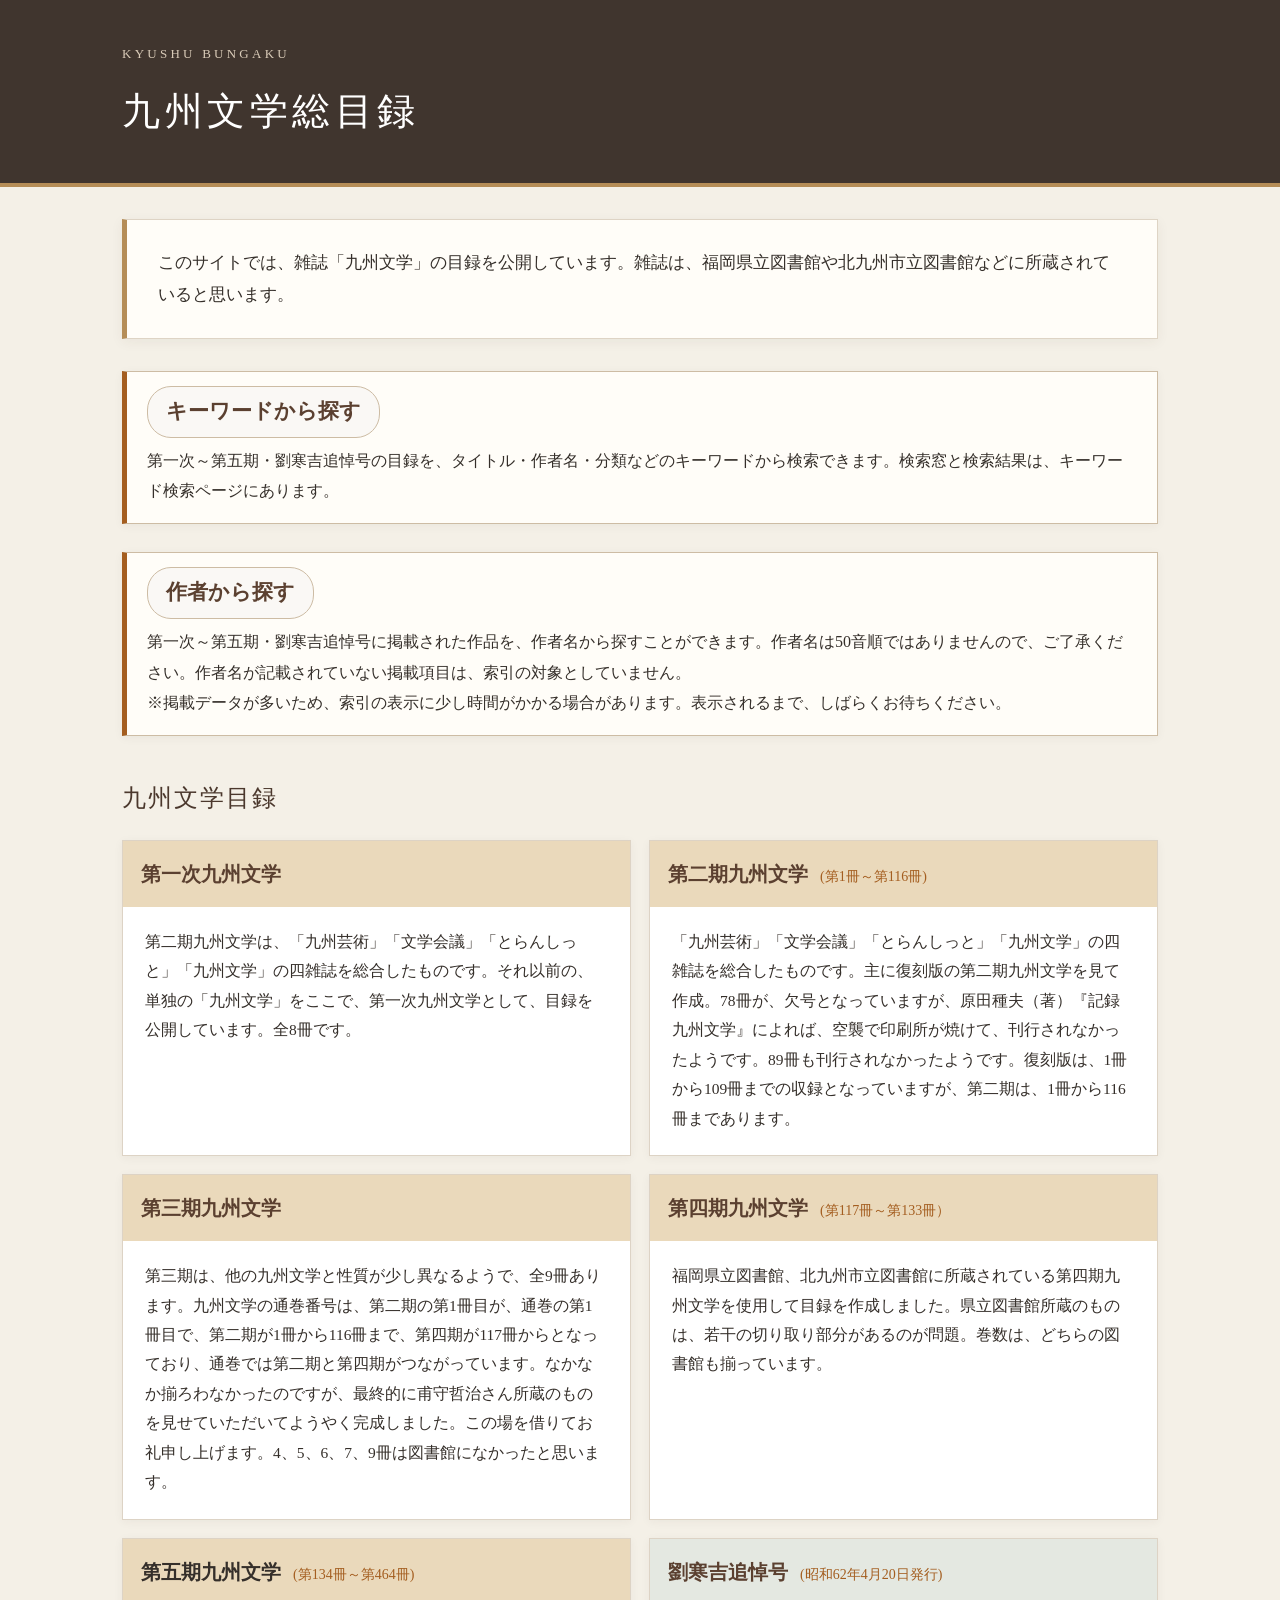
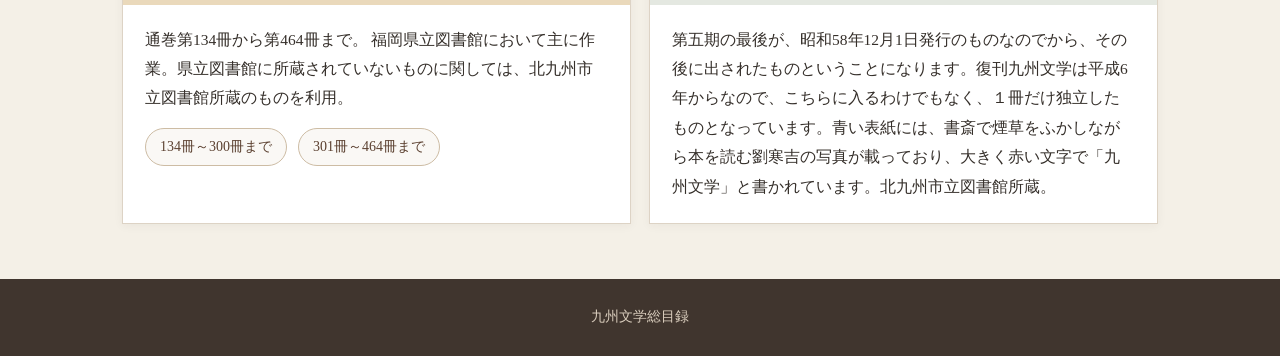
<file: index.html>
<!DOCTYPE html>
<html lang="ja">
<head>
<meta charset="UTF-8">
<meta name="viewport" content="width=device-width, initial-scale=1.0">
<meta name="description" content="九州文学総目録">
<meta name="keywords" content="九州文学,総目録">
<title>九州文学総目録</title>
<style>
* { box-sizing: border-box; }
html { scroll-behavior: smooth; }
body {
  margin: 0;
  background: #f4f0e7;
  color: #352f2a;
  font-family: "Yu Mincho", "Hiragino Mincho ProN", "MS PMincho", serif;
  line-height: 1.9;
  font-size: 16px;
}
a { color: #5b4030; text-decoration: none; }
a:hover { text-decoration: underline; }

.wrap { max-width: 1080px; margin: auto; padding: 0 22px; }

header {
  background: #40352e;
  color: #fff;
  border-bottom: 4px solid #b58d57;
}
.header-inner { padding: 42px 22px 36px; }
.kicker { font-size: 13px; letter-spacing: .25em; color: #d9cbb8; margin-bottom: 8px; }
h1 { margin: 0; font-size: 38px; font-weight: normal; letter-spacing: .12em; }

.intro {
  margin: 32px 0;
  background: #fffdf8;
  border: 1px solid #ded4c5;
  border-left: 5px solid #b58d57;
  padding: 27px 31px;
  box-shadow: 0 3px 12px rgba(60,45,30,.06);
  font-size: 1.05rem;
}
.intro p { margin: 0; }

.section { margin-top: 40px; }
.section-title {
  margin-bottom: 18px;
}
.section-title h2 {
  margin: 0;
  font-size: 24px;
  font-weight: normal;
  letter-spacing: .08em;
  color: #4b382d;
}

.grid {
  display: grid;
  grid-template-columns: 1fr 1fr;
  gap: 18px;
}
.card {
  background: #fff;
  border: 1px solid #ddd3c5;
  box-shadow: 0 2px 9px rgba(60,45,30,.05);
}
.card-head {
  background: #ead9bb;
  padding: 14px 18px;
}
.card-head a, .card-head b {
  font-size: 20px;
  font-weight: bold;
}
/* 目録タイトルは、元の四角い見出しデザインのままにする */
.card-head a {
  color: #5b4030;
}
.card-head .period {
  color: #a45e20;
  font-size: 14px;
  margin-left: 8px;
  font-weight: normal;
}
.card-body {
  padding: 20px 22px 22px;
  font-size: 15.5px;
}
.card-body p { margin: 0; }

.links { margin-top: 15px; }
.link-pill {
  display: inline-block;
  padding: 5px 14px;
  border: 1px solid #cdbca4;
  border-radius: 20px;
  margin-right: 7px;
  font-size: 14px;
  background: #faf8f5;
}
.link-pill:hover {
  background: #ead9bb;
}

/* 劉寒吉追悼号専用のヘッダー背景色 */
.card-head.special {
  background: #e4e8e1;
}

footer {
  margin-top: 55px;
  background: #40352e;
  color: #d9cdbd;
  padding: 25px 0;
  font-size: 14px;
  text-align: center;
}

@media(max-width:700px) {
  .wrap { padding: 0 15px; }
  .header-inner { padding: 30px 15px; }
  h1 { font-size: 28px; }
  .intro { padding: 22px 19px; margin: 20px 0; font-size: 1rem; }
  .grid { grid-template-columns: 1fr; }
  .card-body { font-size: 15px; }
}

.author-index-card {
  margin-top: 28px;
  background: #fffdf8;
  border: 1px solid #cdbca4;
  border-left: 5px solid #a45e20;
  box-shadow: 0 2px 9px rgba(60,45,30,.05);
}
.author-index-card a {
  display: inline-block;
  margin: 14px 20px 8px;
  padding: 5px 18px;
  border: 1px solid #cdbca4;
  border-radius: 24px;
  background: #faf8f5;
  font-size: 21px;
  font-weight: bold;
  color: #5b4030;
  transition: background-color .15s ease;
}
.author-index-card p {
  margin: 0;
  padding: 0 20px 17px;
  font-size: 16px;
}
.author-index-card a:hover,
.author-index-card a:focus-visible {
  background: #ead9bb;
  text-decoration: none;
  outline: 2px solid #a45e20;
  outline-offset: 2px;
}

</style>
</head>
<body>

<header>
  <div class="wrap header-inner">
    <div class="kicker">KYUSHU BUNGAKU</div>
    <h1>九州文学総目録</h1>
  </div>
</header>

<main class="wrap">

  <section class="intro">
    <p>このサイトでは、雑誌「九州文学」の目録を公開しています。雑誌は、福岡県立図書館や北九州市立図書館などに所蔵されていると思います。
    <!-- ソースまで読んでくれてありがとうございます。この目録は、九州大学大学院の院生だった頃に、私、末永亮治が作成したものです。 -->
    </p>
  </section>

  <section class="author-index-card" aria-label="キーワード検索">
    <a href="kensaku.html">キーワードから探す</a>
    <p>第一次～第五期・劉寒吉追悼号の目録を、タイトル・作者名・分類などのキーワードから検索できます。検索窓と検索結果は、キーワード検索ページにあります。</p>
  </section>

  <section class="author-index-card" aria-label="作者索引">
    <a href="author.html">作者から探す</a>
    <p>第一次～第五期・劉寒吉追悼号に掲載された作品を、作者名から探すことができます。作者名は50音順ではありませんので、ご了承ください。作者名が記載されていない掲載項目は、索引の対象としていません。<br>※掲載データが多いため、索引の表示に少し時間がかかる場合があります。表示されるまで、しばらくお待ちください。</p>
  </section>

  <section class="section">
    <div class="section-title"><h2>九州文学目録</h2></div>

    <div class="grid">

      <!-- 第一次九州文学 -->
      <article class="card">
        <div class="card-head">
          <a href="dai1.html">第一次九州文学</a>
        </div>
        <div class="card-body">
          <p>第二期九州文学は、「九州芸術」「文学会議」「とらんしっと」「九州文学」の四雑誌を総合したものです。それ以前の、単独の「九州文学」をここで、第一次九州文学として、目録を公開しています。全8冊です。</p>
        </div>
      </article>

      <!-- 第二期九州文学 -->
      <article class="card">
        <div class="card-head">
          <a href="dai2.html">第二期九州文学</a>
          <span class="period">(第1冊～第116冊)</span>
        </div>
        <div class="card-body">
          <p>「九州芸術」「文学会議」「とらんしっと」「九州文学」の四雑誌を総合したものです。主に復刻版の第二期九州文学を見て作成。78冊が、欠号となっていますが、原田種夫（著）『記録九州文学』によれば、空襲で印刷所が焼けて、刊行されなかったようです。89冊も刊行されなかったようです。復刻版は、1冊から109冊までの収録となっていますが、第二期は、1冊から116冊まであります。</p>
        </div>
      </article>

      <!-- 第三期九州文学 -->
      <article class="card">
        <div class="card-head">
          <a href="dai3.html">第三期九州文学</a>
        </div>
        <div class="card-body">
          <p>第三期は、他の九州文学と性質が少し異なるようで、全9冊あります。九州文学の通巻番号は、第二期の第1冊目が、通巻の第1冊目で、第二期が1冊から116冊まで、第四期が117冊からとなっており、通巻では第二期と第四期がつながっています。なかなか揃ろわなかったのですが、最終的に甫守哲治さん所蔵のものを見せていただいてようやく完成しました。この場を借りてお礼申し上げます。4、5、6、7、9冊は図書館になかったと思います。</p>
        </div>
      </article>

      <!-- 第四期九州文学 -->
      <article class="card">
        <div class="card-head">
          <a href="dai4.html">第四期九州文学</a>
          <span class="period">(第117冊～第133冊）</span>
        </div>
        <div class="card-body">
          <p>福岡県立図書館、北九州市立図書館に所蔵されている第四期九州文学を使用して目録を作成しました。県立図書館所蔵のものは、若干の切り取り部分があるのが問題。巻数は、どちらの図書館も揃っています。</p>
        </div>
      </article>

      <!-- 第五期九州文学 -->
      <article class="card">
        <div class="card-head">
          <b>第五期九州文学</b>
          <span class="period">(第134冊～第464冊)</span>
        </div>
        <div class="card-body">
          <p>通巻第134冊から第464冊まで。 福岡県立図書館において主に作業。県立図書館に所蔵されていないものに関しては、北九州市立図書館所蔵のものを利用。</p>
          <div class="links">
            <a class="link-pill" href="dai501.html">134冊～300冊まで</a>
            <a class="link-pill" href="dai502.html">301冊～464冊まで</a>
          </div>
        </div>
      </article>

      <!-- 劉寒吉追悼号 -->
      <article class="card">
        <div class="card-head special">
          <a href="ryu.html">劉寒吉追悼号</a>
          <span class="period">(昭和62年4月20日発行)</span>
        </div>
        <div class="card-body">
          <p>第五期の最後が、昭和58年12月1日発行のものなのでから、その後に出されたものということになります。復刊九州文学は平成6年からなので、こちらに入るわけでもなく、１冊だけ独立したものとなっています。青い表紙には、書斎で煙草をふかしながら本を読む劉寒吉の写真が載っており、大きく赤い文字で「九州文学」と書かれています。北九州市立図書館所蔵。</p>
        </div>
      </article>

    </div>
  </section>

</main>

<footer>
  <div class="wrap">
    九州文学総目録
  </div>
</footer>

</body>
</html>
</file>
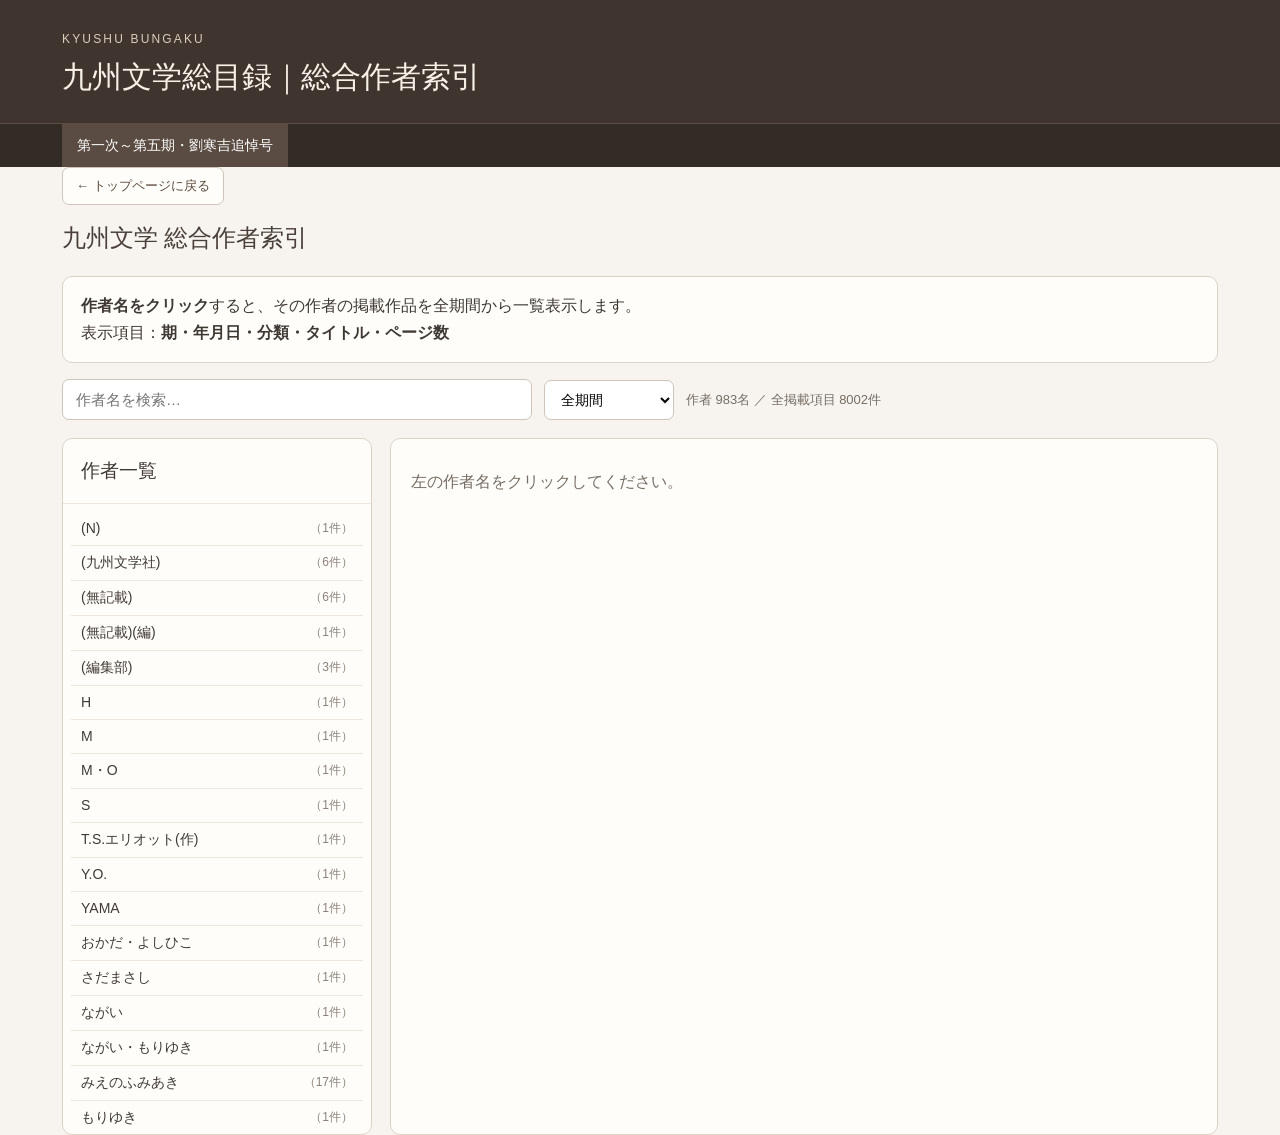
<file: author.html>
<!DOCTYPE html>
<html lang="ja">
<head>
<meta charset="UTF-8">
<meta name="viewport" content="width=device-width, initial-scale=1.0">
<title>九州文学総合作者索引</title>
<style>
*{box-sizing:border-box}
body{margin:0;background:#f7f4ef;color:#3f3934;font-family:"Noto Sans JP","Yu Gothic",Meiryo,sans-serif;line-height:1.65}
.wrap{max-width:1200px;margin:0 auto;padding:0 22px}
header{background:#40352e;color:#f7f0e7}
.header-inner{padding:30px 22px 22px}
.kicker{font-size:12px;letter-spacing:.18em;color:#d9cdbd}
h1{margin:2px 0 0;font-family:Georgia,"Yu Mincho",serif;font-size:30px;font-weight:500}
nav{background:#332b26;border-top:1px solid #5a4c42}
.nav{display:flex;overflow:auto}
.nav span{display:block;color:#d9cdbd;padding:10px 15px;font-size:14px;white-space:nowrap}
.nav span.active{background:#5a4c42;color:#fff}
main{padding:30px 0 60px}
.back-home{display:inline-block;margin-bottom:14px;padding:7px 13px;border:1px solid #cfc4b9;border-radius:7px;background:#fffdf9;color:#5b4a3e;text-decoration:none;font-size:13px}.back-home:hover{background:#f0e7d8}
.page-title{font-family:Georgia,"Yu Mincho",serif;font-weight:500;margin:0 0 18px;color:#4a4039}
.intro{background:#fffdf9;border:1px solid #ddd3c5;border-radius:10px;padding:16px 18px;margin-bottom:16px}
.controls{display:flex;align-items:center;gap:12px;flex-wrap:wrap;margin-bottom:18px}
input{flex:1;min-width:240px;max-width:470px;padding:11px 13px;border:1px solid #cfc4b9;border-radius:7px;background:#fff;font-size:15px}
select{padding:10px 12px;border:1px solid #cfc4b9;border-radius:7px;background:#fff;font-size:14px}
.count{font-size:13px;color:#776e65}
.layout{display:grid;grid-template-columns:310px 1fr;gap:18px}
.panel{background:#fffdf9;border:1px solid #ddd3c5;border-radius:10px;overflow:hidden}
.panel h2{font-family:Georgia,"Yu Mincho",serif;font-weight:500;font-size:19px;margin:0;padding:16px 18px;border-bottom:1px solid #eee7de}
.author-list{padding:8px;max-height:70vh;overflow:auto}
.author-btn{display:block;width:100%;text-align:left;border:0;border-bottom:1px solid #eee7de;background:transparent;padding:8px 10px;color:#403a35;font-size:14px;cursor:pointer}
.author-btn:hover,.author-btn.active{background:#f0e7d8}
.author-btn span{float:right;color:#8a8179;font-size:12px}
.detail-head{padding:16px 20px;background:#f0e7d8;border-bottom:1px solid #ddd3c5}
.detail-head strong{font-size:23px;font-weight:normal}
table{width:100%;border-collapse:collapse;font-size:14px}
th,td{padding:10px 12px;border-bottom:1px solid #eee7de;text-align:left;vertical-align:top}
th{background:#faf7f2;color:#5b4a3e;font-weight:bold}
tr:nth-child(even) td{background:#fcfaf7}
.period{white-space:nowrap;font-weight:600}
.category{white-space:nowrap;color:#8c5828;font-weight:bold}
.pages{white-space:nowrap;color:#776e65}
.detail-empty{padding:30px 20px;color:#776e65}
.small{font-size:12px;color:#776e65}
@media(max-width:800px){.layout{grid-template-columns:1fr}.author-list{max-height:300px}table{font-size:13px}}
</style>
</head>
<body>
<header>
  <div class="wrap header-inner">
    <div class="kicker">KYUSHU BUNGAKU</div>
    <h1>九州文学総目録｜総合作者索引</h1>
  </div>
  <nav><div class="wrap"><div class="nav">
    <span class="active">第一次～第五期・劉寒吉追悼号</span>
  </div></div></nav>
</header>
<main class="wrap">
  <a class="back-home" href="index.html">← トップページに戻る</a>
  <h2 class="page-title">九州文学 総合作者索引</h2>
  <div class="intro">
    <strong>作者名をクリック</strong>すると、その作者の掲載作品を全期間から一覧表示します。<br>
    表示項目：<strong>期・年月日・分類・タイトル・ページ数</strong>
  </div>
  <div class="controls">
    <input id="search" type="search" placeholder="作者名を検索…">
    <select id="period"><option value="すべて">全期間</option></select>
    <div class="count" id="count"></div>
  </div>
  <div class="layout">
    <section class="panel">
      <h2>作者一覧</h2>
      <div class="author-list" id="authors"></div>
    </section>
    <section class="panel" id="detail">
      <div class="detail-empty">左の作者名をクリックしてください。</div>
    </section>
  </div>
</main>
<script src="author_data.js"></script>
<script>
const byAuthor=new Map();
for(const r of DATA.records){
  if(!byAuthor.has(r.author)) byAuthor.set(r.author,[]);
  byAuthor.get(r.author).push(r);
}
const periods=["すべて","第一次","第二期","第三期","第四期","第五期","劉寒吉追悼号"];
const authors=DATA.authors;
const list=document.getElementById("authors");
const detail=document.getElementById("detail");
const search=document.getElementById("search");
const period=document.getElementById("period");
const count=document.getElementById("count");

function esc(s){return String(s).replace(/[&<>"']/g,c=>({"&":"&amp;","<":"&lt;",">":"&gt;",'"':"&quot;","'":"&#39;"}[c]))}
function filteredAuthors(){
  const q=search.value.trim().toLowerCase();
  const p=period.value;
  return authors.filter(a=>{
    if(q && !a.toLowerCase().includes(q)) return false;
    if(p==="すべて") return true;
    return (byAuthor.get(a)||[]).some(r=>r.period===p);
  });
}
function renderList(){
  const names=filteredAuthors();
  list.innerHTML=names.map(a=>{
    const n=(byAuthor.get(a)||[]).filter(r=>period.value==="すべて"||r.period===period.value).length;
    return `<button class="author-btn" data-author="${esc(a)}">${esc(a)}<span>（${n}件）</span></button>`;
  }).join("");
  count.textContent=`作者 ${names.length}名 ／ 全掲載項目 ${DATA.records.length}件`;
  list.querySelectorAll(".author-btn").forEach(b=>b.onclick=()=>showAuthor(b.dataset.author,b));
}
function showAuthor(author,btn){
  list.querySelectorAll(".author-btn").forEach(b=>b.classList.remove("active"));
  if(btn) btn.classList.add("active");
  const rows=(byAuthor.get(author)||[]).filter(r=>period.value==="すべて"||r.period===period.value);
  rows.sort((a,b)=>a.period.localeCompare(b.period,'ja') || a.date.localeCompare(b.date,'ja'));
  detail.innerHTML=`
    <div class="detail-head"><strong>${esc(author)}</strong><div class="small">${rows.length}件</div></div>
    <div style="overflow:auto"><table>
    <thead><tr><th>期・号</th><th>年月日・号</th><th>分類</th><th>タイトル</th><th>ページ数</th></tr></thead>
    <tbody>${rows.map(r=>`<tr>
      <td class="period">${esc(r.period)}</td>
      <td>${esc(r.date)}</td>
      <td class="category">${esc(r.category)}</td>
      <td>${esc(r.title)}</td>
      <td class="pages">${esc(r.pages)}</td>
    </tr>`).join("")}</tbody></table></div>`;
}
search.addEventListener("input",renderList);
period.addEventListener("change",()=>{renderList(); detail.innerHTML='<div class="detail-empty">左の作者名をクリックしてください。</div>';});
periods.slice(1).forEach(p=>{const o=document.createElement("option");o.value=p;o.textContent=p;period.appendChild(o)});
renderList();
</script>
</body>
</html>
</file>
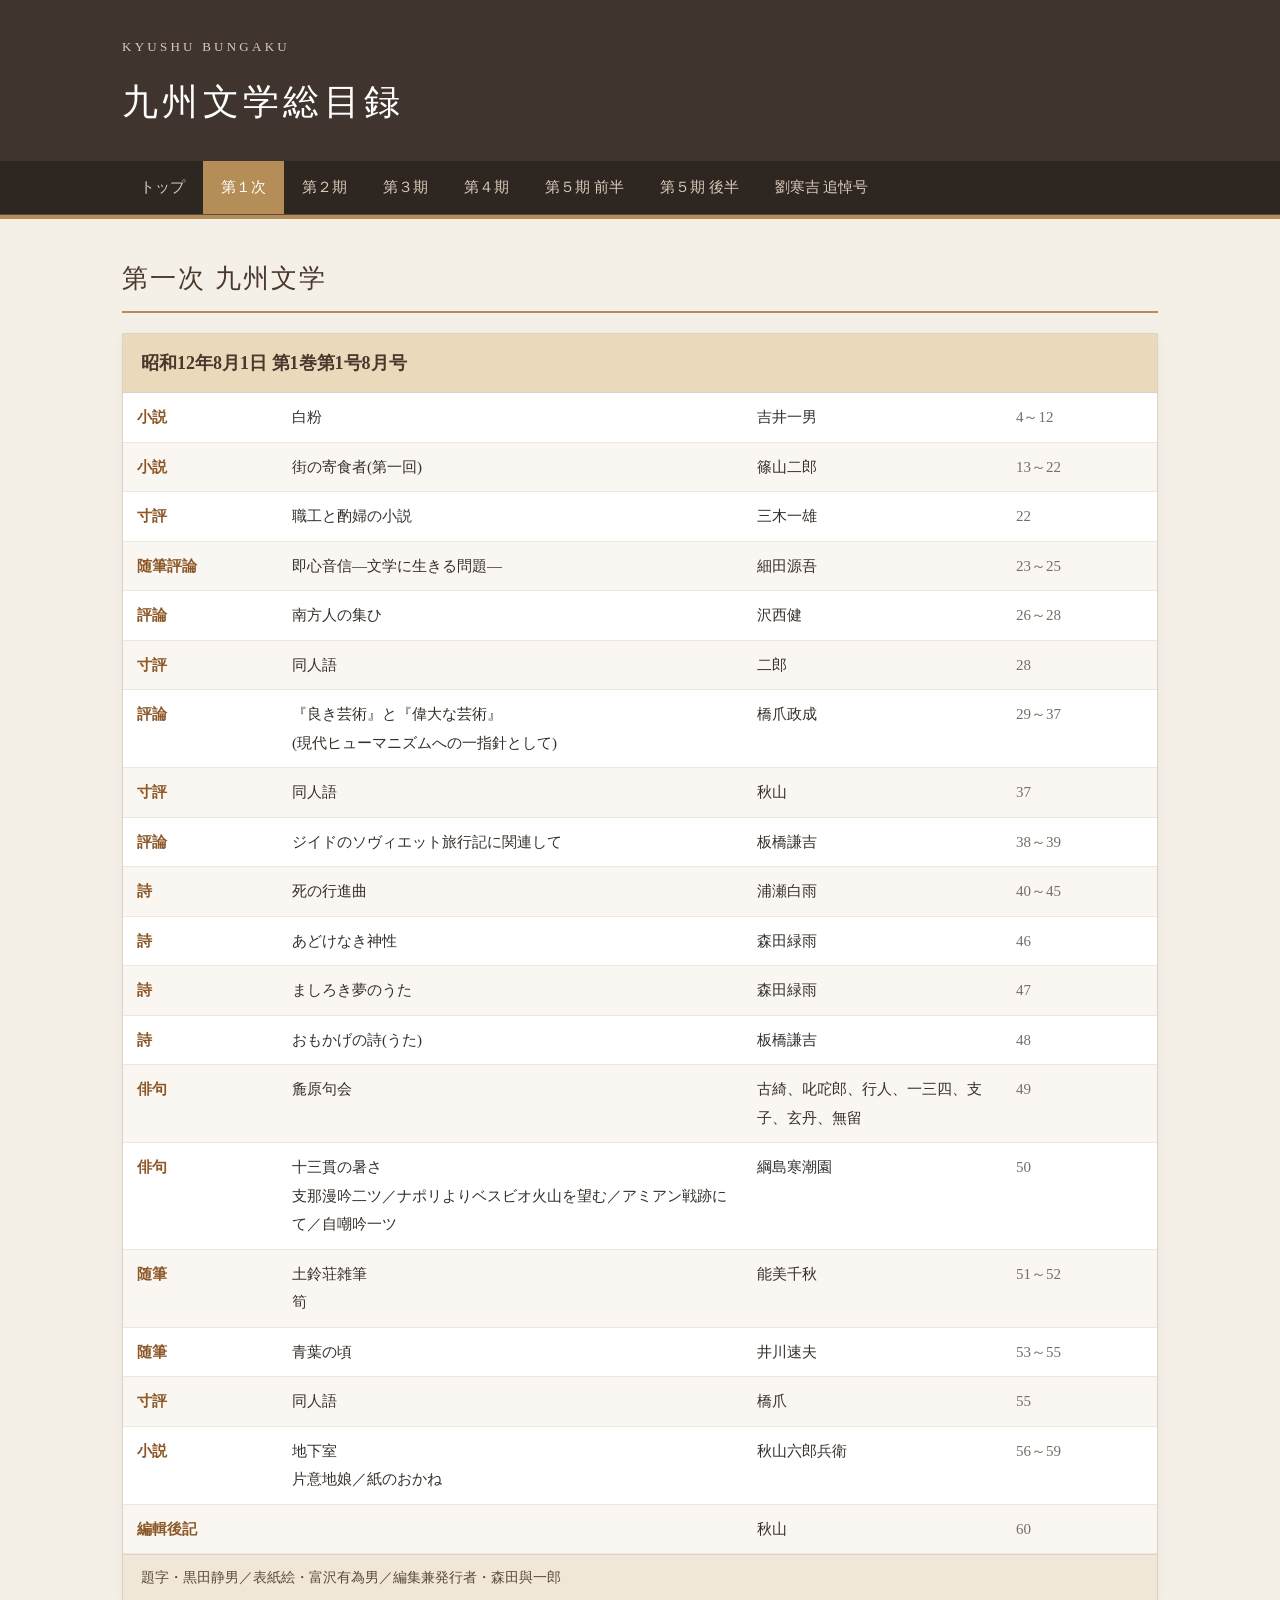
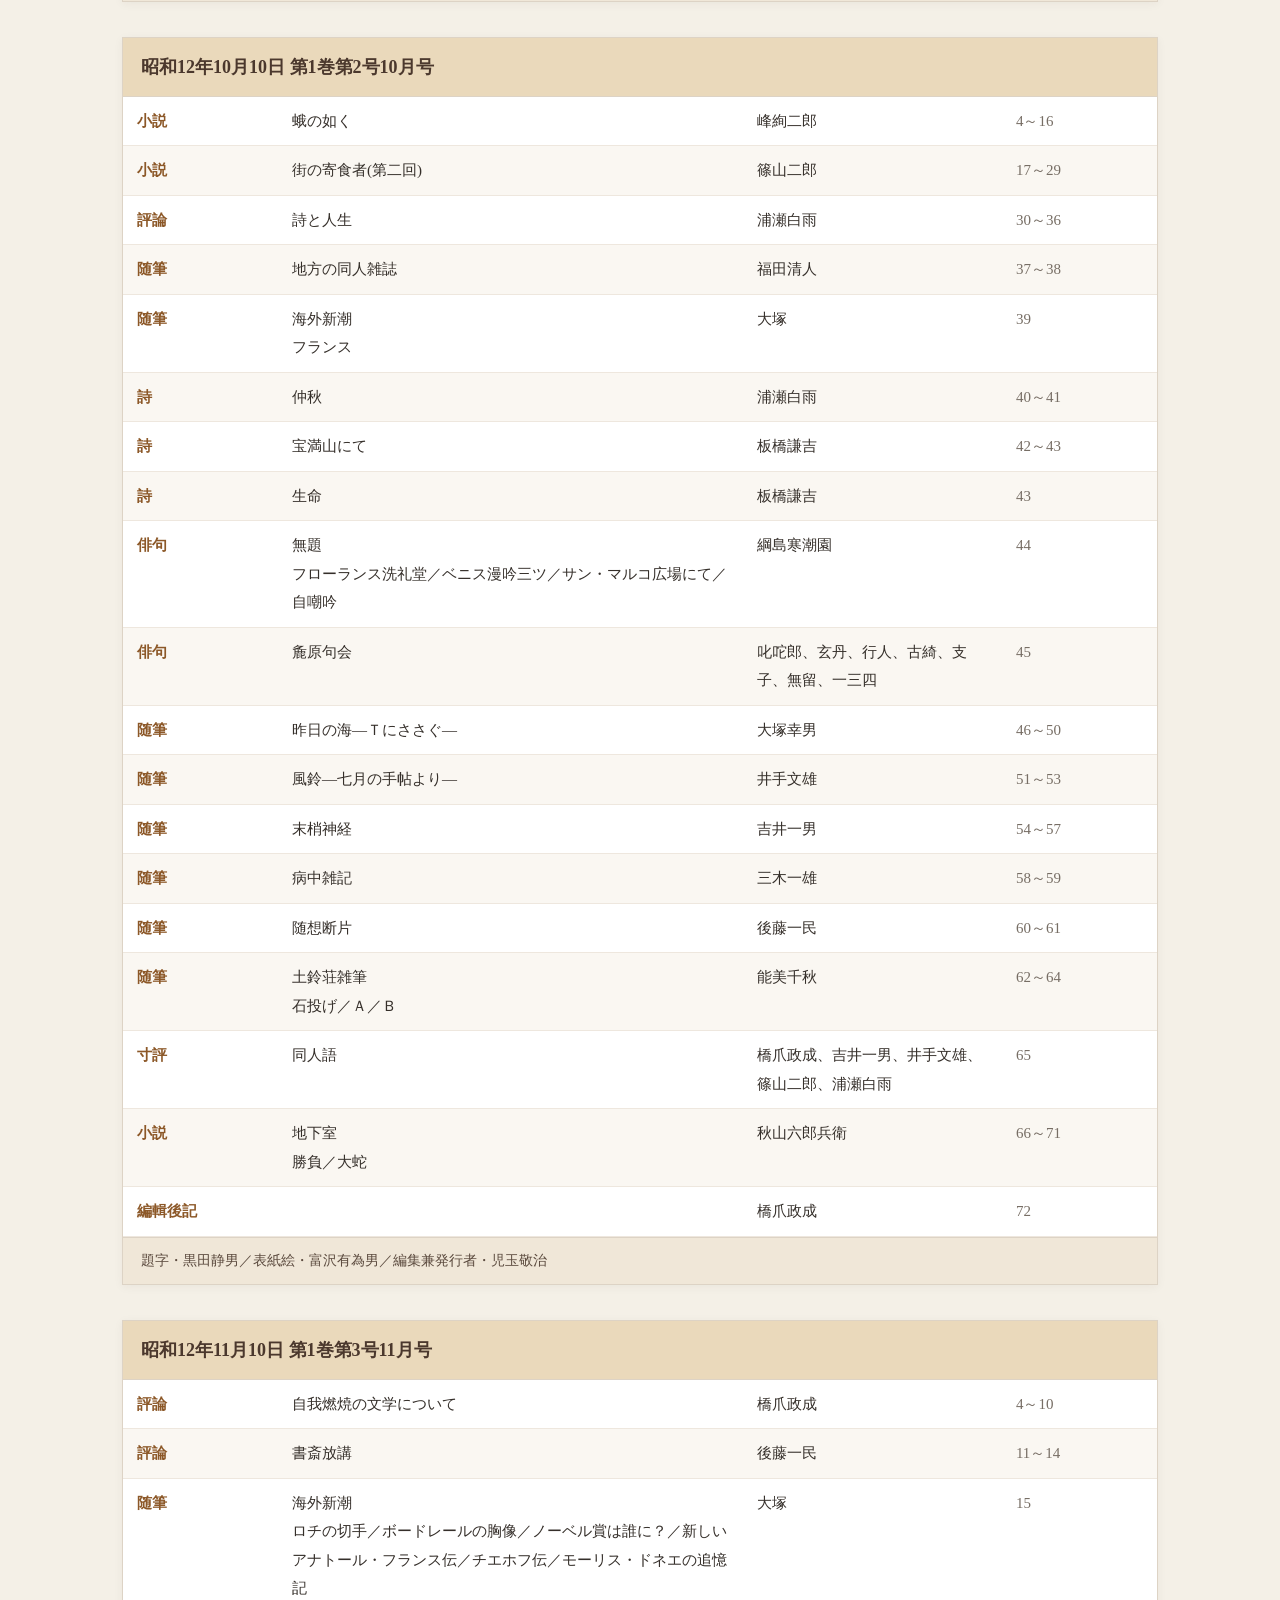
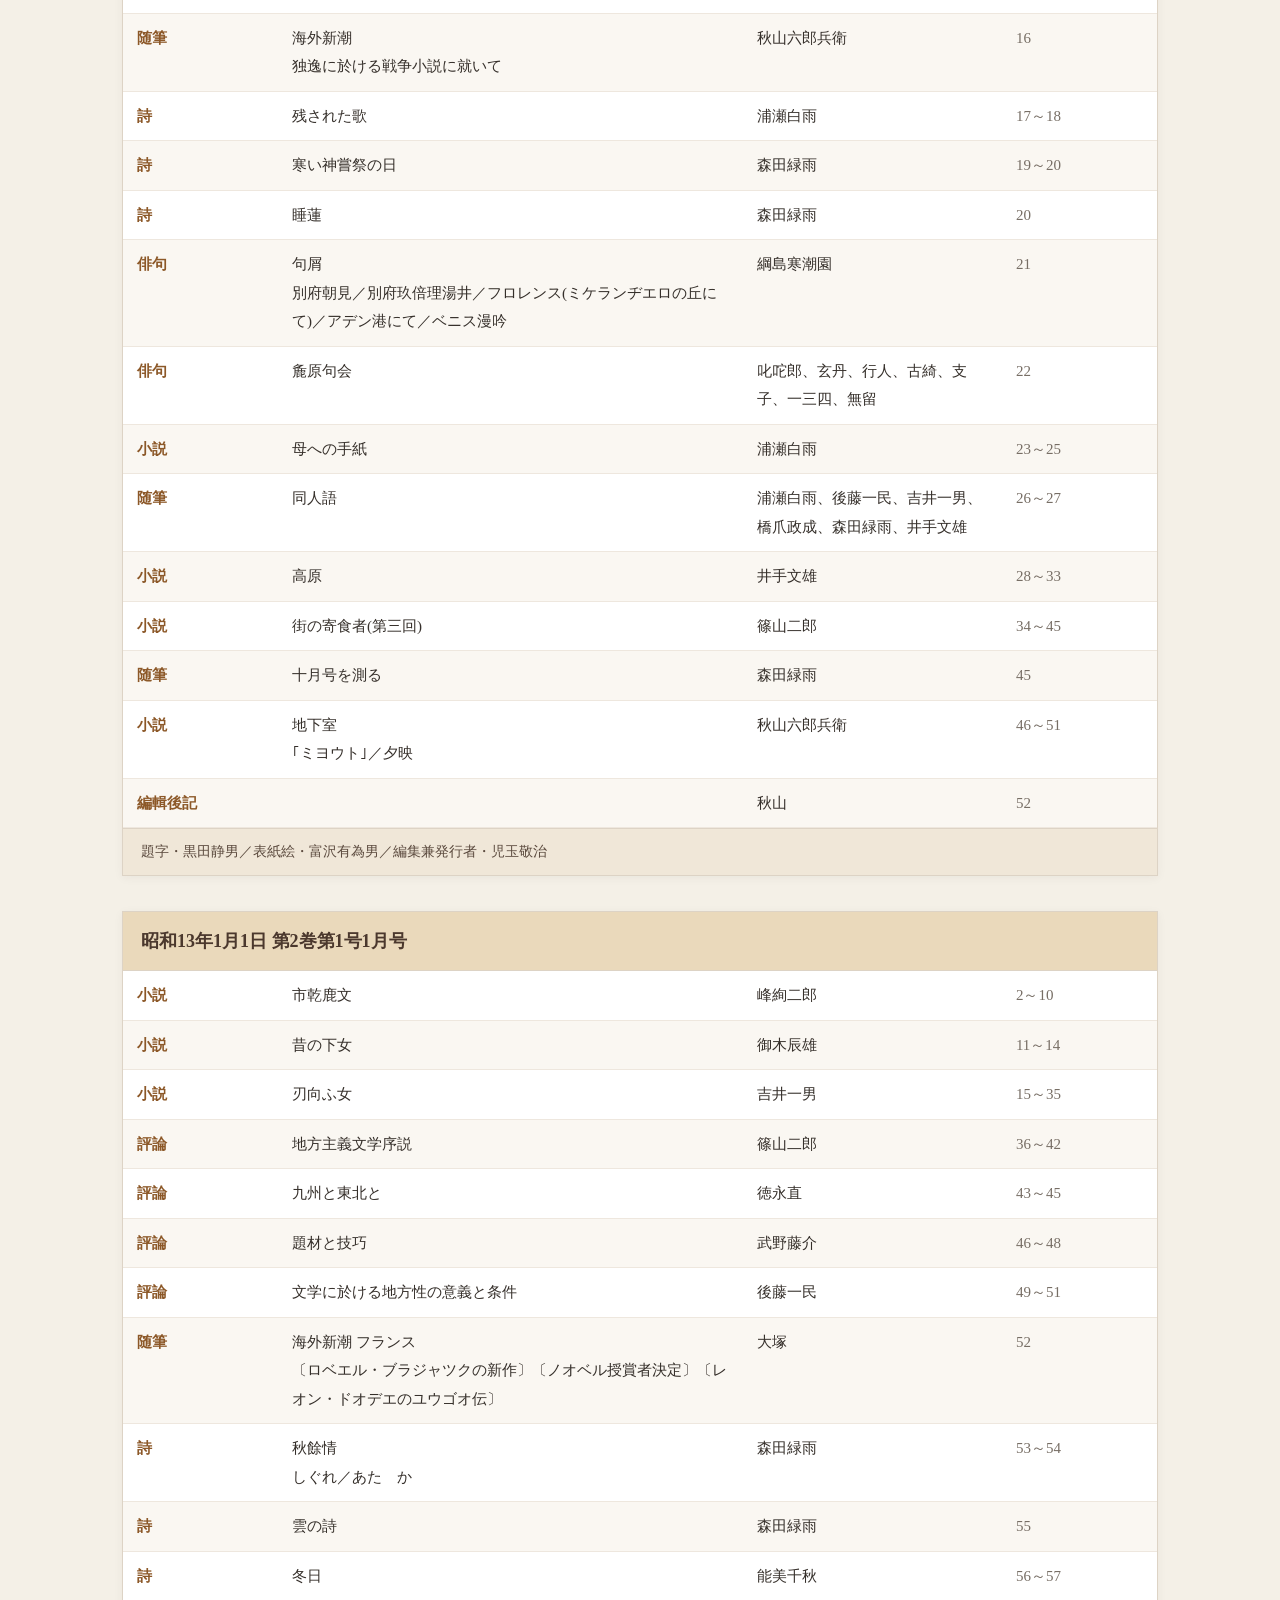
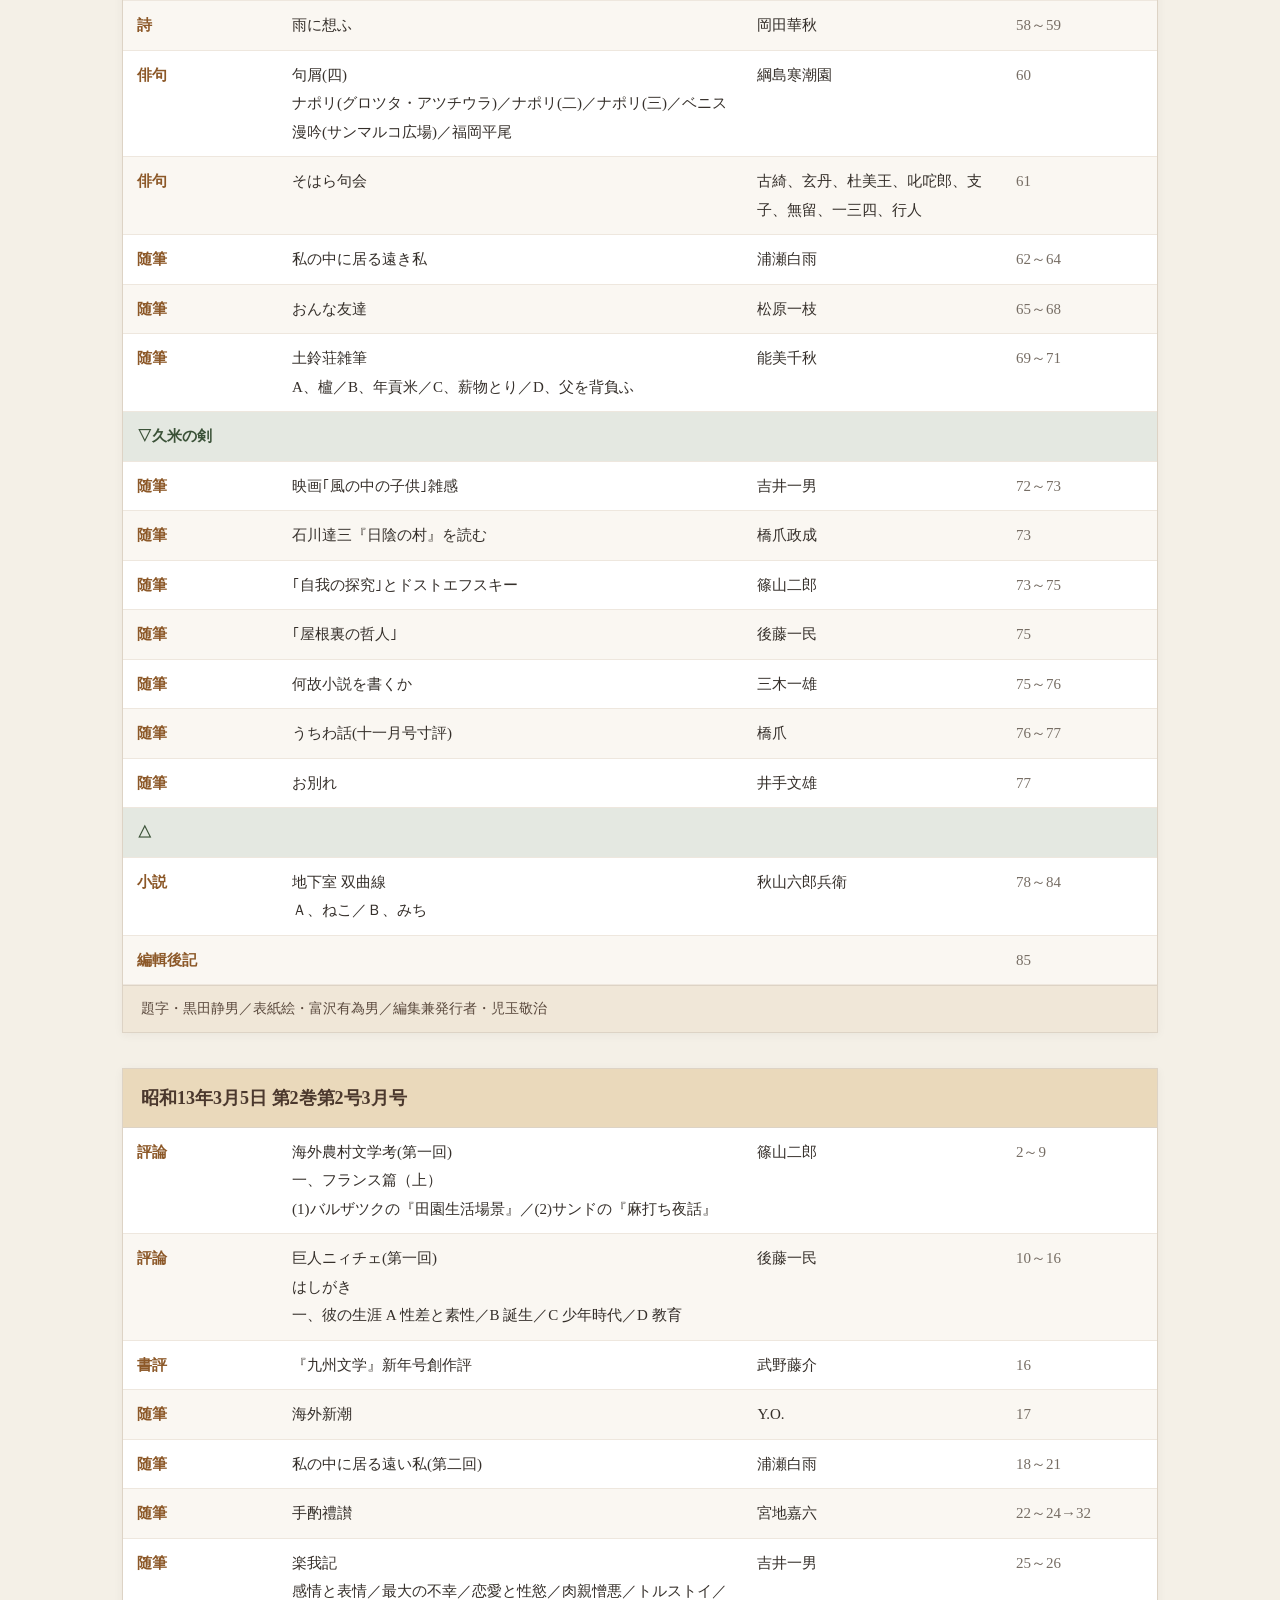
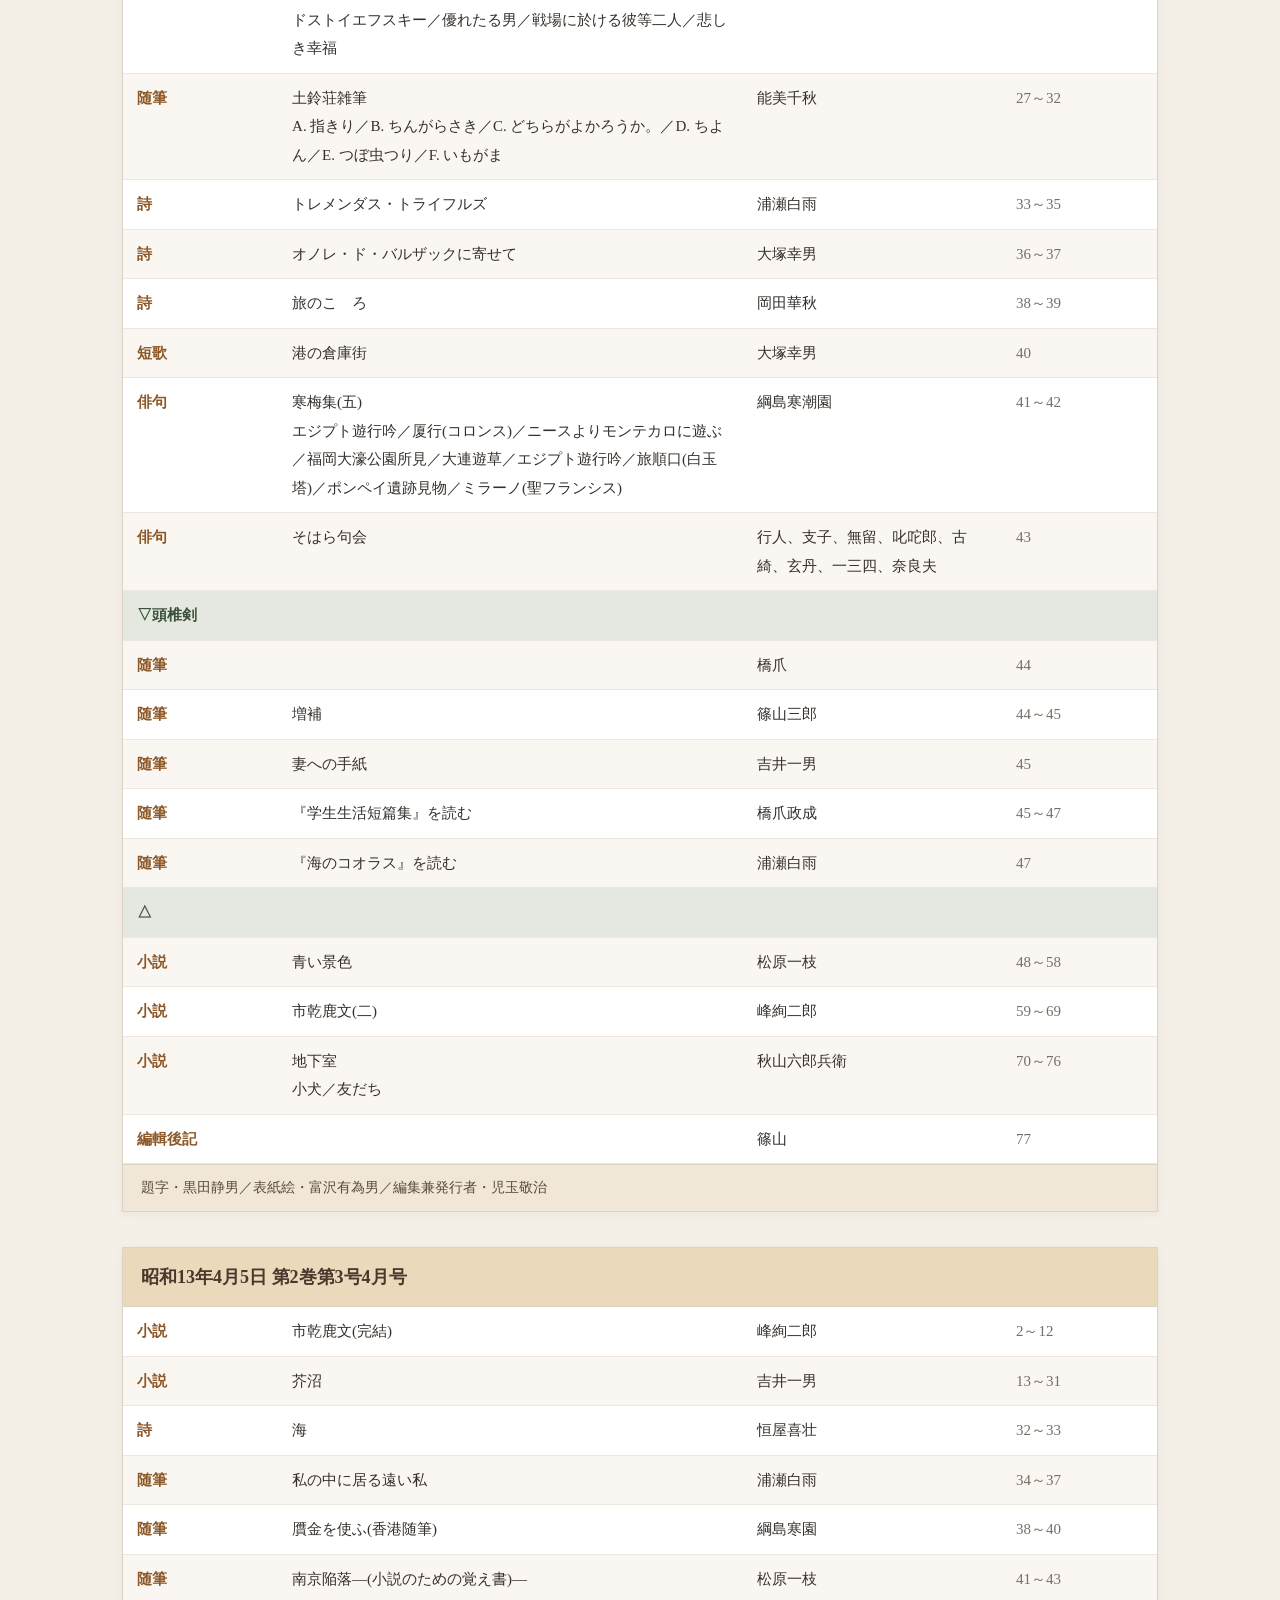
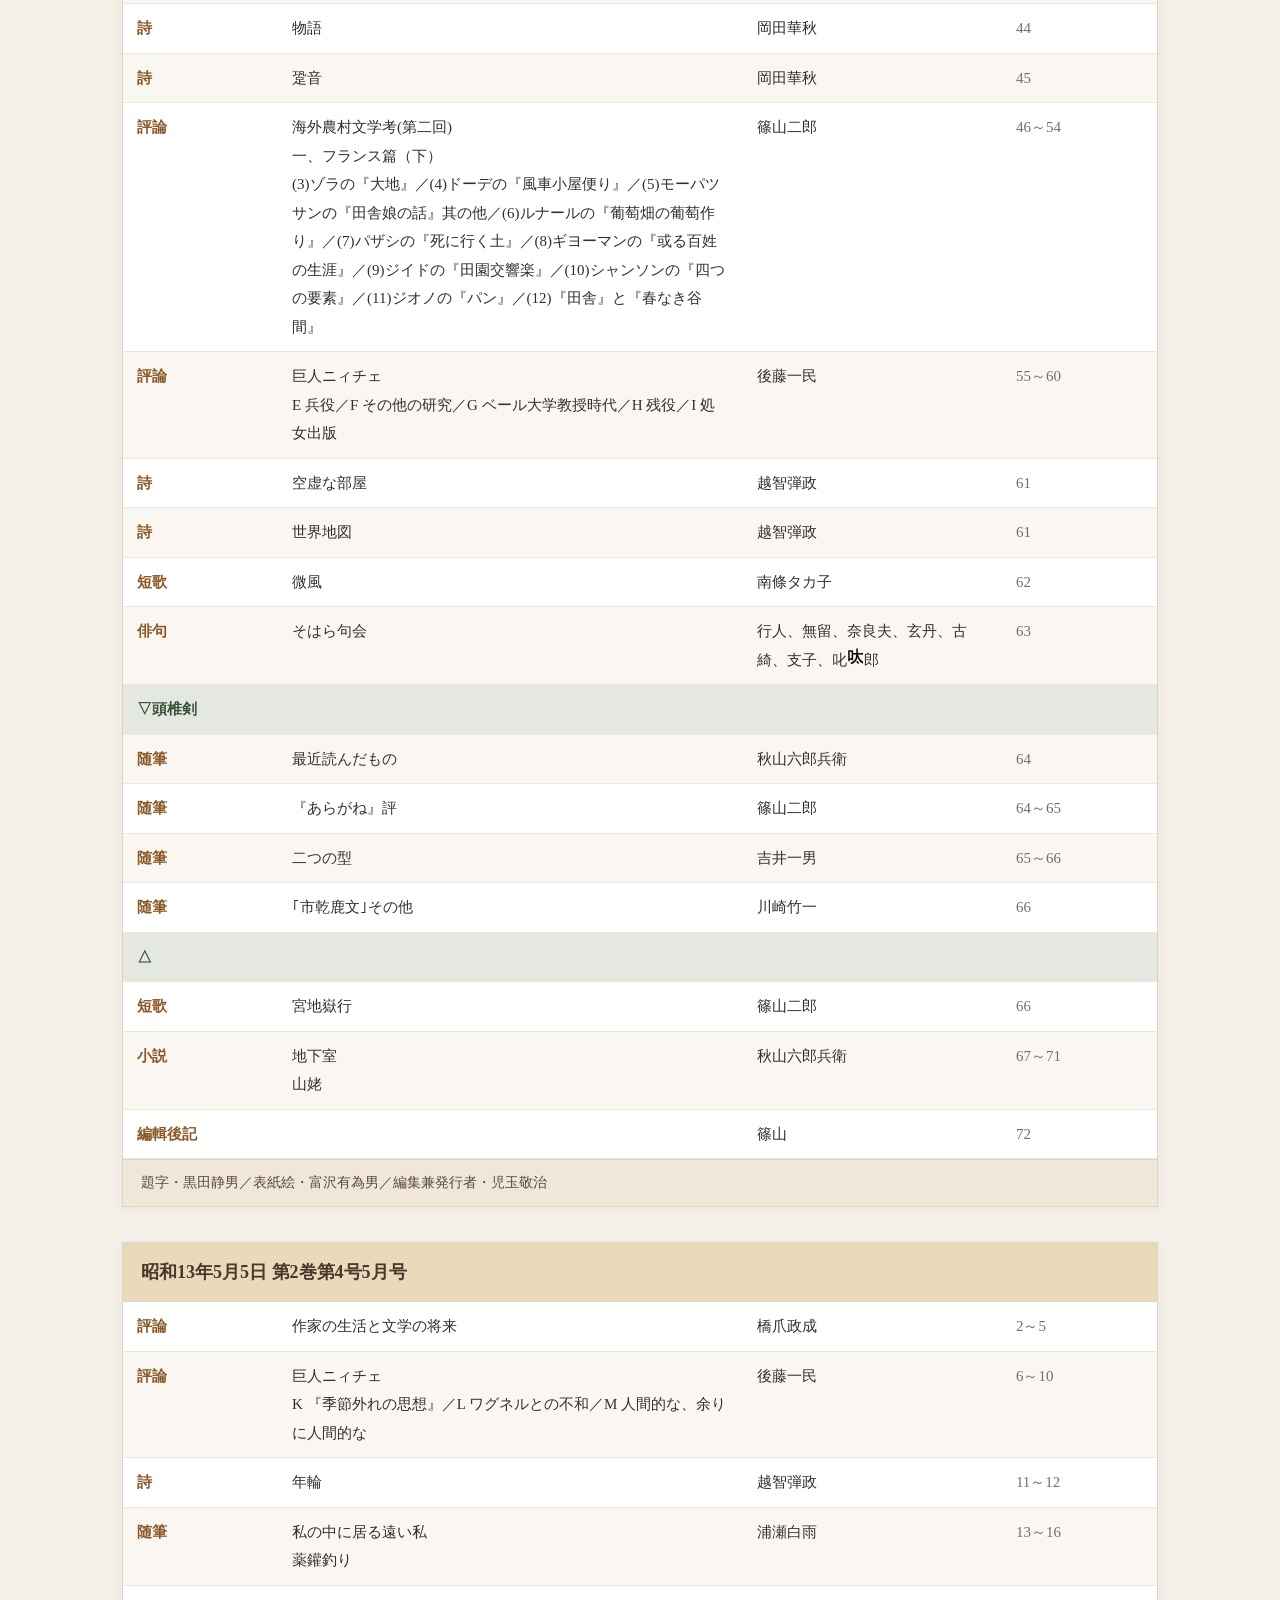
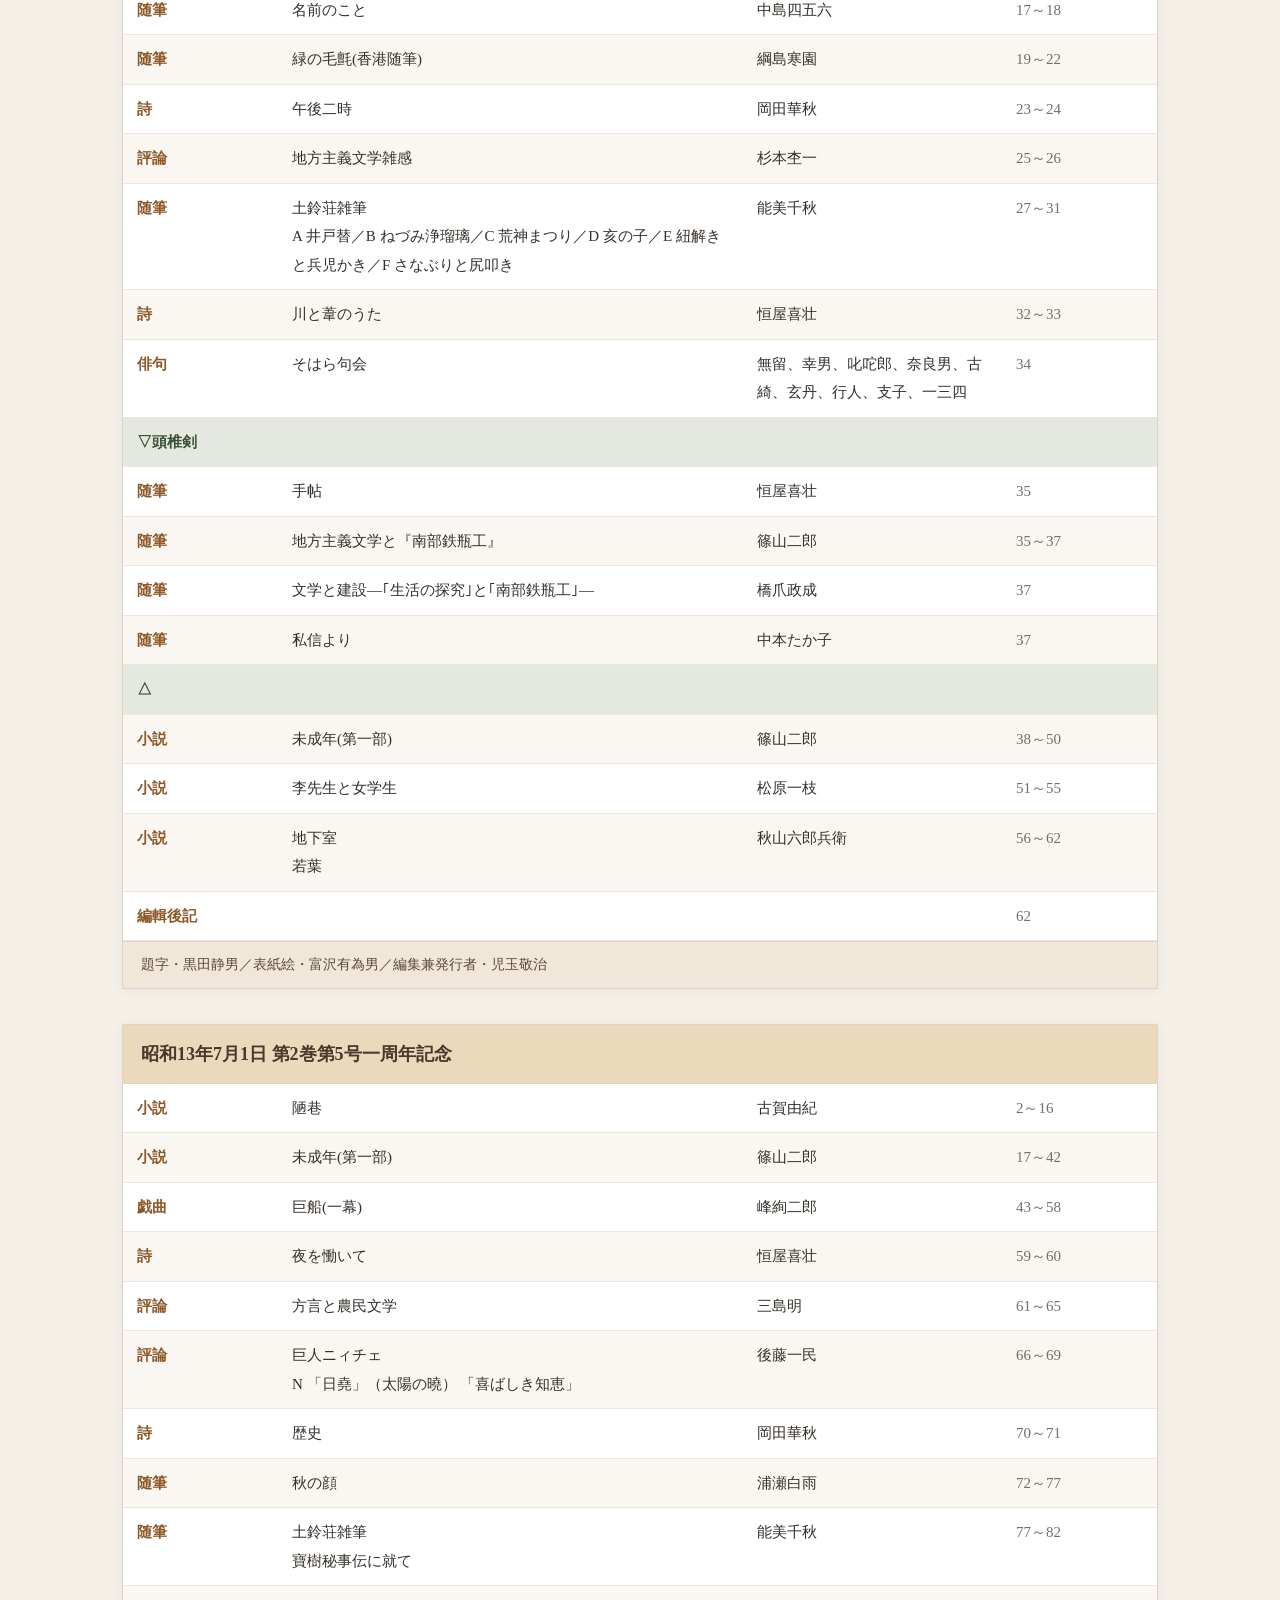
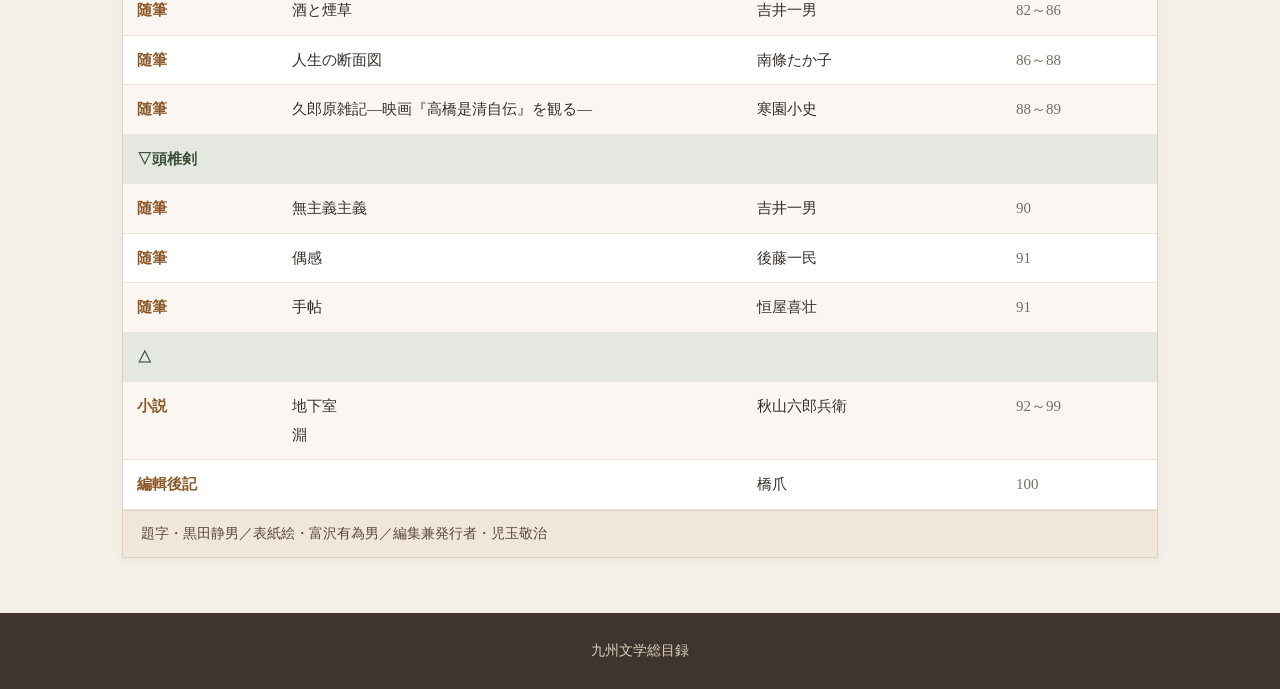
<file: dai1.html>
<!DOCTYPE html>
<html lang="ja">
<head>
<meta charset="UTF-8">
<meta name="viewport" content="width=device-width, initial-scale=1.0">
<meta name="description" content="第一次 九州文学 目録 - 九州文学総目録">
<meta name="keywords" content="九州文学,総目録,第一次">
<title>第一次 九州文学 - 九州文学総目録</title>
<style>
* { box-sizing: border-box; }
html { scroll-behavior: smooth; }
body {
  margin: 0;
  background: #f4f0e7;
  color: #352f2a;
  font-family: "Yu Mincho", "Hiragino Mincho ProN", "MS PMincho", serif;
  line-height: 1.9;
  font-size: 16px;
}
a { color: #5b4030; text-decoration: none; }
a:hover { text-decoration: underline; }

.wrap { max-width: 1080px; margin: auto; padding: 0 22px; }

/* ヘッダー */
header {
  background: #40352e;
  color: #fff;
  border-bottom: 4px solid #b58d57;
}
.header-inner { padding: 35px 22px 25px; }
.kicker { font-size: 13px; letter-spacing: .25em; color: #d9cbb8; margin-bottom: 8px; }
h1 { margin: 0; font-size: 36px; font-weight: normal; letter-spacing: .12em; }
h1 a { color: #fff; text-decoration: none; }

/* ナビゲーションメニュー */
nav {
  background: #2e2621;
  border-bottom: 1px solid #5b4a3e;
}
.nav-list {
  list-style: none;
  margin: 0;
  padding: 0;
  display: flex;
  flex-wrap: wrap;
}
.nav-list li { margin: 0; }
.nav-list a {
  display: block;
  padding: 12px 18px;
  color: #d9cbb8;
  font-size: 15px;
  transition: background 0.2s;
}
.nav-list a:hover, .nav-list a.active {
  background: #b58d57;
  color: #fff;
  text-decoration: none;
}

/* メインコンテンツ */
.page-title {
  margin: 35px 0 20px;
  font-size: 26px;
  font-weight: normal;
  color: #4b382d;
  letter-spacing: .08em;
  border-bottom: 2px solid #b58d57;
  padding-bottom: 8px;
}

/* 目録テーブルブロック */
.issue-block {
  background: #fff;
  border: 1px solid #ddd3c5;
  box-shadow: 0 2px 9px rgba(60,45,30,.05);
  margin-bottom: 35px;
  overflow: hidden;
}

.issue-header {
  background: #ead9bb;
  padding: 12px 18px;
  font-size: 18px;
  font-weight: bold;
  color: #4b382d;
  border-bottom: 1px solid #ddd3c5;
}

.catalog-table {
  width: 100%;
  border-collapse: collapse;
  font-size: 15px;
}

.catalog-table th, .catalog-table td {
  padding: 10px 14px;
  border-bottom: 1px solid #eee7de;
  text-align: left;
  vertical-align: top;
}

.catalog-table tr:nth-child(even) {
  background-color: #faf7f2;
}

.col-genre { width: 15%; color: #8c5828; font-weight: bold; white-space: nowrap; }
.col-title { width: 45%; }
.col-author { width: 25%; }
.col-page { width: 15%; text-align: right; color: #776e65; white-space: nowrap; }

.issue-footer {
  background: #f0e7d8;
  padding: 10px 18px;
  font-size: 13.5px;
  color: #5b4a3e;
  border-top: 1px solid #ddd3c5;
}

.sub-header-row {
  background: #e4e8e1 !important;
  font-weight: bold;
  color: #3b5238;
}

/* フッター */
footer {
  margin-top: 55px;
  background: #40352e;
  color: #d9cdbd;
  padding: 25px 0;
  font-size: 14px;
  text-align: center;
}

@media(max-width:700px) {
  .wrap { padding: 0 12px; }
  .header-inner { padding: 25px 12px; }
  h1 { font-size: 26px; }
  .nav-list a { padding: 10px 12px; font-size: 14px; }
  .catalog-table th, .catalog-table td { padding: 8px 10px; font-size: 14px; }
  .col-genre { width: 22%; }
  .col-title { width: 43%; }
  .col-author { width: 23%; }
  .col-page { width: 12%; }
}
</style>
</head>
<body>

<header>
  <div class="wrap header-inner">
    <div class="kicker">KYUSHU BUNGAKU</div>
    <h1><a href="index.html">九州文学総目録</a></h1>
  </div>
  <nav>
    <div class="wrap">
      <ul class="nav-list">
        <li><a href="index.html">トップ</a></li>
        <li><a href="dai1.html" class="active">第１次</a></li>
        <li><a href="dai2.html">第２期</a></li>
        <li><a href="dai3.html">第３期</a></li>
        <li><a href="dai4.html">第４期</a></li>
        <li><a href="dai501.html">第５期 前半</a></li>
        <li><a href="dai502.html">第５期 後半</a></li>
        <li><a href="ryu.html">劉寒吉 追悼号</a></li>
      </ul>
    </div>
  </nav>
</header>

<main class="wrap">

  <h2 class="page-title">第一次 九州文学</h2>

  <!-- 昭和12年8月1日 -->
  <div class="issue-block">
    <div class="issue-header">昭和12年8月1日 第1巻第1号8月号</div>
    <table class="catalog-table">
      <tbody>
        <tr><td class="col-genre">小説</td><td class="col-title">白粉</td><td class="col-author">吉井一男</td><td class="col-page">4～12</td></tr>
        <tr><td class="col-genre">小説</td><td class="col-title">街の寄食者(第一回)</td><td class="col-author">篠山二郎</td><td class="col-page">13～22</td></tr>
        <tr><td class="col-genre">寸評</td><td class="col-title">職工と酌婦の小説</td><td class="col-author">三木一雄</td><td class="col-page">22</td></tr>
        <tr><td class="col-genre">随筆評論</td><td class="col-title">即心音信―文学に生きる問題―</td><td class="col-author">細田源吾</td><td class="col-page">23～25</td></tr>
        <tr><td class="col-genre">評論</td><td class="col-title">南方人の集ひ</td><td class="col-author">沢西健</td><td class="col-page">26～28</td></tr>
        <tr><td class="col-genre">寸評</td><td class="col-title">同人語</td><td class="col-author">二郎</td><td class="col-page">28</td></tr>
        <tr><td class="col-genre">評論</td><td class="col-title">『良き芸術』と『偉大な芸術』<br>(現代ヒューマニズムへの一指針として)</td><td class="col-author">橋爪政成</td><td class="col-page">29～37</td></tr>
        <tr><td class="col-genre">寸評</td><td class="col-title">同人語</td><td class="col-author">秋山</td><td class="col-page">37</td></tr>
        <tr><td class="col-genre">評論</td><td class="col-title">ジイドのソヴィエット旅行記に関連して</td><td class="col-author">板橋謙吉</td><td class="col-page">38～39</td></tr>
        <tr><td class="col-genre">詩</td><td class="col-title">死の行進曲</td><td class="col-author">浦瀬白雨</td><td class="col-page">40～45</td></tr>
        <tr><td class="col-genre">詩</td><td class="col-title">あどけなき神性</td><td class="col-author">森田緑雨</td><td class="col-page">46</td></tr>
        <tr><td class="col-genre">詩</td><td class="col-title">ましろき夢のうた</td><td class="col-author">森田緑雨</td><td class="col-page">47</td></tr>
        <tr><td class="col-genre">詩</td><td class="col-title">おもかげの詩(うた)</td><td class="col-author">板橋謙吉</td><td class="col-page">48</td></tr>
        <tr><td class="col-genre">俳句</td><td class="col-title">麁原句会</td><td class="col-author">古綺、叱咜郎、行人、一三四、支子、玄丹、無留</td><td class="col-page">49</td></tr>
        <tr><td class="col-genre">俳句</td><td class="col-title">十三貫の暑さ<br>支那漫吟二ツ／ナポリよりベスビオ火山を望む／アミアン戦跡にて／自嘲吟一ツ</td><td class="col-author">綱島寒潮園</td><td class="col-page">50</td></tr>
        <tr><td class="col-genre">随筆</td><td class="col-title">土鈴荘雑筆<br>筍</td><td class="col-author">能美千秋</td><td class="col-page">51～52</td></tr>
        <tr><td class="col-genre">随筆</td><td class="col-title">青葉の頃</td><td class="col-author">井川速夫</td><td class="col-page">53～55</td></tr>
        <tr><td class="col-genre">寸評</td><td class="col-title">同人語</td><td class="col-author">橋爪</td><td class="col-page">55</td></tr>
        <tr><td class="col-genre">小説</td><td class="col-title">地下室<br>片意地娘／紙のおかね</td><td class="col-author">秋山六郎兵衛</td><td class="col-page">56～59</td></tr>
        <tr><td class="col-genre">編輯後記</td><td class="col-title"></td><td class="col-author">秋山</td><td class="col-page">60</td></tr>
      </tbody>
    </table>
    <div class="issue-footer">題字・黒田静男／表紙絵・富沢有為男／編集兼発行者・森田與一郎</div>
  </div>

  <!-- 昭和12年10月10日 -->
  <div class="issue-block">
    <div class="issue-header">昭和12年10月10日 第1巻第2号10月号</div>
    <table class="catalog-table">
      <tbody>
        <tr><td class="col-genre">小説</td><td class="col-title">蛾の如く</td><td class="col-author">峰絢二郎</td><td class="col-page">4～16</td></tr>
        <tr><td class="col-genre">小説</td><td class="col-title">街の寄食者(第二回)</td><td class="col-author">篠山二郎</td><td class="col-page">17～29</td></tr>
        <tr><td class="col-genre">評論</td><td class="col-title">詩と人生</td><td class="col-author">浦瀬白雨</td><td class="col-page">30～36</td></tr>
        <tr><td class="col-genre">随筆</td><td class="col-title">地方の同人雑誌</td><td class="col-author">福田清人</td><td class="col-page">37～38</td></tr>
        <tr><td class="col-genre">随筆</td><td class="col-title">海外新潮<br>フランス</td><td class="col-author">大塚</td><td class="col-page">39</td></tr>
        <tr><td class="col-genre">詩</td><td class="col-title">仲秋</td><td class="col-author">浦瀬白雨</td><td class="col-page">40～41</td></tr>
        <tr><td class="col-genre">詩</td><td class="col-title">宝満山にて</td><td class="col-author">板橋謙吉</td><td class="col-page">42～43</td></tr>
        <tr><td class="col-genre">詩</td><td class="col-title">生命</td><td class="col-author">板橋謙吉</td><td class="col-page">43</td></tr>
        <tr><td class="col-genre">俳句</td><td class="col-title">無題<br>フローランス洗礼堂／ベニス漫吟三ツ／サン・マルコ広場にて／自嘲吟</td><td class="col-author">綱島寒潮園</td><td class="col-page">44</td></tr>
        <tr><td class="col-genre">俳句</td><td class="col-title">麁原句会</td><td class="col-author">叱咜郎、玄丹、行人、古綺、支子、無留、一三四</td><td class="col-page">45</td></tr>
        <tr><td class="col-genre">随筆</td><td class="col-title">昨日の海―Ｔにささぐ―</td><td class="col-author">大塚幸男</td><td class="col-page">46～50</td></tr>
        <tr><td class="col-genre">随筆</td><td class="col-title">風鈴―七月の手帖より―</td><td class="col-author">井手文雄</td><td class="col-page">51～53</td></tr>
        <tr><td class="col-genre">随筆</td><td class="col-title">末梢神経</td><td class="col-author">吉井一男</td><td class="col-page">54～57</td></tr>
        <tr><td class="col-genre">随筆</td><td class="col-title">病中雑記</td><td class="col-author">三木一雄</td><td class="col-page">58～59</td></tr>
        <tr><td class="col-genre">随筆</td><td class="col-title">随想断片</td><td class="col-author">後藤一民</td><td class="col-page">60～61</td></tr>
        <tr><td class="col-genre">随筆</td><td class="col-title">土鈴荘雑筆<br>石投げ／Ａ／Ｂ</td><td class="col-author">能美千秋</td><td class="col-page">62～64</td></tr>
        <tr><td class="col-genre">寸評</td><td class="col-title">同人語</td><td class="col-author">橋爪政成、吉井一男、井手文雄、篠山二郎、浦瀬白雨</td><td class="col-page">65</td></tr>
        <tr><td class="col-genre">小説</td><td class="col-title">地下室<br>勝負／大蛇</td><td class="col-author">秋山六郎兵衛</td><td class="col-page">66～71</td></tr>
        <tr><td class="col-genre">編輯後記</td><td class="col-title"></td><td class="col-author">橋爪政成</td><td class="col-page">72</td></tr>
      </tbody>
    </table>
    <div class="issue-footer">題字・黒田静男／表紙絵・富沢有為男／編集兼発行者・児玉敬治</div>
  </div>

  <!-- 昭和12年11月10日 -->
  <div class="issue-block">
    <div class="issue-header">昭和12年11月10日 第1巻第3号11月号</div>
    <table class="catalog-table">
      <tbody>
        <tr><td class="col-genre">評論</td><td class="col-title">自我燃焼の文学について</td><td class="col-author">橋爪政成</td><td class="col-page">4～10</td></tr>
        <tr><td class="col-genre">評論</td><td class="col-title">書斎放講</td><td class="col-author">後藤一民</td><td class="col-page">11～14</td></tr>
        <tr><td class="col-genre">随筆</td><td class="col-title">海外新潮<br>ロチの切手／ボードレールの胸像／ノーベル賞は誰に？／新しいアナトール・フランス伝／チエホフ伝／モーリス・ドネエの追憶記</td><td class="col-author">大塚</td><td class="col-page">15</td></tr>
        <tr><td class="col-genre">随筆</td><td class="col-title">海外新潮<br>独逸に於ける戦争小説に就いて</td><td class="col-author">秋山六郎兵衛</td><td class="col-page">16</td></tr>
        <tr><td class="col-genre">詩</td><td class="col-title">残された歌</td><td class="col-author">浦瀬白雨</td><td class="col-page">17～18</td></tr>
        <tr><td class="col-genre">詩</td><td class="col-title">寒い神嘗祭の日</td><td class="col-author">森田緑雨</td><td class="col-page">19～20</td></tr>
        <tr><td class="col-genre">詩</td><td class="col-title">睡蓮</td><td class="col-author">森田緑雨</td><td class="col-page">20</td></tr>
        <tr><td class="col-genre">俳句</td><td class="col-title">句屑<br>別府朝見／別府玖倍理湯井／フロレンス(ミケランヂエロの丘にて)／アデン港にて／ベニス漫吟</td><td class="col-author">綱島寒潮園</td><td class="col-page">21</td></tr>
        <tr><td class="col-genre">俳句</td><td class="col-title">麁原句会</td><td class="col-author">叱咜郎、玄丹、行人、古綺、支子、一三四、無留</td><td class="col-page">22</td></tr>
        <tr><td class="col-genre">小説</td><td class="col-title">母への手紙</td><td class="col-author">浦瀬白雨</td><td class="col-page">23～25</td></tr>
        <tr><td class="col-genre">随筆</td><td class="col-title">同人語</td><td class="col-author">浦瀬白雨、後藤一民、吉井一男、橋爪政成、森田緑雨、井手文雄</td><td class="col-page">26～27</td></tr>
        <tr><td class="col-genre">小説</td><td class="col-title">高原</td><td class="col-author">井手文雄</td><td class="col-page">28～33</td></tr>
        <tr><td class="col-genre">小説</td><td class="col-title">街の寄食者(第三回)</td><td class="col-author">篠山二郎</td><td class="col-page">34～45</td></tr>
        <tr><td class="col-genre">随筆</td><td class="col-title">十月号を測る</td><td class="col-author">森田緑雨</td><td class="col-page">45</td></tr>
        <tr><td class="col-genre">小説</td><td class="col-title">地下室<br>｢ミヨウト｣／夕映</td><td class="col-author">秋山六郎兵衛</td><td class="col-page">46～51</td></tr>
        <tr><td class="col-genre">編輯後記</td><td class="col-title"></td><td class="col-author">秋山</td><td class="col-page">52</td></tr>
      </tbody>
    </table>
    <div class="issue-footer">題字・黒田静男／表紙絵・富沢有為男／編集兼発行者・児玉敬治</div>
  </div>

  <!-- 昭和13年1月1日 -->
  <div class="issue-block">
    <div class="issue-header">昭和13年1月1日 第2巻第1号1月号</div>
    <table class="catalog-table">
      <tbody>
        <tr><td class="col-genre">小説</td><td class="col-title">市乾鹿文</td><td class="col-author">峰絢二郎</td><td class="col-page">2～10</td></tr>
        <tr><td class="col-genre">小説</td><td class="col-title">昔の下女</td><td class="col-author">御木辰雄</td><td class="col-page">11～14</td></tr>
        <tr><td class="col-genre">小説</td><td class="col-title">刃向ふ女</td><td class="col-author">吉井一男</td><td class="col-page">15～35</td></tr>
        <tr><td class="col-genre">評論</td><td class="col-title">地方主義文学序説</td><td class="col-author">篠山二郎</td><td class="col-page">36～42</td></tr>
        <tr><td class="col-genre">評論</td><td class="col-title">九州と東北と</td><td class="col-author">徳永直</td><td class="col-page">43～45</td></tr>
        <tr><td class="col-genre">評論</td><td class="col-title">題材と技巧</td><td class="col-author">武野藤介</td><td class="col-page">46～48</td></tr>
        <tr><td class="col-genre">評論</td><td class="col-title">文学に於ける地方性の意義と条件</td><td class="col-author">後藤一民</td><td class="col-page">49～51</td></tr>
        <tr><td class="col-genre">随筆</td><td class="col-title">海外新潮 フランス<br>〔ロベエル・ブラジャツクの新作〕〔ノオベル授賞者決定〕〔レオン・ドオデエのユウゴオ伝〕</td><td class="col-author">大塚</td><td class="col-page">52</td></tr>
        <tr><td class="col-genre">詩</td><td class="col-title">秋餘情<br>しぐれ／あたゝか</td><td class="col-author">森田緑雨</td><td class="col-page">53～54</td></tr>
        <tr><td class="col-genre">詩</td><td class="col-title">雲の詩</td><td class="col-author">森田緑雨</td><td class="col-page">55</td></tr>
        <tr><td class="col-genre">詩</td><td class="col-title">冬日</td><td class="col-author">能美千秋</td><td class="col-page">56～57</td></tr>
        <tr><td class="col-genre">詩</td><td class="col-title">雨に想ふ</td><td class="col-author">岡田華秋</td><td class="col-page">58～59</td></tr>
        <tr><td class="col-genre">俳句</td><td class="col-title">句屑(四)<br>ナポリ(グロツタ・アツチウラ)／ナポリ(二)／ナポリ(三)／ベニス漫吟(サンマルコ広場)／福岡平尾</td><td class="col-author">綱島寒潮園</td><td class="col-page">60</td></tr>
        <tr><td class="col-genre">俳句</td><td class="col-title">そはら句会</td><td class="col-author">古綺、玄丹、杜美王、叱咜郎、支子、無留、一三四、行人</td><td class="col-page">61</td></tr>
        <tr><td class="col-genre">随筆</td><td class="col-title">私の中に居る遠き私</td><td class="col-author">浦瀬白雨</td><td class="col-page">62～64</td></tr>
        <tr><td class="col-genre">随筆</td><td class="col-title">おんな友達</td><td class="col-author">松原一枝</td><td class="col-page">65～68</td></tr>
        <tr><td class="col-genre">随筆</td><td class="col-title">土鈴荘雑筆<br>A、櫨／B、年貢米／C、薪物とり／D、父を背負ふ</td><td class="col-author">能美千秋</td><td class="col-page">69～71</td></tr>
        
        <tr class="sub-header-row"><td colspan="4">▽久米の剣</td></tr>
        <tr><td class="col-genre">随筆</td><td class="col-title">映画｢風の中の子供｣雑感</td><td class="col-author">吉井一男</td><td class="col-page">72～73</td></tr>
        <tr><td class="col-genre">随筆</td><td class="col-title">石川達三『日陰の村』を読む</td><td class="col-author">橋爪政成</td><td class="col-page">73</td></tr>
        <tr><td class="col-genre">随筆</td><td class="col-title">｢自我の探究｣とドストエフスキー</td><td class="col-author">篠山二郎</td><td class="col-page">73～75</td></tr>
        <tr><td class="col-genre">随筆</td><td class="col-title">｢屋根裏の哲人｣</td><td class="col-author">後藤一民</td><td class="col-page">75</td></tr>
        <tr><td class="col-genre">随筆</td><td class="col-title">何故小説を書くか</td><td class="col-author">三木一雄</td><td class="col-page">75～76</td></tr>
        <tr><td class="col-genre">随筆</td><td class="col-title">うちわ話(十一月号寸評)</td><td class="col-author">橋爪</td><td class="col-page">76～77</td></tr>
        <tr><td class="col-genre">随筆</td><td class="col-title">お別れ</td><td class="col-author">井手文雄</td><td class="col-page">77</td></tr>
        <tr class="sub-header-row"><td colspan="4">△</td></tr>

        <tr><td class="col-genre">小説</td><td class="col-title">地下室 双曲線<br>Ａ、ねこ／Ｂ、みち</td><td class="col-author">秋山六郎兵衛</td><td class="col-page">78～84</td></tr>
        <tr><td class="col-genre">編輯後記</td><td class="col-title"></td><td class="col-author"></td><td class="col-page">85</td></tr>
      </tbody>
    </table>
    <div class="issue-footer">題字・黒田静男／表紙絵・富沢有為男／編集兼発行者・児玉敬治</div>
  </div>

  <!-- 昭和13年3月5日 -->
  <div class="issue-block">
    <div class="issue-header">昭和13年3月5日 第2巻第2号3月号</div>
    <table class="catalog-table">
      <tbody>
        <tr><td class="col-genre">評論</td><td class="col-title">海外農村文学考(第一回)<br>一、フランス篇（上）<br>(1)バルザツクの『田園生活場景』／(2)サンドの『麻打ち夜話』</td><td class="col-author">篠山二郎</td><td class="col-page">2～9</td></tr>
        <tr><td class="col-genre">評論</td><td class="col-title">巨人ニィチェ(第一回)<br>はしがき<br>一、彼の生涯 A 性差と素性／B 誕生／C 少年時代／D 教育</td><td class="col-author">後藤一民</td><td class="col-page">10～16</td></tr>
        <tr><td class="col-genre">書評</td><td class="col-title">『九州文学』新年号創作評</td><td class="col-author">武野藤介</td><td class="col-page">16</td></tr>
        <tr><td class="col-genre">随筆</td><td class="col-title">海外新潮</td><td class="col-author">Y.O.</td><td class="col-page">17</td></tr>
        <tr><td class="col-genre">随筆</td><td class="col-title">私の中に居る遠い私(第二回)</td><td class="col-author">浦瀬白雨</td><td class="col-page">18～21</td></tr>
        <tr><td class="col-genre">随筆</td><td class="col-title">手酌禮讃</td><td class="col-author">宮地嘉六</td><td class="col-page">22～24→32</td></tr>
        <tr><td class="col-genre">随筆</td><td class="col-title">楽我記<br>感情と表情／最大の不幸／恋愛と性慾／肉親憎悪／トルストイ／ドストイエフスキー／優れたる男／戦場に於ける彼等二人／悲しき幸福</td><td class="col-author">吉井一男</td><td class="col-page">25～26</td></tr>
        <tr><td class="col-genre">随筆</td><td class="col-title">土鈴荘雑筆<br>A. 指きり／B. ちんがらさき／C. どちらがよかろうか。／D. ちよん／E. つぼ虫つり／F. いもがま</td><td class="col-author">能美千秋</td><td class="col-page">27～32</td></tr>
        <tr><td class="col-genre">詩</td><td class="col-title">トレメンダス・トライフルズ</td><td class="col-author">浦瀬白雨</td><td class="col-page">33～35</td></tr>
        <tr><td class="col-genre">詩</td><td class="col-title">オノレ・ド・バルザックに寄せて</td><td class="col-author">大塚幸男</td><td class="col-page">36～37</td></tr>
        <tr><td class="col-genre">詩</td><td class="col-title">旅のこゝろ</td><td class="col-author">岡田華秋</td><td class="col-page">38～39</td></tr>
        <tr><td class="col-genre">短歌</td><td class="col-title">港の倉庫街</td><td class="col-author">大塚幸男</td><td class="col-page">40</td></tr>
        <tr><td class="col-genre">俳句</td><td class="col-title">寒梅集(五)<br>エジプト遊行吟／厦行(コロンス)／ニースよりモンテカロに遊ぶ／福岡大濠公園所見／大連遊草／エジプト遊行吟／旅順口(白玉塔)／ポンペイ遺跡見物／ミラーノ(聖フランシス)</td><td class="col-author">綱島寒潮園</td><td class="col-page">41～42</td></tr>
        <tr><td class="col-genre">俳句</td><td class="col-title">そはら句会</td><td class="col-author">行人、支子、無留、叱咜郎、古綺、玄丹、一三四、奈良夫</td><td class="col-page">43</td></tr>
        
        <tr class="sub-header-row"><td colspan="4">▽頭椎剣</td></tr>
        <tr><td class="col-genre">随筆</td><td class="col-title"></td><td class="col-author">橋爪</td><td class="col-page">44</td></tr>
        <tr><td class="col-genre">随筆</td><td class="col-title">増補</td><td class="col-author">篠山三郎</td><td class="col-page">44～45</td></tr>
        <tr><td class="col-genre">随筆</td><td class="col-title">妻への手紙</td><td class="col-author">吉井一男</td><td class="col-page">45</td></tr>
        <tr><td class="col-genre">随筆</td><td class="col-title">『学生生活短篇集』を読む</td><td class="col-author">橋爪政成</td><td class="col-page">45～47</td></tr>
        <tr><td class="col-genre">随筆</td><td class="col-title">『海のコオラス』を読む</td><td class="col-author">浦瀬白雨</td><td class="col-page">47</td></tr>
        <tr class="sub-header-row"><td colspan="4">△</td></tr>

        <tr><td class="col-genre">小説</td><td class="col-title">青い景色</td><td class="col-author">松原一枝</td><td class="col-page">48～58</td></tr>
        <tr><td class="col-genre">小説</td><td class="col-title">市乾鹿文(二)</td><td class="col-author">峰絢二郎</td><td class="col-page">59～69</td></tr>
        <tr><td class="col-genre">小説</td><td class="col-title">地下室<br>小犬／友だち</td><td class="col-author">秋山六郎兵衛</td><td class="col-page">70～76</td></tr>
        <tr><td class="col-genre">編輯後記</td><td class="col-title"></td><td class="col-author">篠山</td><td class="col-page">77</td></tr>
      </tbody>
    </table>
    <div class="issue-footer">題字・黒田静男／表紙絵・富沢有為男／編集兼発行者・児玉敬治</div>
  </div>

  <!-- 昭和13年4月5日 -->
  <div class="issue-block">
    <div class="issue-header">昭和13年4月5日 第2巻第3号4月号</div>
    <table class="catalog-table">
      <tbody>
        <tr><td class="col-genre">小説</td><td class="col-title">市乾鹿文(完結)</td><td class="col-author">峰絢二郎</td><td class="col-page">2～12</td></tr>
        <tr><td class="col-genre">小説</td><td class="col-title">芥沼</td><td class="col-author">吉井一男</td><td class="col-page">13～31</td></tr>
        <tr><td class="col-genre">詩</td><td class="col-title">海</td><td class="col-author">恒屋喜壮</td><td class="col-page">32～33</td></tr>
        <tr><td class="col-genre">随筆</td><td class="col-title">私の中に居る遠い私</td><td class="col-author">浦瀬白雨</td><td class="col-page">34～37</td></tr>
        <tr><td class="col-genre">随筆</td><td class="col-title">贋金を使ふ(香港随筆)</td><td class="col-author">綱島寒園</td><td class="col-page">38～40</td></tr>
        <tr><td class="col-genre">随筆</td><td class="col-title">南京陥落―(小説のための覚え書)―</td><td class="col-author">松原一枝</td><td class="col-page">41～43</td></tr>
        <tr><td class="col-genre">詩</td><td class="col-title">物語</td><td class="col-author">岡田華秋</td><td class="col-page">44</td></tr>
        <tr><td class="col-genre">詩</td><td class="col-title">跫音</td><td class="col-author">岡田華秋</td><td class="col-page">45</td></tr>
        <tr><td class="col-genre">評論</td><td class="col-title">海外農村文学考(第二回)<br>一、フランス篇（下）<br>(3)ゾラの『大地』／(4)ドーデの『風車小屋便り』／(5)モーパツサンの『田舎娘の話』其の他／(6)ルナールの『葡萄畑の葡萄作り』／(7)パザシの『死に行く土』／(8)ギヨーマンの『或る百姓の生涯』／(9)ジイドの『田園交響楽』／(10)シャンソンの『四つの要素』／(11)ジオノの『パン』／(12)『田舎』と『春なき谷間』</td><td class="col-author">篠山二郎</td><td class="col-page">46～54</td></tr>
        <tr><td class="col-genre">評論</td><td class="col-title">巨人ニィチェ<br>E 兵役／F その他の研究／G ベール大学教授時代／H 残役／I 処女出版</td><td class="col-author">後藤一民</td><td class="col-page">55～60</td></tr>
        <tr><td class="col-genre">詩</td><td class="col-title">空虚な部屋</td><td class="col-author">越智弾政</td><td class="col-page">61</td></tr>
        <tr><td class="col-genre">詩</td><td class="col-title">世界地図</td><td class="col-author">越智弾政</td><td class="col-page">61</td></tr>
        <tr><td class="col-genre">短歌</td><td class="col-title">微風</td><td class="col-author">南條タカ子</td><td class="col-page">62</td></tr>
        <tr><td class="col-genre">俳句</td><td class="col-title">そはら句会</td><td class="col-author">行人、無留、奈良夫、玄丹、古綺、支子、叱<img src="ta.png" width="17" height="17" border="0" align="bottom">郎</td><td class="col-page">63</td></tr>
        
        <tr class="sub-header-row"><td colspan="4">▽頭椎剣</td></tr>
        <tr><td class="col-genre">随筆</td><td class="col-title">最近読んだもの</td><td class="col-author">秋山六郎兵衛</td><td class="col-page">64</td></tr>
        <tr><td class="col-genre">随筆</td><td class="col-title">『あらがね』評</td><td class="col-author">篠山二郎</td><td class="col-page">64～65</td></tr>
        <tr><td class="col-genre">随筆</td><td class="col-title">二つの型</td><td class="col-author">吉井一男</td><td class="col-page">65～66</td></tr>
        <tr><td class="col-genre">随筆</td><td class="col-title">｢市乾鹿文｣その他</td><td class="col-author">川崎竹一</td><td class="col-page">66</td></tr>
        <tr class="sub-header-row"><td colspan="4">△</td></tr>

        <tr><td class="col-genre">短歌</td><td class="col-title">宮地嶽行</td><td class="col-author">篠山二郎</td><td class="col-page">66</td></tr>
        <tr><td class="col-genre">小説</td><td class="col-title">地下室<br>山姥</td><td class="col-author">秋山六郎兵衛</td><td class="col-page">67～71</td></tr>
        <tr><td class="col-genre">編輯後記</td><td class="col-title"></td><td class="col-author">篠山</td><td class="col-page">72</td></tr>
      </tbody>
    </table>
    <div class="issue-footer">題字・黒田静男／表紙絵・富沢有為男／編集兼発行者・児玉敬治</div>
  </div>

  <!-- 昭和13年5月5日 -->
  <div class="issue-block">
    <div class="issue-header">昭和13年5月5日 第2巻第4号5月号</div>
    <table class="catalog-table">
      <tbody>
        <tr><td class="col-genre">評論</td><td class="col-title">作家の生活と文学の将来</td><td class="col-author">橋爪政成</td><td class="col-page">2～5</td></tr>
        <tr><td class="col-genre">評論</td><td class="col-title">巨人ニィチェ<br>K 『季節外れの思想』／L ワグネルとの不和／M 人間的な、余りに人間的な</td><td class="col-author">後藤一民</td><td class="col-page">6～10</td></tr>
        <tr><td class="col-genre">詩</td><td class="col-title">年輪</td><td class="col-author">越智弾政</td><td class="col-page">11～12</td></tr>
        <tr><td class="col-genre">随筆</td><td class="col-title">私の中に居る遠い私<br>薬鑵釣り</td><td class="col-author">浦瀬白雨</td><td class="col-page">13～16</td></tr>
        <tr><td class="col-genre">随筆</td><td class="col-title">名前のこと</td><td class="col-author">中島四五六</td><td class="col-page">17～18</td></tr>
        <tr><td class="col-genre">随筆</td><td class="col-title">緑の毛氈(香港随筆)</td><td class="col-author">綱島寒園</td><td class="col-page">19～22</td></tr>
        <tr><td class="col-genre">詩</td><td class="col-title">午後二時</td><td class="col-author">岡田華秋</td><td class="col-page">23～24</td></tr>
        <tr><td class="col-genre">評論</td><td class="col-title">地方主義文学雑感</td><td class="col-author">杉本杢一</td><td class="col-page">25～26</td></tr>
        <tr><td class="col-genre">随筆</td><td class="col-title">土鈴荘雑筆<br>A 井戸替／B ねづみ浄瑠璃／C 荒神まつり／D 亥の子／E 紐解きと兵児かき／F さなぶりと尻叩き</td><td class="col-author">能美千秋</td><td class="col-page">27～31</td></tr>
        <tr><td class="col-genre">詩</td><td class="col-title">川と葦のうた</td><td class="col-author">恒屋喜壮</td><td class="col-page">32～33</td></tr>
        <tr><td class="col-genre">俳句</td><td class="col-title">そはら句会</td><td class="col-author">無留、幸男、叱咜郎、奈良男、古綺、玄丹、行人、支子、一三四</td><td class="col-page">34</td></tr>
        
        <tr class="sub-header-row"><td colspan="4">▽頭椎剣</td></tr>
        <tr><td class="col-genre">随筆</td><td class="col-title">手帖</td><td class="col-author">恒屋喜壮</td><td class="col-page">35</td></tr>
        <tr><td class="col-genre">随筆</td><td class="col-title">地方主義文学と『南部鉄瓶工』</td><td class="col-author">篠山二郎</td><td class="col-page">35～37</td></tr>
        <tr><td class="col-genre">随筆</td><td class="col-title">文学と建設―｢生活の探究｣と｢南部鉄瓶工｣―</td><td class="col-author">橋爪政成</td><td class="col-page">37</td></tr>
        <tr><td class="col-genre">随筆</td><td class="col-title">私信より</td><td class="col-author">中本たか子</td><td class="col-page">37</td></tr>
        <tr class="sub-header-row"><td colspan="4">△</td></tr>

        <tr><td class="col-genre">小説</td><td class="col-title">未成年(第一部)</td><td class="col-author">篠山二郎</td><td class="col-page">38～50</td></tr>
        <tr><td class="col-genre">小説</td><td class="col-title">李先生と女学生</td><td class="col-author">松原一枝</td><td class="col-page">51～55</td></tr>
        <tr><td class="col-genre">小説</td><td class="col-title">地下室<br>若葉</td><td class="col-author">秋山六郎兵衛</td><td class="col-page">56～62</td></tr>
        <tr><td class="col-genre">編輯後記</td><td class="col-title"></td><td class="col-author"></td><td class="col-page">62</td></tr>
      </tbody>
    </table>
    <div class="issue-footer">題字・黒田静男／表紙絵・富沢有為男／編集兼発行者・児玉敬治</div>
  </div>

  <!-- 昭和13年7月1日 -->
  <div class="issue-block">
    <div class="issue-header">昭和13年7月1日 第2巻第5号一周年記念</div>
    <table class="catalog-table">
      <tbody>
        <tr><td class="col-genre">小説</td><td class="col-title">陋巷</td><td class="col-author">古賀由紀</td><td class="col-page">2～16</td></tr>
        <tr><td class="col-genre">小説</td><td class="col-title">未成年(第一部)</td><td class="col-author">篠山二郎</td><td class="col-page">17～42</td></tr>
        <tr><td class="col-genre">戯曲</td><td class="col-title">巨船(一幕)</td><td class="col-author">峰絢二郎</td><td class="col-page">43～58</td></tr>
        <tr><td class="col-genre">詩</td><td class="col-title">夜を慟いて</td><td class="col-author">恒屋喜壮</td><td class="col-page">59～60</td></tr>
        <tr><td class="col-genre">評論</td><td class="col-title">方言と農民文学</td><td class="col-author">三島明</td><td class="col-page">61～65</td></tr>
        <tr><td class="col-genre">評論</td><td class="col-title">巨人ニィチェ<br>N 「日堯」（太陽の曉） 「喜ばしき知恵」</td><td class="col-author">後藤一民</td><td class="col-page">66～69</td></tr>
        <tr><td class="col-genre">詩</td><td class="col-title">歴史</td><td class="col-author">岡田華秋</td><td class="col-page">70～71</td></tr>
        <tr><td class="col-genre">随筆</td><td class="col-title">秋の顔</td><td class="col-author">浦瀬白雨</td><td class="col-page">72～77</td></tr>
        <tr><td class="col-genre">随筆</td><td class="col-title">土鈴荘雑筆<br>寶樹秘事伝に就て</td><td class="col-author">能美千秋</td><td class="col-page">77～82</td></tr>
        <tr><td class="col-genre">随筆</td><td class="col-title">酒と煙草</td><td class="col-author">吉井一男</td><td class="col-page">82～86</td></tr>
        <tr><td class="col-genre">随筆</td><td class="col-title">人生の断面図</td><td class="col-author">南條たか子</td><td class="col-page">86～88</td></tr>
        <tr><td class="col-genre">随筆</td><td class="col-title">久郎原雑記―映画『高橋是清自伝』を観る―</td><td class="col-author">寒園小史</td><td class="col-page">88～89</td></tr>
        
        <tr class="sub-header-row"><td colspan="4">▽頭椎剣</td></tr>
        <tr><td class="col-genre">随筆</td><td class="col-title">無主義主義</td><td class="col-author">吉井一男</td><td class="col-page">90</td></tr>
        <tr><td class="col-genre">随筆</td><td class="col-title">偶感</td><td class="col-author">後藤一民</td><td class="col-page">91</td></tr>
        <tr><td class="col-genre">随筆</td><td class="col-title">手帖</td><td class="col-author">恒屋喜壮</td><td class="col-page">91</td></tr>
        <tr class="sub-header-row"><td colspan="4">△</td></tr>

        <tr><td class="col-genre">小説</td><td class="col-title">地下室<br>淵</td><td class="col-author">秋山六郎兵衛</td><td class="col-page">92～99</td></tr>
        <tr><td class="col-genre">編輯後記</td><td class="col-title"></td><td class="col-author">橋爪</td><td class="col-page">100</td></tr>
      </tbody>
    </table>
    <div class="issue-footer">題字・黒田静男／表紙絵・富沢有為男／編集兼発行者・児玉敬治</div>
  </div>

</main>

<footer>
  <div class="wrap">
    九州文学総目録
  </div>
</footer>

</body>
</html>
</file>
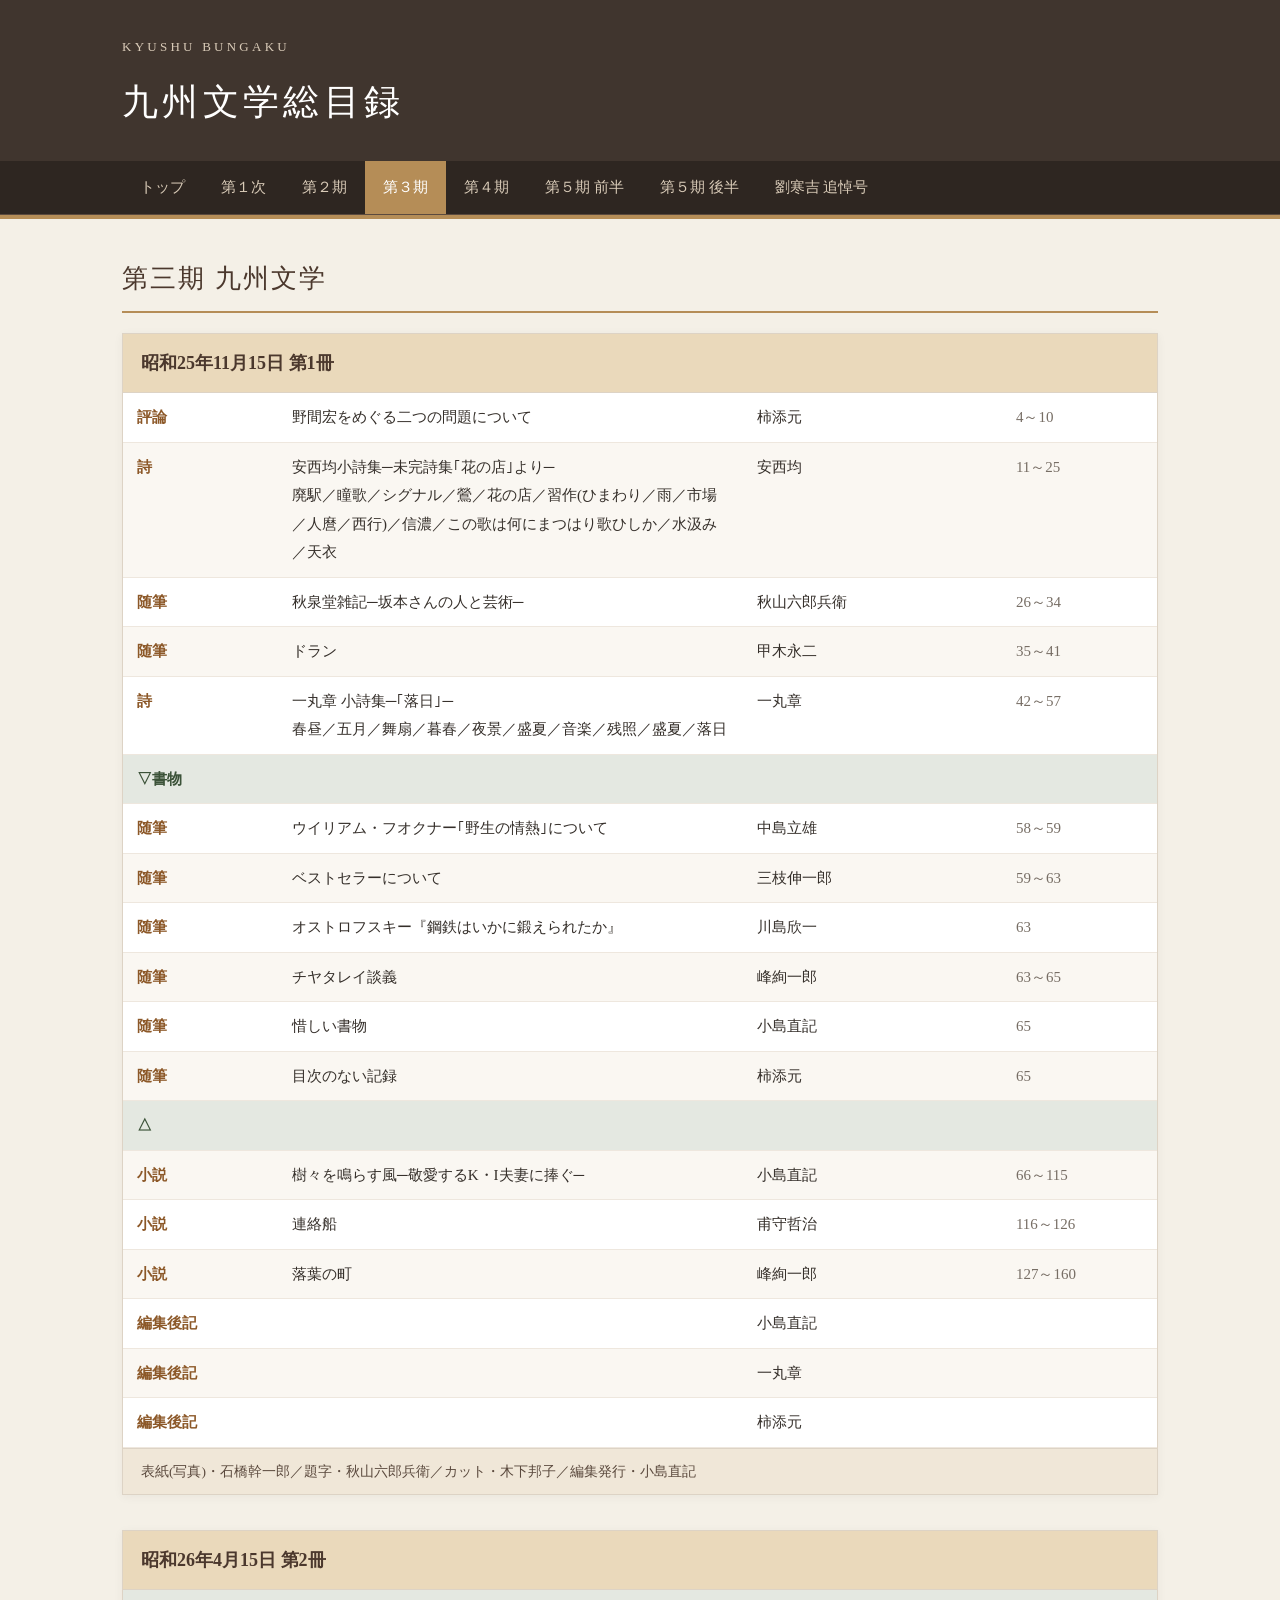
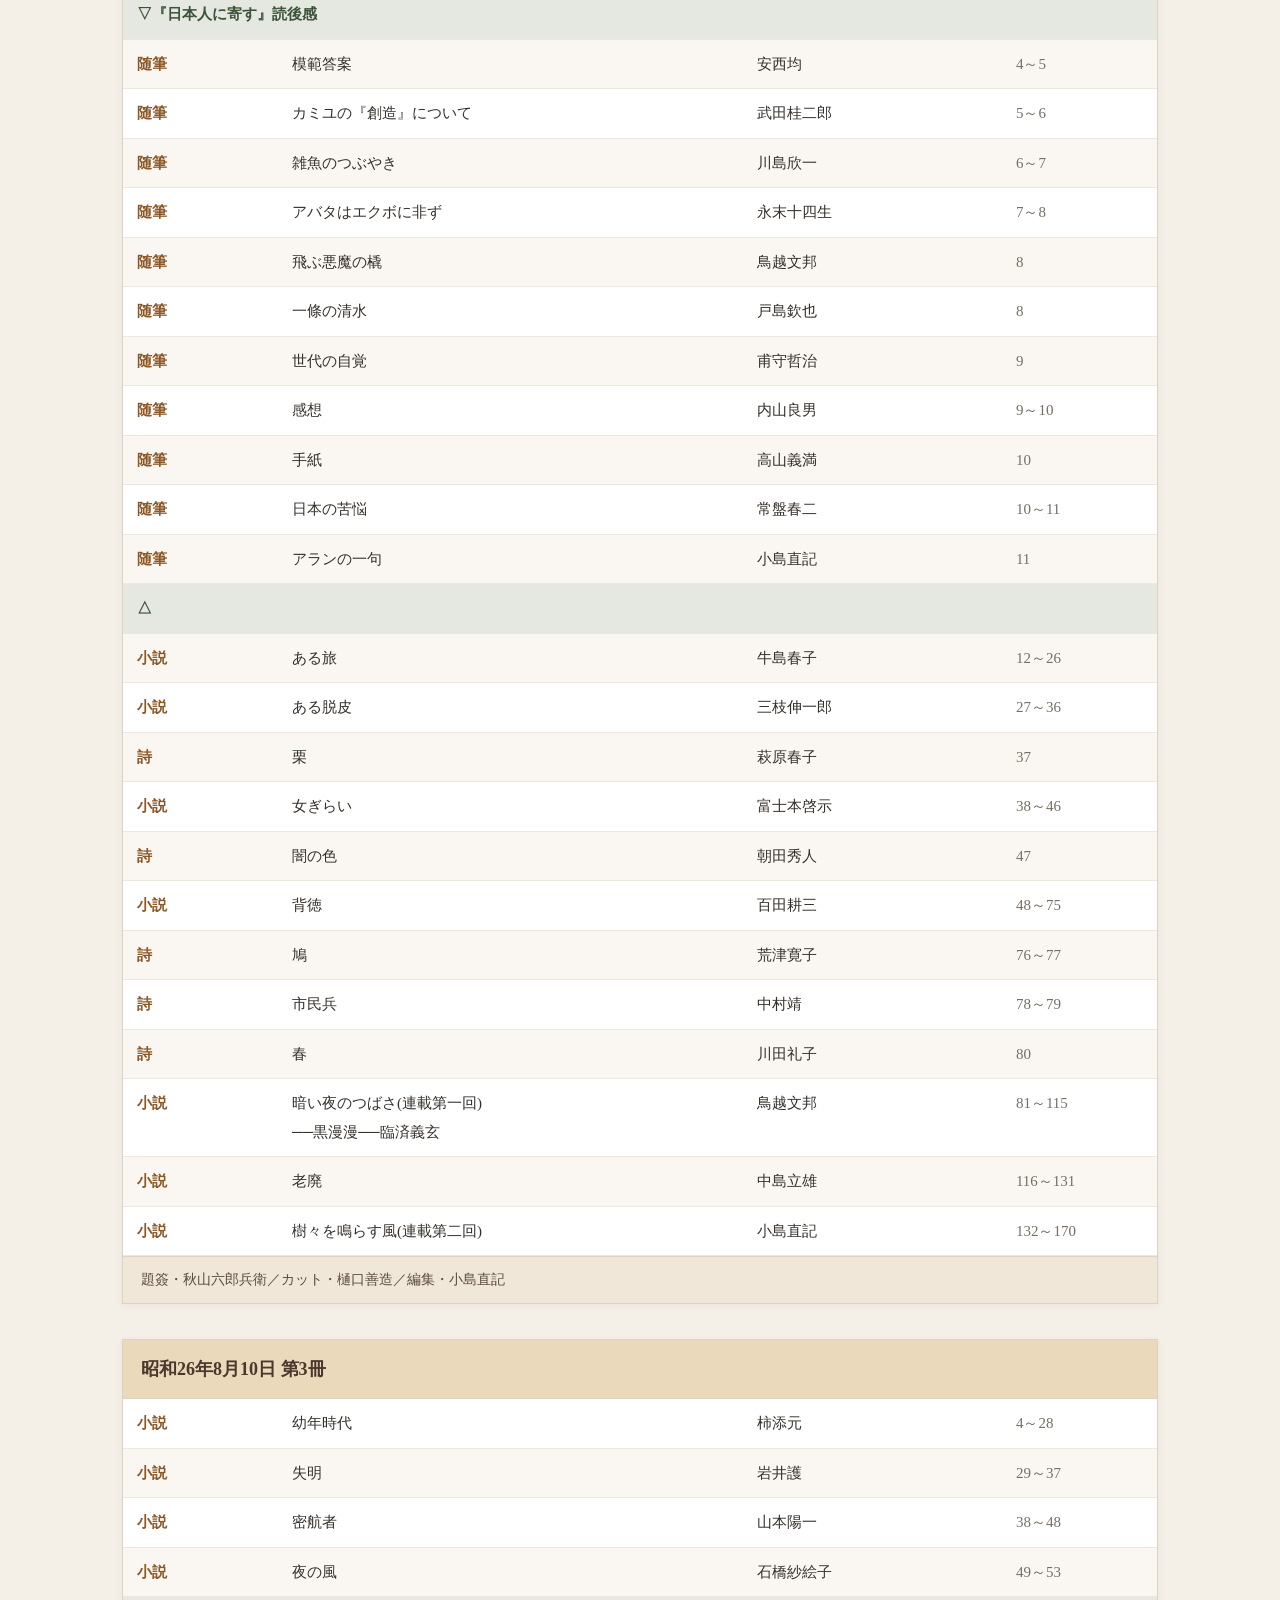
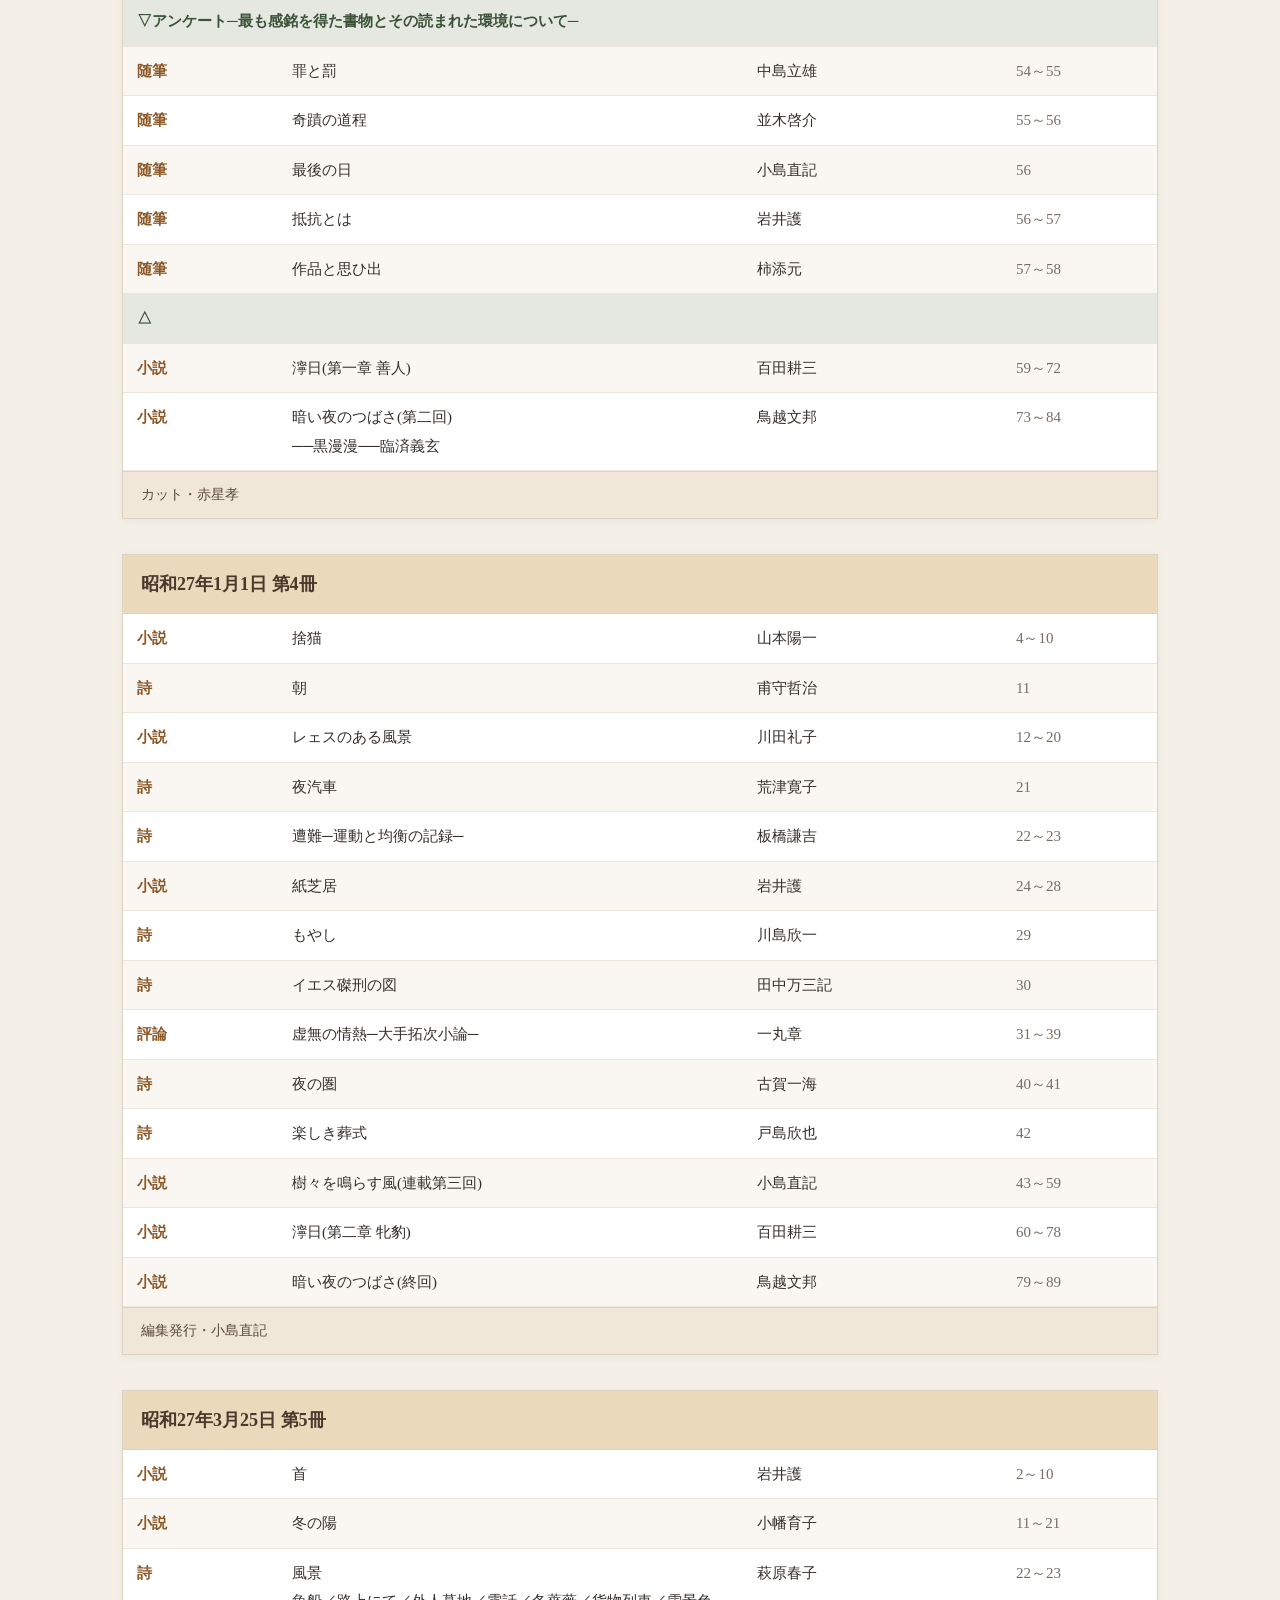
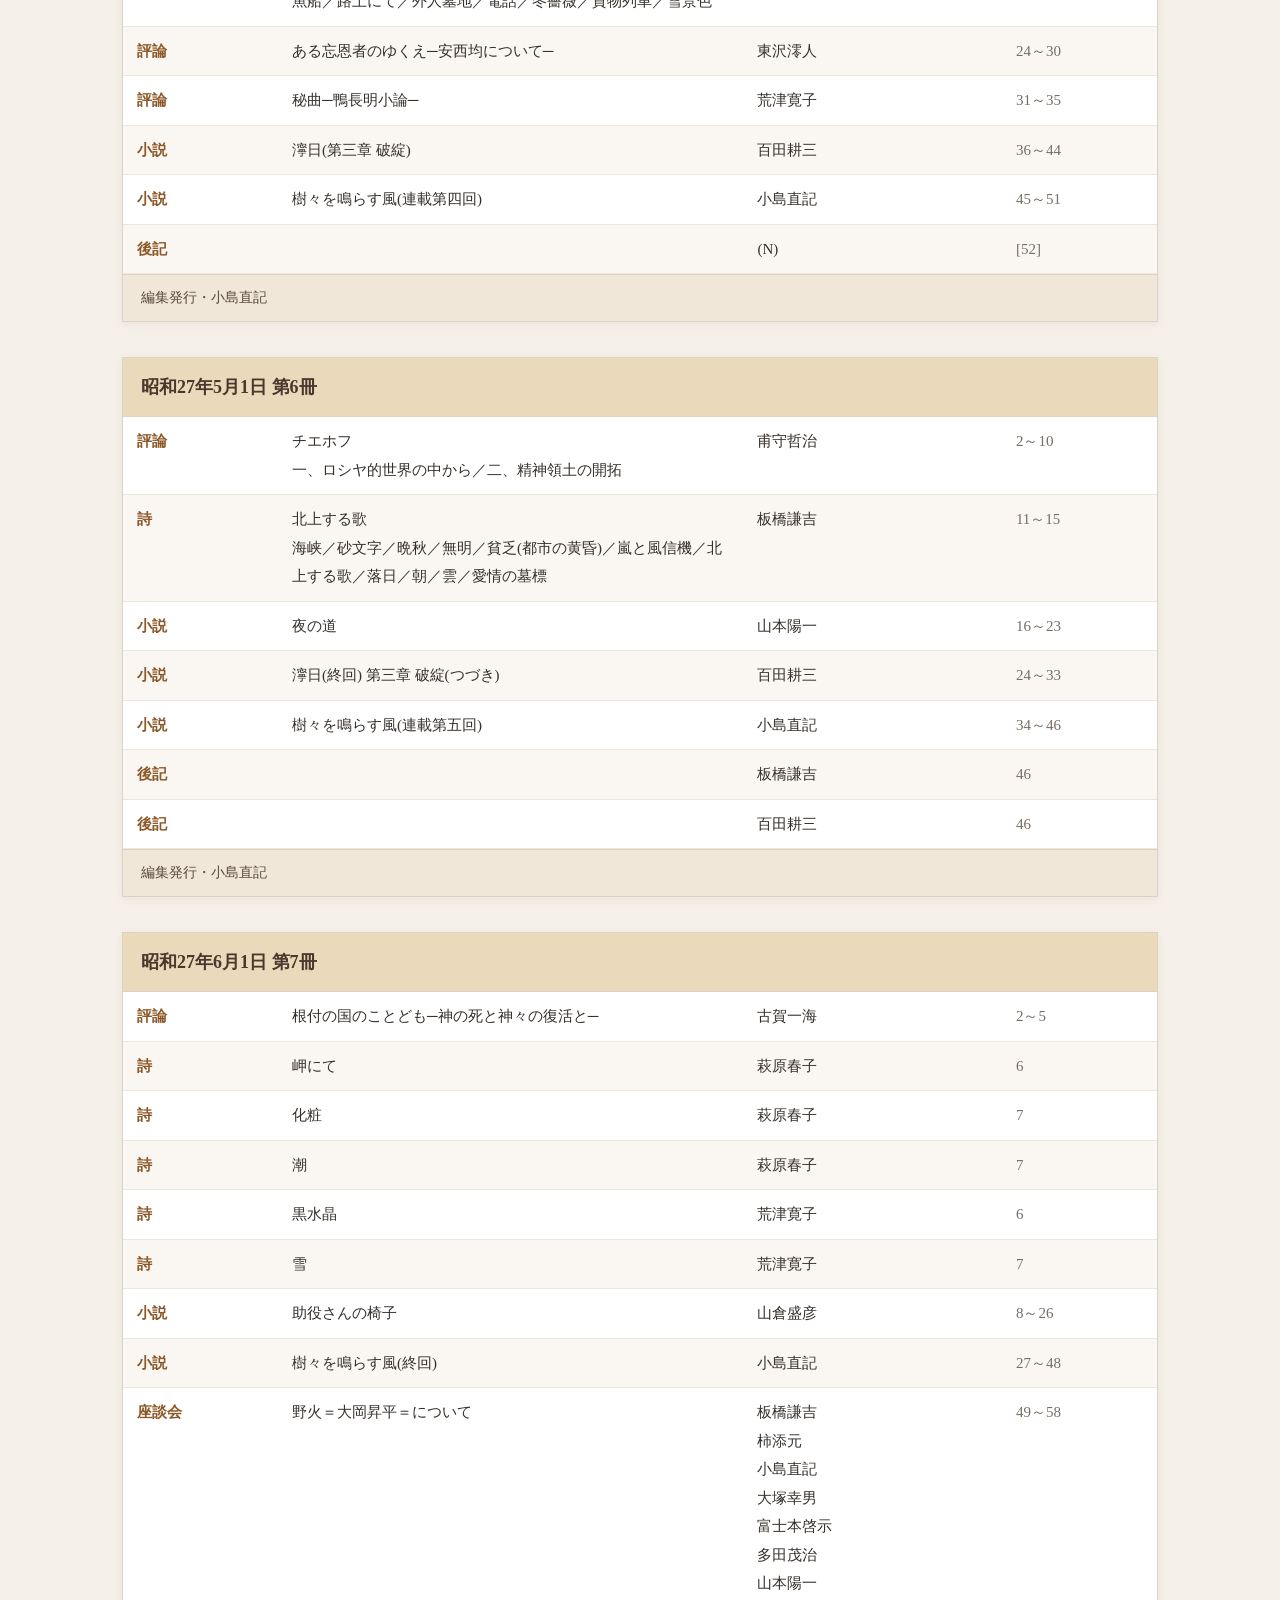
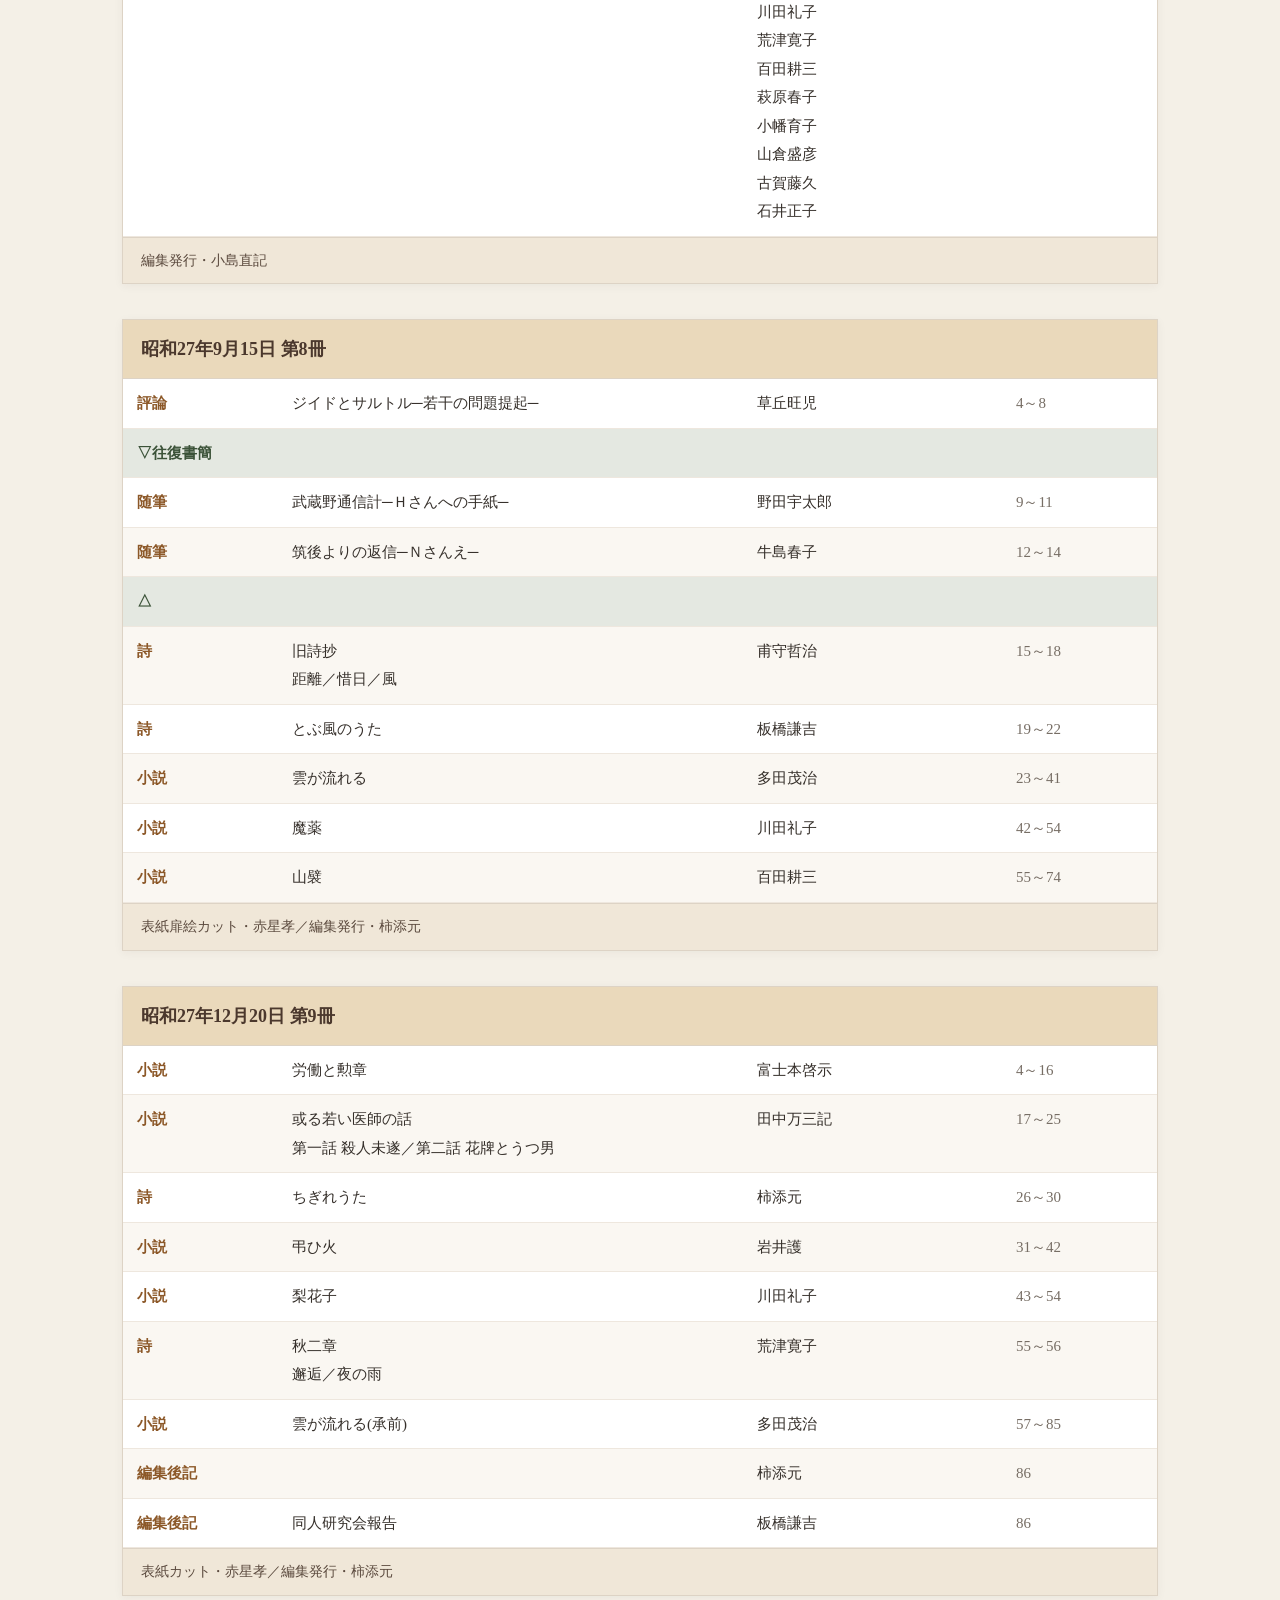
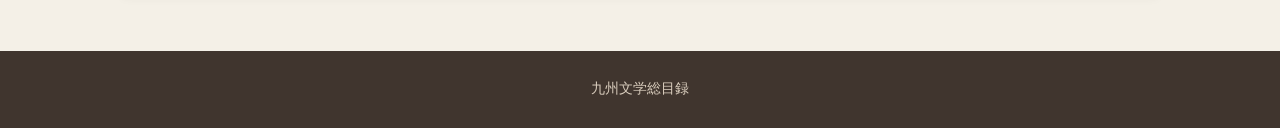
<file: dai3.html>
<!DOCTYPE html>
<html lang="ja">
<head>
<meta charset="UTF-8">
<meta name="viewport" content="width=device-width, initial-scale=1.0">
<meta name="description" content="第三期 九州文学 目録 - 九州文学総目録">
<meta name="keywords" content="九州文学,総目録,第三期">
<title>第三期 九州文学 - 九州文学総目録</title>
<style>
* { box-sizing: border-box; }
html { scroll-behavior: smooth; }
body {
  margin: 0;
  background: #f4f0e7;
  color: #352f2a;
  font-family: "Yu Mincho", "Hiragino Mincho ProN", "MS PMincho", serif;
  line-height: 1.9;
  font-size: 16px;
}
a { color: #5b4030; text-decoration: none; }
a:hover { text-decoration: underline; }

.wrap { max-width: 1080px; margin: auto; padding: 0 22px; }

/* ヘッダー */
header {
  background: #40352e;
  color: #fff;
  border-bottom: 4px solid #b58d57;
}
.header-inner { padding: 35px 22px 25px; }
.kicker { font-size: 13px; letter-spacing: .25em; color: #d9cbb8; margin-bottom: 8px; }
h1 { margin: 0; font-size: 36px; font-weight: normal; letter-spacing: .12em; }
h1 a { color: #fff; text-decoration: none; }

/* ナビゲーションメニュー */
nav {
  background: #2e2621;
  border-bottom: 1px solid #5b4a3e;
}
.nav-list {
  list-style: none;
  margin: 0;
  padding: 0;
  display: flex;
  flex-wrap: wrap;
}
.nav-list li { margin: 0; }
.nav-list a {
  display: block;
  padding: 12px 18px;
  color: #d9cbb8;
  font-size: 15px;
  transition: background 0.2s;
}
.nav-list a:hover, .nav-list a.active {
  background: #b58d57;
  color: #fff;
  text-decoration: none;
}

/* メインコンテンツ */
.page-title {
  margin: 35px 0 20px;
  font-size: 26px;
  font-weight: normal;
  color: #4b382d;
  letter-spacing: .08em;
  border-bottom: 2px solid #b58d57;
  padding-bottom: 8px;
}

/* 目録テーブルブロック */
.issue-block {
  background: #fff;
  border: 1px solid #ddd3c5;
  box-shadow: 0 2px 9px rgba(60,45,30,.05);
  margin-bottom: 35px;
  overflow: hidden;
}

.issue-header {
  background: #ead9bb;
  padding: 12px 18px;
  font-size: 18px;
  font-weight: bold;
  color: #4b382d;
  border-bottom: 1px solid #ddd3c5;
}

.catalog-table {
  width: 100%;
  border-collapse: collapse;
  font-size: 15px;
}

.catalog-table th, .catalog-table td {
  padding: 10px 14px;
  border-bottom: 1px solid #eee7de;
  text-align: left;
  vertical-align: top;
}

.catalog-table tr:nth-child(even) {
  background-color: #faf7f2;
}

.col-genre { width: 15%; color: #8c5828; font-weight: bold; white-space: nowrap; }
.col-title { width: 45%; }
.col-author { width: 25%; }
.col-page { width: 15%; text-align: right; color: #776e65; white-space: nowrap; }

.issue-footer {
  background: #f0e7d8;
  padding: 10px 18px;
  font-size: 13.5px;
  color: #5b4a3e;
  border-top: 1px solid #ddd3c5;
}

.sub-header-row {
  background: #e4e8e1 !important;
  font-weight: bold;
  color: #3b5238;
}

/* フッター */
footer {
  margin-top: 55px;
  background: #40352e;
  color: #d9cdbd;
  padding: 25px 0;
  font-size: 14px;
  text-align: center;
}

@media(max-width:700px) {
  .wrap { padding: 0 12px; }
  .header-inner { padding: 25px 12px; }
  h1 { font-size: 26px; }
  .nav-list a { padding: 10px 12px; font-size: 14px; }
  .catalog-table th, .catalog-table td { padding: 8px 10px; font-size: 14px; }
  .col-genre { width: 22%; }
  .col-title { width: 43%; }
  .col-author { width: 23%; }
  .col-page { width: 12%; }
}
</style>
</head>
<body>

<header>
  <div class="wrap header-inner">
    <div class="kicker">KYUSHU BUNGAKU</div>
    <h1><a href="index.html">九州文学総目録</a></h1>
  </div>
  <nav>
    <div class="wrap">
      <ul class="nav-list">
        <li><a href="index.html">トップ</a></li>
        <li><a href="dai1.html">第１次</a></li>
        <li><a href="dai2.html">第２期</a></li>
        <li><a href="dai3.html" class="active">第３期</a></li>
        <li><a href="dai4.html">第４期</a></li>
        <li><a href="dai501.html">第５期 前半</a></li>
        <li><a href="dai502.html">第５期 後半</a></li>
        <li><a href="ryu.html">劉寒吉 追悼号</a></li>
      </ul>
    </div>
  </nav>
</header>

<main class="wrap">

  <h2 class="page-title">第三期 九州文学</h2>

  <!-- 昭和25年11月15日 第1冊 -->
  <div class="issue-block">
    <div class="issue-header">昭和25年11月15日 第1冊</div>
    <table class="catalog-table">
      <tbody>
        <tr><td class="col-genre">評論</td><td class="col-title">野間宏をめぐる二つの問題について</td><td class="col-author">柿添元</td><td class="col-page">4～10</td></tr>
        <tr><td class="col-genre">詩</td><td class="col-title">安西均小詩集─未完詩集｢花の店｣より─<br>廃駅／瞳歌／シグナル／鶯／花の店／習作(ひまわり／雨／市場／人麿／西行)／信濃／この歌は何にまつはり歌ひしか／水汲み／天衣</td><td class="col-author">安西均</td><td class="col-page">11～25</td></tr>
        <tr><td class="col-genre">随筆</td><td class="col-title">秋泉堂雑記─坂本さんの人と芸術─</td><td class="col-author">秋山六郎兵衛</td><td class="col-page">26～34</td></tr>
        <tr><td class="col-genre">随筆</td><td class="col-title">ドラン</td><td class="col-author">甲木永二</td><td class="col-page">35～41</td></tr>
        <tr><td class="col-genre">詩</td><td class="col-title">一丸章 小詩集─｢落日｣─<br>春昼／五月／舞扇／暮春／夜景／盛夏／音楽／残照／盛夏／落日</td><td class="col-author">一丸章</td><td class="col-page">42～57</td></tr>

        <tr class="sub-header-row"><td colspan="4">▽書物</td></tr>
        <tr><td class="col-genre">随筆</td><td class="col-title">ウイリアム・フオクナー｢野生の情熱｣について</td><td class="col-author">中島立雄</td><td class="col-page">58～59</td></tr>
        <tr><td class="col-genre">随筆</td><td class="col-title">ベストセラーについて</td><td class="col-author">三枝伸一郎</td><td class="col-page">59～63</td></tr>
        <tr><td class="col-genre">随筆</td><td class="col-title">オストロフスキー『鋼鉄はいかに鍛えられたか』</td><td class="col-author">川島欣一</td><td class="col-page">63</td></tr>
        <tr><td class="col-genre">随筆</td><td class="col-title">チヤタレイ談義</td><td class="col-author">峰絢一郎</td><td class="col-page">63～65</td></tr>
        <tr><td class="col-genre">随筆</td><td class="col-title">惜しい書物</td><td class="col-author">小島直記</td><td class="col-page">65</td></tr>
        <tr><td class="col-genre">随筆</td><td class="col-title">目次のない記録</td><td class="col-author">柿添元</td><td class="col-page">65</td></tr>
        <tr class="sub-header-row"><td colspan="4">△</td></tr>

        <tr><td class="col-genre">小説</td><td class="col-title">樹々を鳴らす風─敬愛するK・I夫妻に捧ぐ─</td><td class="col-author">小島直記</td><td class="col-page">66～115</td></tr>
        <tr><td class="col-genre">小説</td><td class="col-title">連絡船</td><td class="col-author">甫守哲治</td><td class="col-page">116～126</td></tr>
        <tr><td class="col-genre">小説</td><td class="col-title">落葉の町</td><td class="col-author">峰絢一郎</td><td class="col-page">127～160</td></tr>
        <tr><td class="col-genre">編集後記</td><td class="col-title"></td><td class="col-author">小島直記</td><td class="col-page"></td></tr>
        <tr><td class="col-genre">編集後記</td><td class="col-title"></td><td class="col-author">一丸章</td><td class="col-page"></td></tr>
        <tr><td class="col-genre">編集後記</td><td class="col-title"></td><td class="col-author">柿添元</td><td class="col-page"></td></tr>
      </tbody>
    </table>
    <div class="issue-footer">表紙(写真)・石橋幹一郎／題字・秋山六郎兵衛／カット・木下邦子／編集発行・小島直記</div>
  </div>

  <!-- 昭和26年4月15日 第2冊 -->
  <div class="issue-block">
    <div class="issue-header">昭和26年4月15日 第2冊</div>
    <table class="catalog-table">
      <tbody>
        <tr class="sub-header-row"><td colspan="4">▽『日本人に寄す』読後感</td></tr>
        <tr><td class="col-genre">随筆</td><td class="col-title">模範答案</td><td class="col-author">安西均</td><td class="col-page">4～5</td></tr>
        <tr><td class="col-genre">随筆</td><td class="col-title">カミユの『創造』について</td><td class="col-author">武田桂二郎</td><td class="col-page">5～6</td></tr>
        <tr><td class="col-genre">随筆</td><td class="col-title">雑魚のつぶやき</td><td class="col-author">川島欣一</td><td class="col-page">6～7</td></tr>
        <tr><td class="col-genre">随筆</td><td class="col-title">アバタはエクボに非ず</td><td class="col-author">永末十四生</td><td class="col-page">7～8</td></tr>
        <tr><td class="col-genre">随筆</td><td class="col-title">飛ぶ悪魔の橇</td><td class="col-author">鳥越文邦</td><td class="col-page">8</td></tr>
        <tr><td class="col-genre">随筆</td><td class="col-title">一條の清水</td><td class="col-author">戸島欽也</td><td class="col-page">8</td></tr>
        <tr><td class="col-genre">随筆</td><td class="col-title">世代の自覚</td><td class="col-author">甫守哲治</td><td class="col-page">9</td></tr>
        <tr><td class="col-genre">随筆</td><td class="col-title">感想</td><td class="col-author">内山良男</td><td class="col-page">9～10</td></tr>
        <tr><td class="col-genre">随筆</td><td class="col-title">手紙</td><td class="col-author">高山義満</td><td class="col-page">10</td></tr>
        <tr><td class="col-genre">随筆</td><td class="col-title">日本の苦悩</td><td class="col-author">常盤春二</td><td class="col-page">10～11</td></tr>
        <tr><td class="col-genre">随筆</td><td class="col-title">アランの一句</td><td class="col-author">小島直記</td><td class="col-page">11</td></tr>
        <tr class="sub-header-row"><td colspan="4">△</td></tr>

        <tr><td class="col-genre">小説</td><td class="col-title">ある旅</td><td class="col-author">牛島春子</td><td class="col-page">12～26</td></tr>
        <tr><td class="col-genre">小説</td><td class="col-title">ある脱皮</td><td class="col-author">三枝伸一郎</td><td class="col-page">27～36</td></tr>
        <tr><td class="col-genre">詩</td><td class="col-title">栗</td><td class="col-author">萩原春子</td><td class="col-page">37</td></tr>
        <tr><td class="col-genre">小説</td><td class="col-title">女ぎらい</td><td class="col-author">富士本啓示</td><td class="col-page">38～46</td></tr>
        <tr><td class="col-genre">詩</td><td class="col-title">闇の色</td><td class="col-author">朝田秀人</td><td class="col-page">47</td></tr>
        <tr><td class="col-genre">小説</td><td class="col-title">背徳</td><td class="col-author">百田耕三</td><td class="col-page">48～75</td></tr>
        <tr><td class="col-genre">詩</td><td class="col-title">鳩</td><td class="col-author">荒津寛子</td><td class="col-page">76～77</td></tr>
        <tr><td class="col-genre">詩</td><td class="col-title">市民兵</td><td class="col-author">中村靖</td><td class="col-page">78～79</td></tr>
        <tr><td class="col-genre">詩</td><td class="col-title">春</td><td class="col-author">川田礼子</td><td class="col-page">80</td></tr>
        <tr><td class="col-genre">小説</td><td class="col-title">暗い夜のつばさ(連載第一回)<br>──黒漫漫──臨済義玄</td><td class="col-author">鳥越文邦</td><td class="col-page">81～115</td></tr>
        <tr><td class="col-genre">小説</td><td class="col-title">老廃</td><td class="col-author">中島立雄</td><td class="col-page">116～131</td></tr>
        <tr><td class="col-genre">小説</td><td class="col-title">樹々を鳴らす風(連載第二回)</td><td class="col-author">小島直記</td><td class="col-page">132～170</td></tr>
      </tbody>
    </table>
    <div class="issue-footer">題簽・秋山六郎兵衛／カット・樋口善造／編集・小島直記</div>
  </div>

  <!-- 昭和26年8月10日 第3冊 -->
  <div class="issue-block">
    <div class="issue-header">昭和26年8月10日 第3冊</div>
    <table class="catalog-table">
      <tbody>
        <tr><td class="col-genre">小説</td><td class="col-title">幼年時代</td><td class="col-author">柿添元</td><td class="col-page">4～28</td></tr>
        <tr><td class="col-genre">小説</td><td class="col-title">失明</td><td class="col-author">岩井護</td><td class="col-page">29～37</td></tr>
        <tr><td class="col-genre">小説</td><td class="col-title">密航者</td><td class="col-author">山本陽一</td><td class="col-page">38～48</td></tr>
        <tr><td class="col-genre">小説</td><td class="col-title">夜の風</td><td class="col-author">石橋紗絵子</td><td class="col-page">49～53</td></tr>

        <tr class="sub-header-row"><td colspan="4">▽アンケート─最も感銘を得た書物とその読まれた環境について─</td></tr>
        <tr><td class="col-genre">随筆</td><td class="col-title">罪と罰</td><td class="col-author">中島立雄</td><td class="col-page">54～55</td></tr>
        <tr><td class="col-genre">随筆</td><td class="col-title">奇蹟の道程</td><td class="col-author">並木啓介</td><td class="col-page">55～56</td></tr>
        <tr><td class="col-genre">随筆</td><td class="col-title">最後の日</td><td class="col-author">小島直記</td><td class="col-page">56</td></tr>
        <tr><td class="col-genre">随筆</td><td class="col-title">抵抗とは</td><td class="col-author">岩井護</td><td class="col-page">56～57</td></tr>
        <tr><td class="col-genre">随筆</td><td class="col-title">作品と思ひ出</td><td class="col-author">柿添元</td><td class="col-page">57～58</td></tr>
        <tr class="sub-header-row"><td colspan="4">△</td></tr>

        <tr><td class="col-genre">小説</td><td class="col-title">濘日(第一章 善人)</td><td class="col-author">百田耕三</td><td class="col-page">59～72</td></tr>
        <tr><td class="col-genre">小説</td><td class="col-title">暗い夜のつばさ(第二回)<br>──黒漫漫──臨済義玄</td><td class="col-author">鳥越文邦</td><td class="col-page">73～84</td></tr>
      </tbody>
    </table>
    <div class="issue-footer">カット・赤星孝</div>
  </div>

  <!-- 昭和27年1月1日 第4冊 -->
  <div class="issue-block">
    <div class="issue-header">昭和27年1月1日 第4冊</div>
    <table class="catalog-table">
      <tbody>
        <tr><td class="col-genre">小説</td><td class="col-title">捨猫</td><td class="col-author">山本陽一</td><td class="col-page">4～10</td></tr>
        <tr><td class="col-genre">詩</td><td class="col-title">朝</td><td class="col-author">甫守哲治</td><td class="col-page">11</td></tr>
        <tr><td class="col-genre">小説</td><td class="col-title">レェスのある風景</td><td class="col-author">川田礼子</td><td class="col-page">12～20</td></tr>
        <tr><td class="col-genre">詩</td><td class="col-title">夜汽車</td><td class="col-author">荒津寛子</td><td class="col-page">21</td></tr>
        <tr><td class="col-genre">詩</td><td class="col-title">遭難─運動と均衡の記録─</td><td class="col-author">板橋謙吉</td><td class="col-page">22～23</td></tr>
        <tr><td class="col-genre">小説</td><td class="col-title">紙芝居</td><td class="col-author">岩井護</td><td class="col-page">24～28</td></tr>
        <tr><td class="col-genre">詩</td><td class="col-title">もやし</td><td class="col-author">川島欣一</td><td class="col-page">29</td></tr>
        <tr><td class="col-genre">詩</td><td class="col-title">イエス磔刑の図</td><td class="col-author">田中万三記</td><td class="col-page">30</td></tr>
        <tr><td class="col-genre">評論</td><td class="col-title">虚無の情熱─大手拓次小論─</td><td class="col-author">一丸章</td><td class="col-page">31～39</td></tr>
        <tr><td class="col-genre">詩</td><td class="col-title">夜の圏</td><td class="col-author">古賀一海</td><td class="col-page">40～41</td></tr>
        <tr><td class="col-genre">詩</td><td class="col-title">楽しき葬式</td><td class="col-author">戸島欣也</td><td class="col-page">42</td></tr>
        <tr><td class="col-genre">小説</td><td class="col-title">樹々を鳴らす風(連載第三回)</td><td class="col-author">小島直記</td><td class="col-page">43～59</td></tr>
        <tr><td class="col-genre">小説</td><td class="col-title">濘日(第二章 牝豹)</td><td class="col-author">百田耕三</td><td class="col-page">60～78</td></tr>
        <tr><td class="col-genre">小説</td><td class="col-title">暗い夜のつばさ(終回)</td><td class="col-author">鳥越文邦</td><td class="col-page">79～89</td></tr>
      </tbody>
    </table>
    <div class="issue-footer">編集発行・小島直記</div>
  </div>

  <!-- 昭和27年3月25日 第5冊 -->
  <div class="issue-block">
    <div class="issue-header">昭和27年3月25日 第5冊</div>
    <table class="catalog-table">
      <tbody>
        <tr><td class="col-genre">小説</td><td class="col-title">首</td><td class="col-author">岩井護</td><td class="col-page">2～10</td></tr>
        <tr><td class="col-genre">小説</td><td class="col-title">冬の陽</td><td class="col-author">小幡育子</td><td class="col-page">11～21</td></tr>
        <tr><td class="col-genre">詩</td><td class="col-title">風景<br>魚船／路上にて／外人墓地／電話／冬薔薇／貨物列車／雪景色</td><td class="col-author">萩原春子</td><td class="col-page">22～23</td></tr>
        <tr><td class="col-genre">評論</td><td class="col-title">ある忘恩者のゆくえ─安西均について─</td><td class="col-author">東沢澪人</td><td class="col-page">24～30</td></tr>
        <tr><td class="col-genre">評論</td><td class="col-title">秘曲─鴨長明小論─</td><td class="col-author">荒津寛子</td><td class="col-page">31～35</td></tr>
        <tr><td class="col-genre">小説</td><td class="col-title">濘日(第三章 破綻)</td><td class="col-author">百田耕三</td><td class="col-page">36～44</td></tr>
        <tr><td class="col-genre">小説</td><td class="col-title">樹々を鳴らす風(連載第四回)</td><td class="col-author">小島直記</td><td class="col-page">45～51</td></tr>
        <tr><td class="col-genre">後記</td><td class="col-title"></td><td class="col-author">(N)</td><td class="col-page">[52]</td></tr>
      </tbody>
    </table>
    <div class="issue-footer">編集発行・小島直記</div>
  </div>

  <!-- 昭和27年5月1日 第6冊 -->
  <div class="issue-block">
    <div class="issue-header">昭和27年5月1日 第6冊</div>
    <table class="catalog-table">
      <tbody>
        <tr><td class="col-genre">評論</td><td class="col-title">チエホフ<br>一、ロシヤ的世界の中から／二、精神領土の開拓</td><td class="col-author">甫守哲治</td><td class="col-page">2～10</td></tr>
        <tr><td class="col-genre">詩</td><td class="col-title">北上する歌<br>海峡／砂文字／晩秋／無明／貧乏(都市の黄昏)／嵐と風信機／北上する歌／落日／朝／雲／愛情の墓標</td><td class="col-author">板橋謙吉</td><td class="col-page">11～15</td></tr>
        <tr><td class="col-genre">小説</td><td class="col-title">夜の道</td><td class="col-author">山本陽一</td><td class="col-page">16～23</td></tr>
        <tr><td class="col-genre">小説</td><td class="col-title">濘日(終回) 第三章 破綻(つづき)</td><td class="col-author">百田耕三</td><td class="col-page">24～33</td></tr>
        <tr><td class="col-genre">小説</td><td class="col-title">樹々を鳴らす風(連載第五回)</td><td class="col-author">小島直記</td><td class="col-page">34～46</td></tr>
        <tr><td class="col-genre">後記</td><td class="col-title"></td><td class="col-author">板橋謙吉</td><td class="col-page">46</td></tr>
        <tr><td class="col-genre">後記</td><td class="col-title"></td><td class="col-author">百田耕三</td><td class="col-page">46</td></tr>
      </tbody>
    </table>
    <div class="issue-footer">編集発行・小島直記</div>
  </div>

  <!-- 昭和27年6月1日 第7冊 -->
  <div class="issue-block">
    <div class="issue-header">昭和27年6月1日 第7冊</div>
    <table class="catalog-table">
      <tbody>
        <tr><td class="col-genre">評論</td><td class="col-title">根付の国のことども─神の死と神々の復活と─</td><td class="col-author">古賀一海</td><td class="col-page">2～5</td></tr>
        <tr><td class="col-genre">詩</td><td class="col-title">岬にて</td><td class="col-author">萩原春子</td><td class="col-page">6</td></tr>
        <tr><td class="col-genre">詩</td><td class="col-title">化粧</td><td class="col-author">萩原春子</td><td class="col-page">7</td></tr>
        <tr><td class="col-genre">詩</td><td class="col-title">潮</td><td class="col-author">萩原春子</td><td class="col-page">7</td></tr>
        <tr><td class="col-genre">詩</td><td class="col-title">黒水晶</td><td class="col-author">荒津寛子</td><td class="col-page">6</td></tr>
        <tr><td class="col-genre">詩</td><td class="col-title">雪</td><td class="col-author">荒津寛子</td><td class="col-page">7</td></tr>
        <tr><td class="col-genre">小説</td><td class="col-title">助役さんの椅子</td><td class="col-author">山倉盛彦</td><td class="col-page">8～26</td></tr>
        <tr><td class="col-genre">小説</td><td class="col-title">樹々を鳴らす風(終回)</td><td class="col-author">小島直記</td><td class="col-page">27～48</td></tr>
        <tr><td class="col-genre">座談会</td><td class="col-title">野火＝大岡昇平＝について</td><td class="col-author">板橋謙吉<br>柿添元<br>小島直記<br>大塚幸男<br>富士本啓示<br>多田茂治<br>山本陽一<br>川田礼子<br>荒津寛子<br>百田耕三<br>萩原春子<br>小幡育子<br>山倉盛彦<br>古賀藤久<br>石井正子</td><td class="col-page">49～58</td></tr>
      </tbody>
    </table>
    <div class="issue-footer">編集発行・小島直記</div>
  </div>

  <!-- 昭和27年9月15日 第8冊 -->
  <div class="issue-block">
    <div class="issue-header">昭和27年9月15日 第8冊</div>
    <table class="catalog-table">
      <tbody>
        <tr><td class="col-genre">評論</td><td class="col-title">ジイドとサルトル─若干の問題提起─</td><td class="col-author">草丘旺児</td><td class="col-page">4～8</td></tr>

        <tr class="sub-header-row"><td colspan="4">▽往復書簡</td></tr>
        <tr><td class="col-genre">随筆</td><td class="col-title">武蔵野通信計─Ｈさんへの手紙─</td><td class="col-author">野田宇太郎</td><td class="col-page">9～11</td></tr>
        <tr><td class="col-genre">随筆</td><td class="col-title">筑後よりの返信─Ｎさんえ─</td><td class="col-author">牛島春子</td><td class="col-page">12～14</td></tr>
        <tr class="sub-header-row"><td colspan="4">△</td></tr>

        <tr><td class="col-genre">詩</td><td class="col-title">旧詩抄<br>距離／惜日／風</td><td class="col-author">甫守哲治</td><td class="col-page">15～18</td></tr>
        <tr><td class="col-genre">詩</td><td class="col-title">とぶ風のうた</td><td class="col-author">板橋謙吉</td><td class="col-page">19～22</td></tr>
        <tr><td class="col-genre">小説</td><td class="col-title">雲が流れる</td><td class="col-author">多田茂治</td><td class="col-page">23～41</td></tr>
        <tr><td class="col-genre">小説</td><td class="col-title">魔薬</td><td class="col-author">川田礼子</td><td class="col-page">42～54</td></tr>
        <tr><td class="col-genre">小説</td><td class="col-title">山襞</td><td class="col-author">百田耕三</td><td class="col-page">55～74</td></tr>
      </tbody>
    </table>
    <div class="issue-footer">表紙扉絵カット・赤星孝／編集発行・柿添元</div>
  </div>

  <!-- 昭和27年12月20日 第9冊 -->
  <div class="issue-block">
    <div class="issue-header">昭和27年12月20日 第9冊</div>
    <table class="catalog-table">
      <tbody>
        <tr><td class="col-genre">小説</td><td class="col-title">労働と勲章</td><td class="col-author">富士本啓示</td><td class="col-page">4～16</td></tr>
        <tr><td class="col-genre">小説</td><td class="col-title">或る若い医師の話<br>第一話 殺人未遂／第二話 花牌とうつ男</td><td class="col-author">田中万三記</td><td class="col-page">17～25</td></tr>
        <tr><td class="col-genre">詩</td><td class="col-title">ちぎれうた</td><td class="col-author">柿添元</td><td class="col-page">26～30</td></tr>
        <tr><td class="col-genre">小説</td><td class="col-title">弔ひ火</td><td class="col-author">岩井護</td><td class="col-page">31～42</td></tr>
        <tr><td class="col-genre">小説</td><td class="col-title">梨花子</td><td class="col-author">川田礼子</td><td class="col-page">43～54</td></tr>
        <tr><td class="col-genre">詩</td><td class="col-title">秋二章<br>邂逅／夜の雨</td><td class="col-author">荒津寛子</td><td class="col-page">55～56</td></tr>
        <tr><td class="col-genre">小説</td><td class="col-title">雲が流れる(承前)</td><td class="col-author">多田茂治</td><td class="col-page">57～85</td></tr>
        <tr><td class="col-genre">編集後記</td><td class="col-title"></td><td class="col-author">柿添元</td><td class="col-page">86</td></tr>
        <tr><td class="col-genre">編集後記</td><td class="col-title">同人研究会報告</td><td class="col-author">板橋謙吉</td><td class="col-page">86</td></tr>
      </tbody>
    </table>
    <div class="issue-footer">表紙カット・赤星孝／編集発行・柿添元</div>
  </div>

</main>

<footer>
  <div class="wrap">
    九州文学総目録
  </div>
</footer>

</body>
</html>
</file>
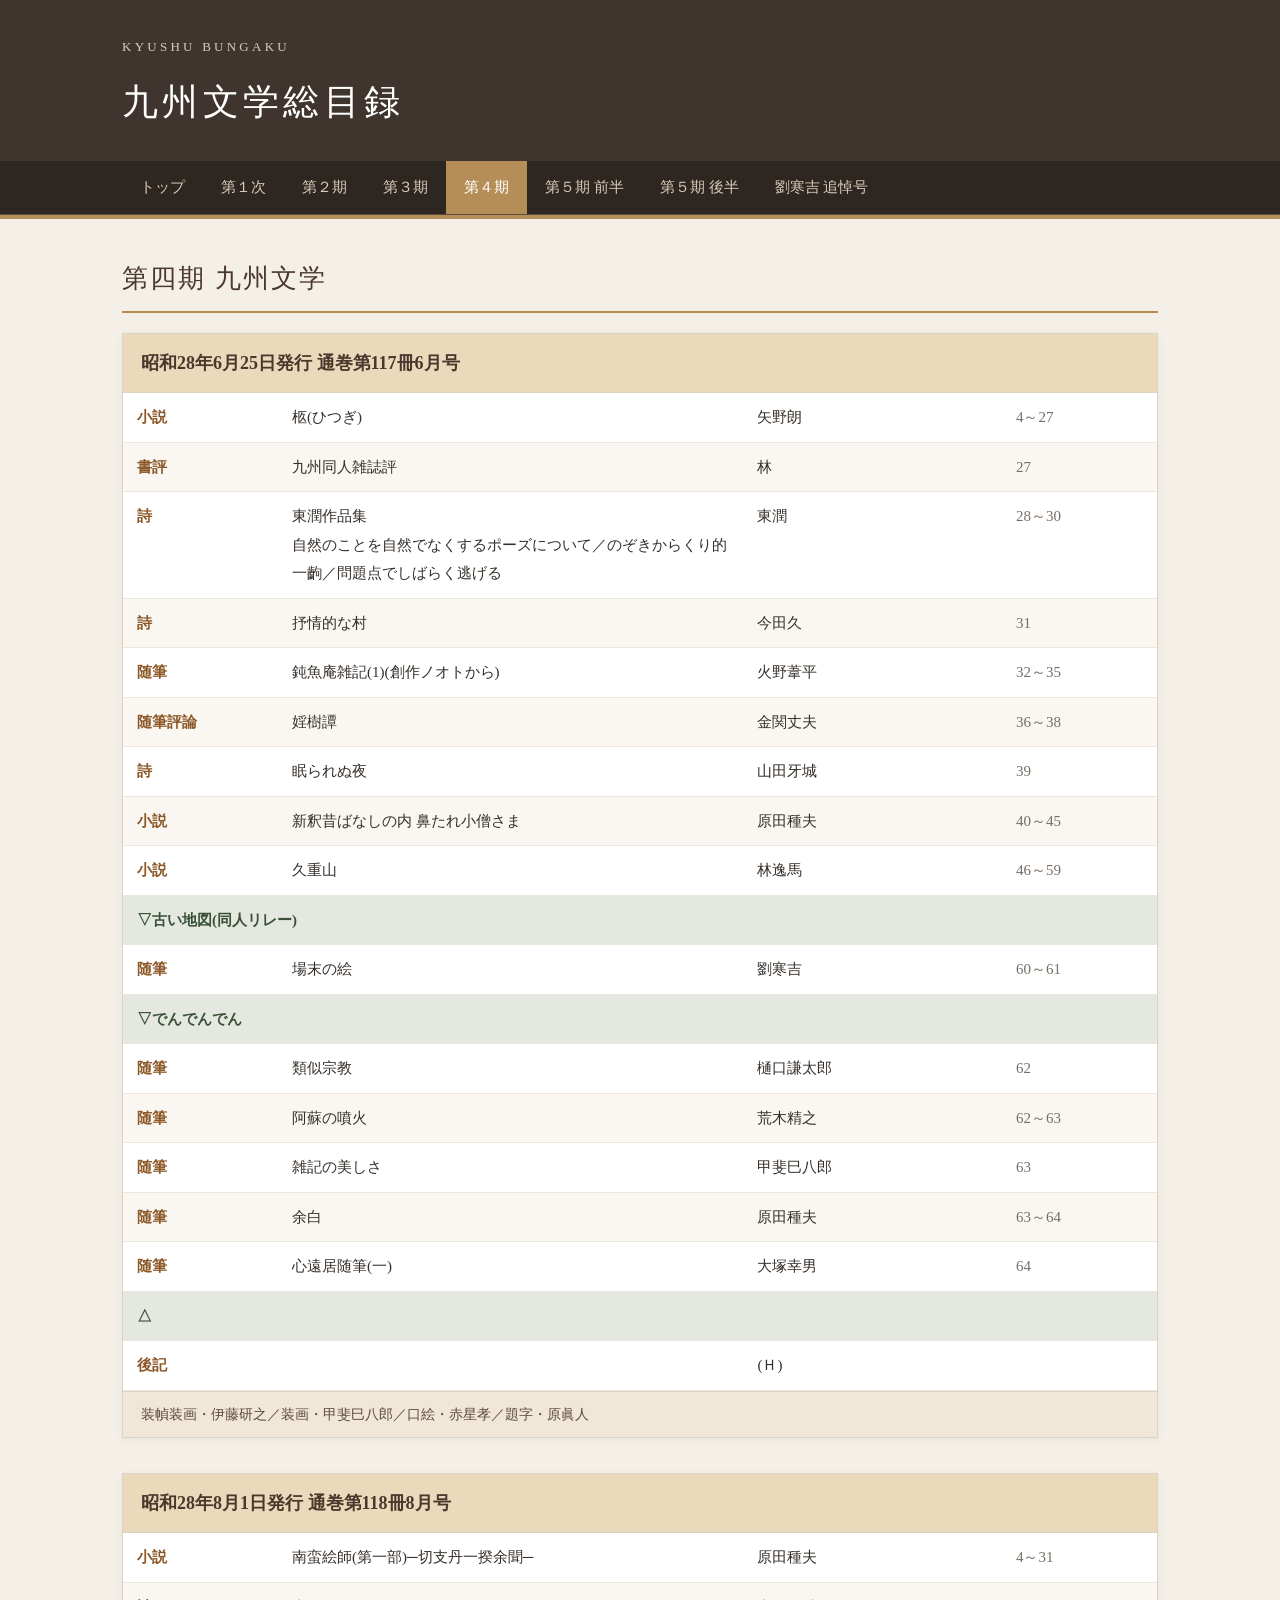
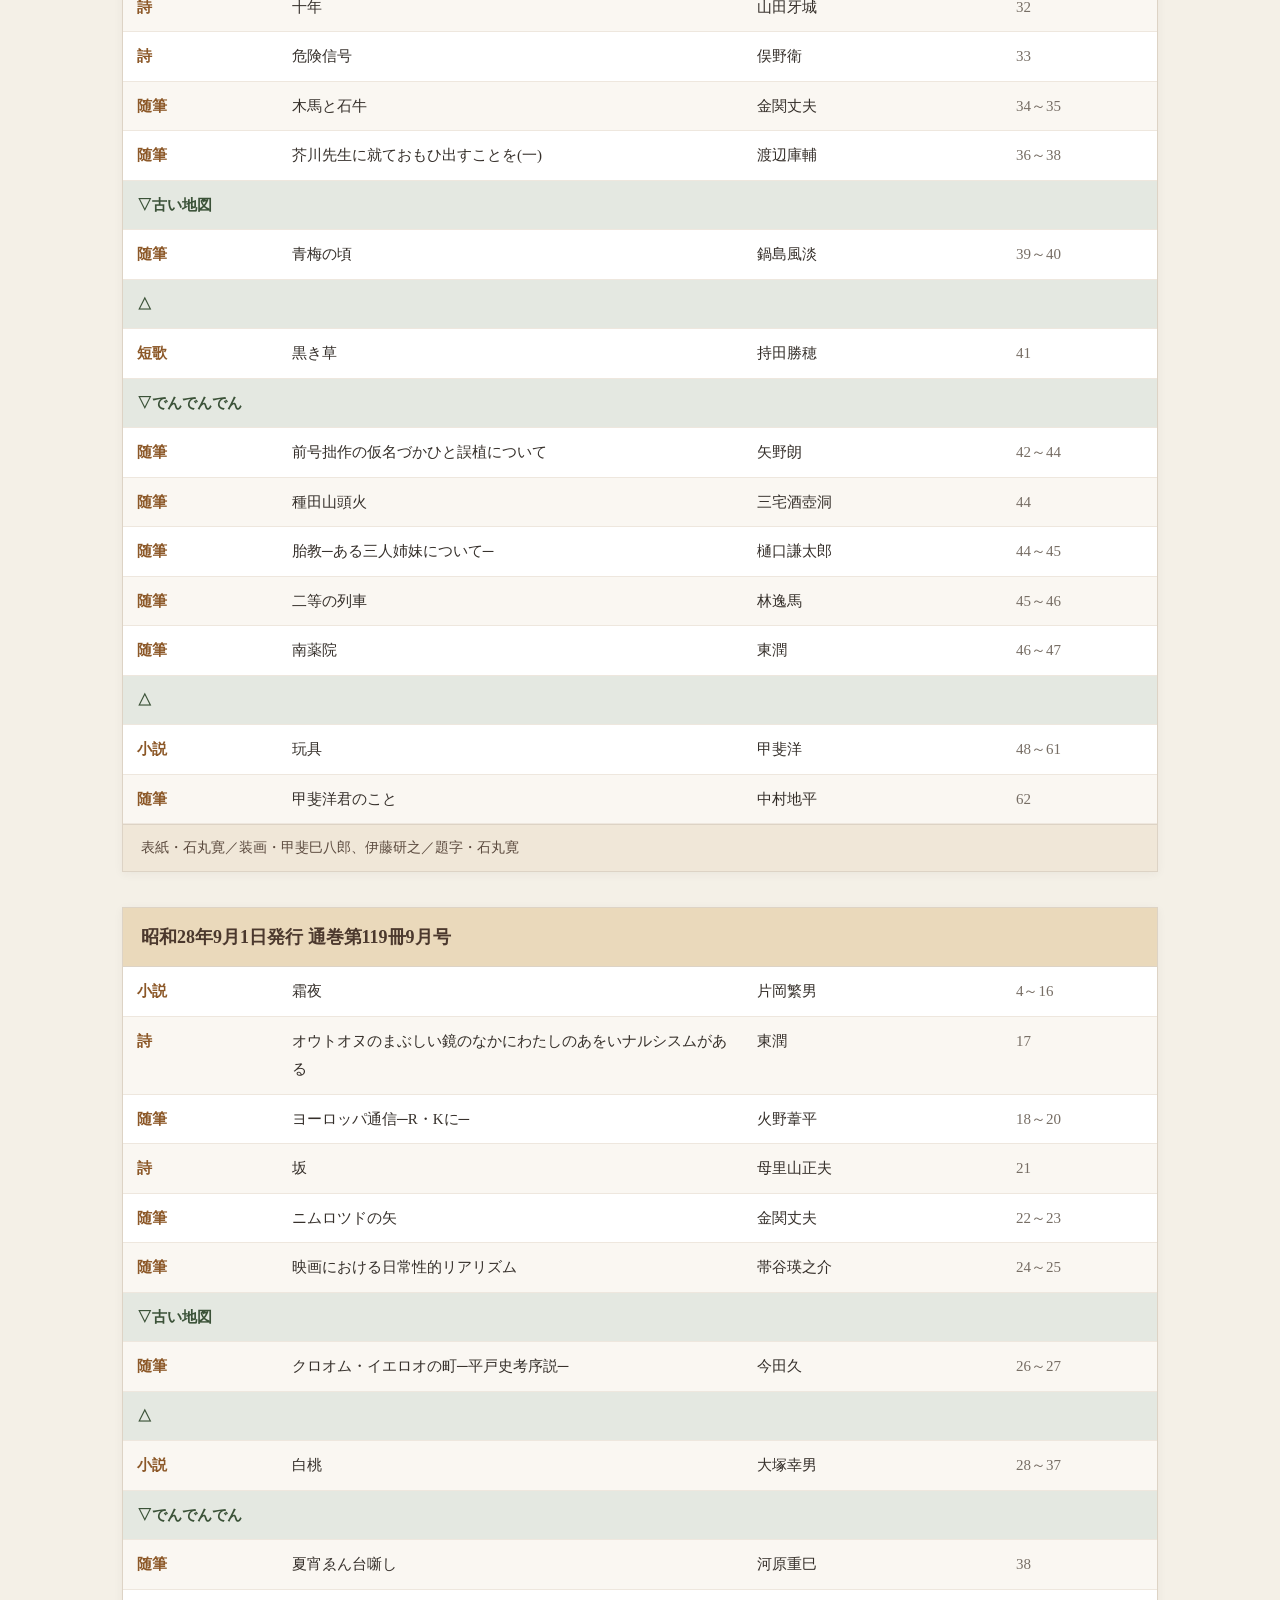
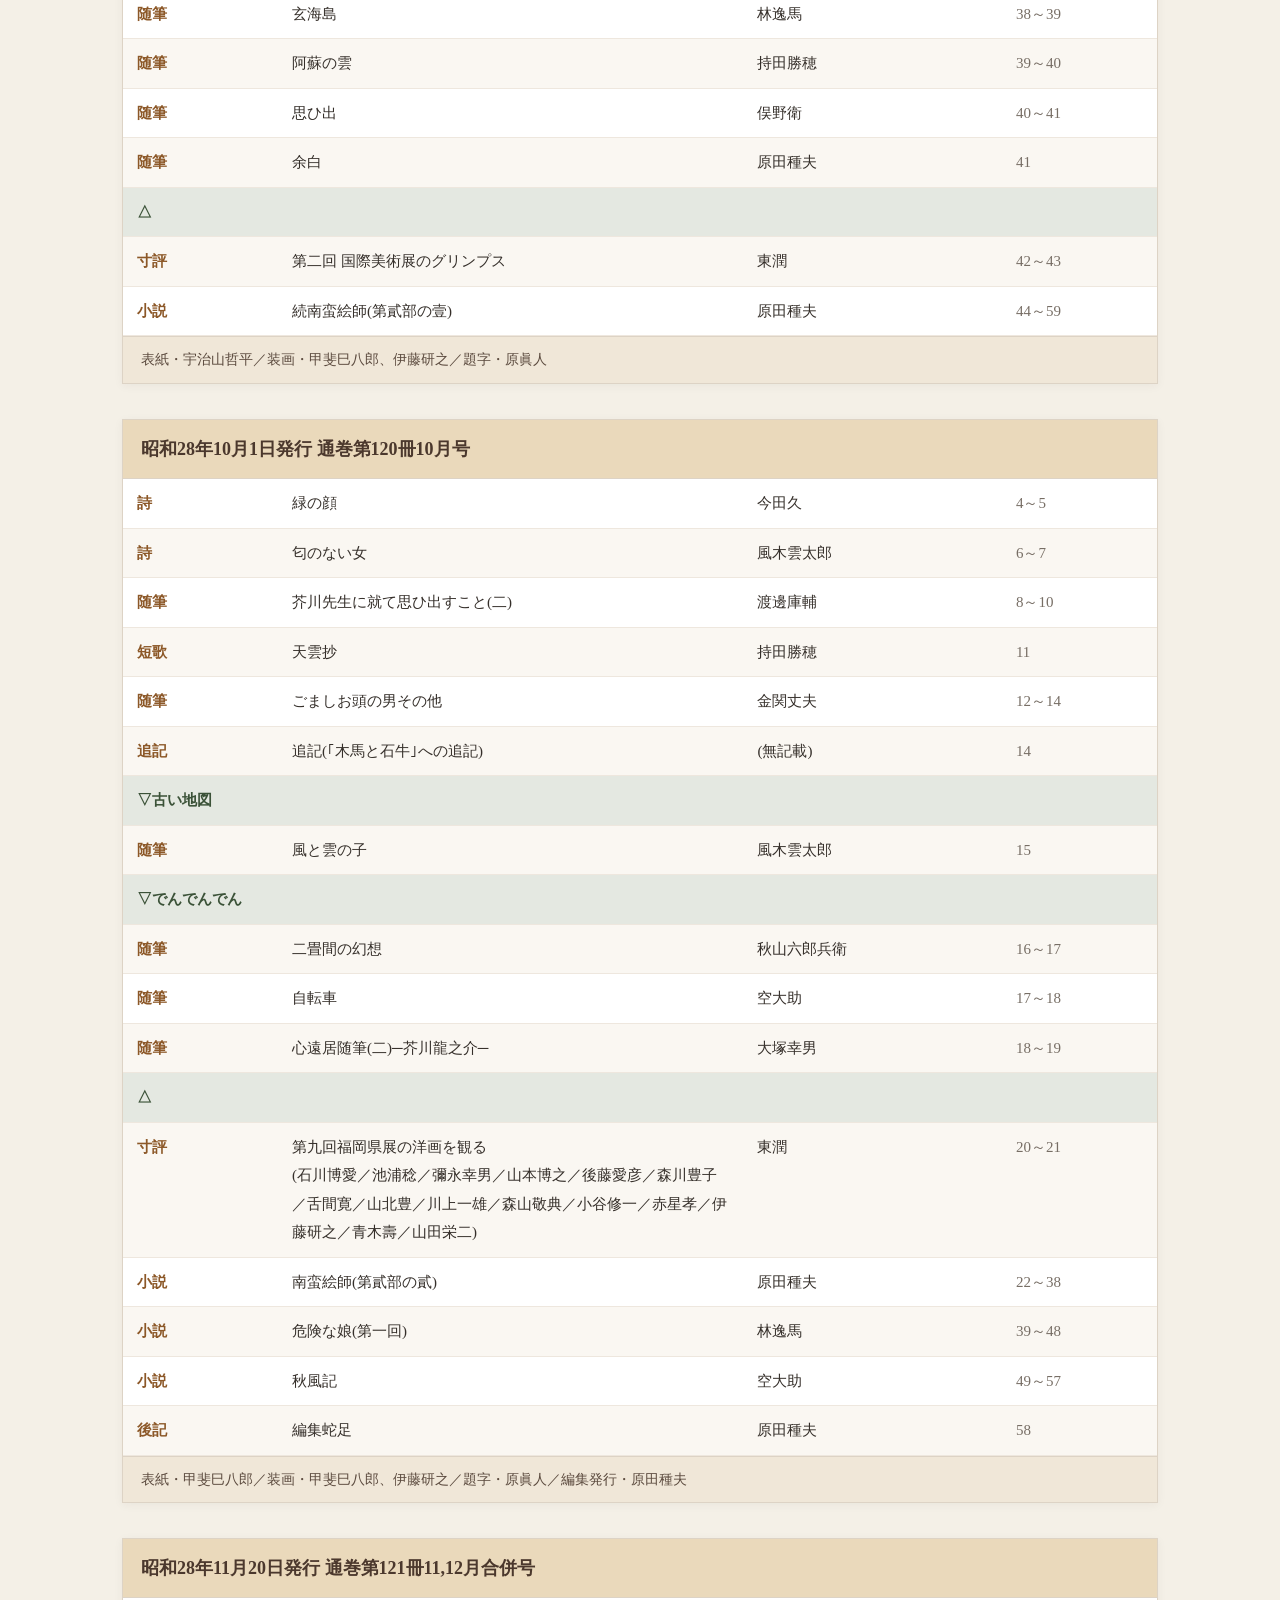
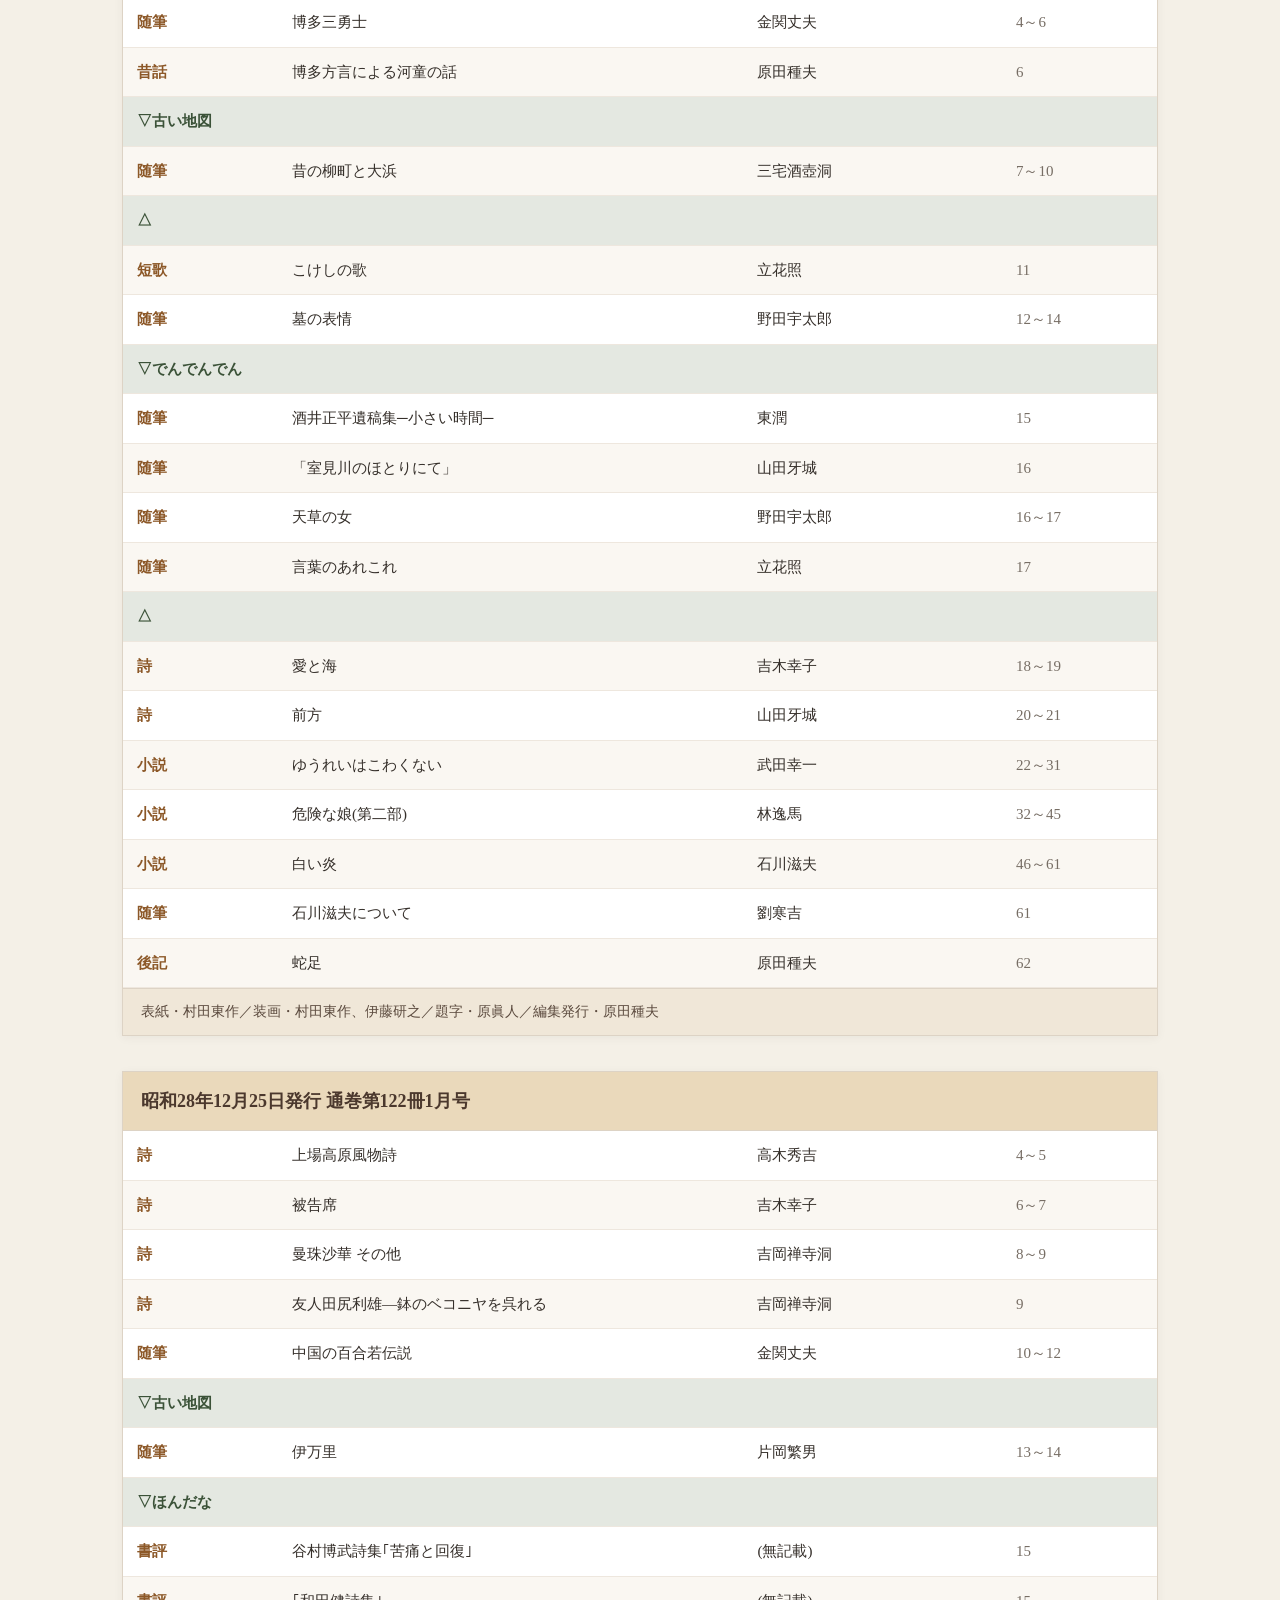
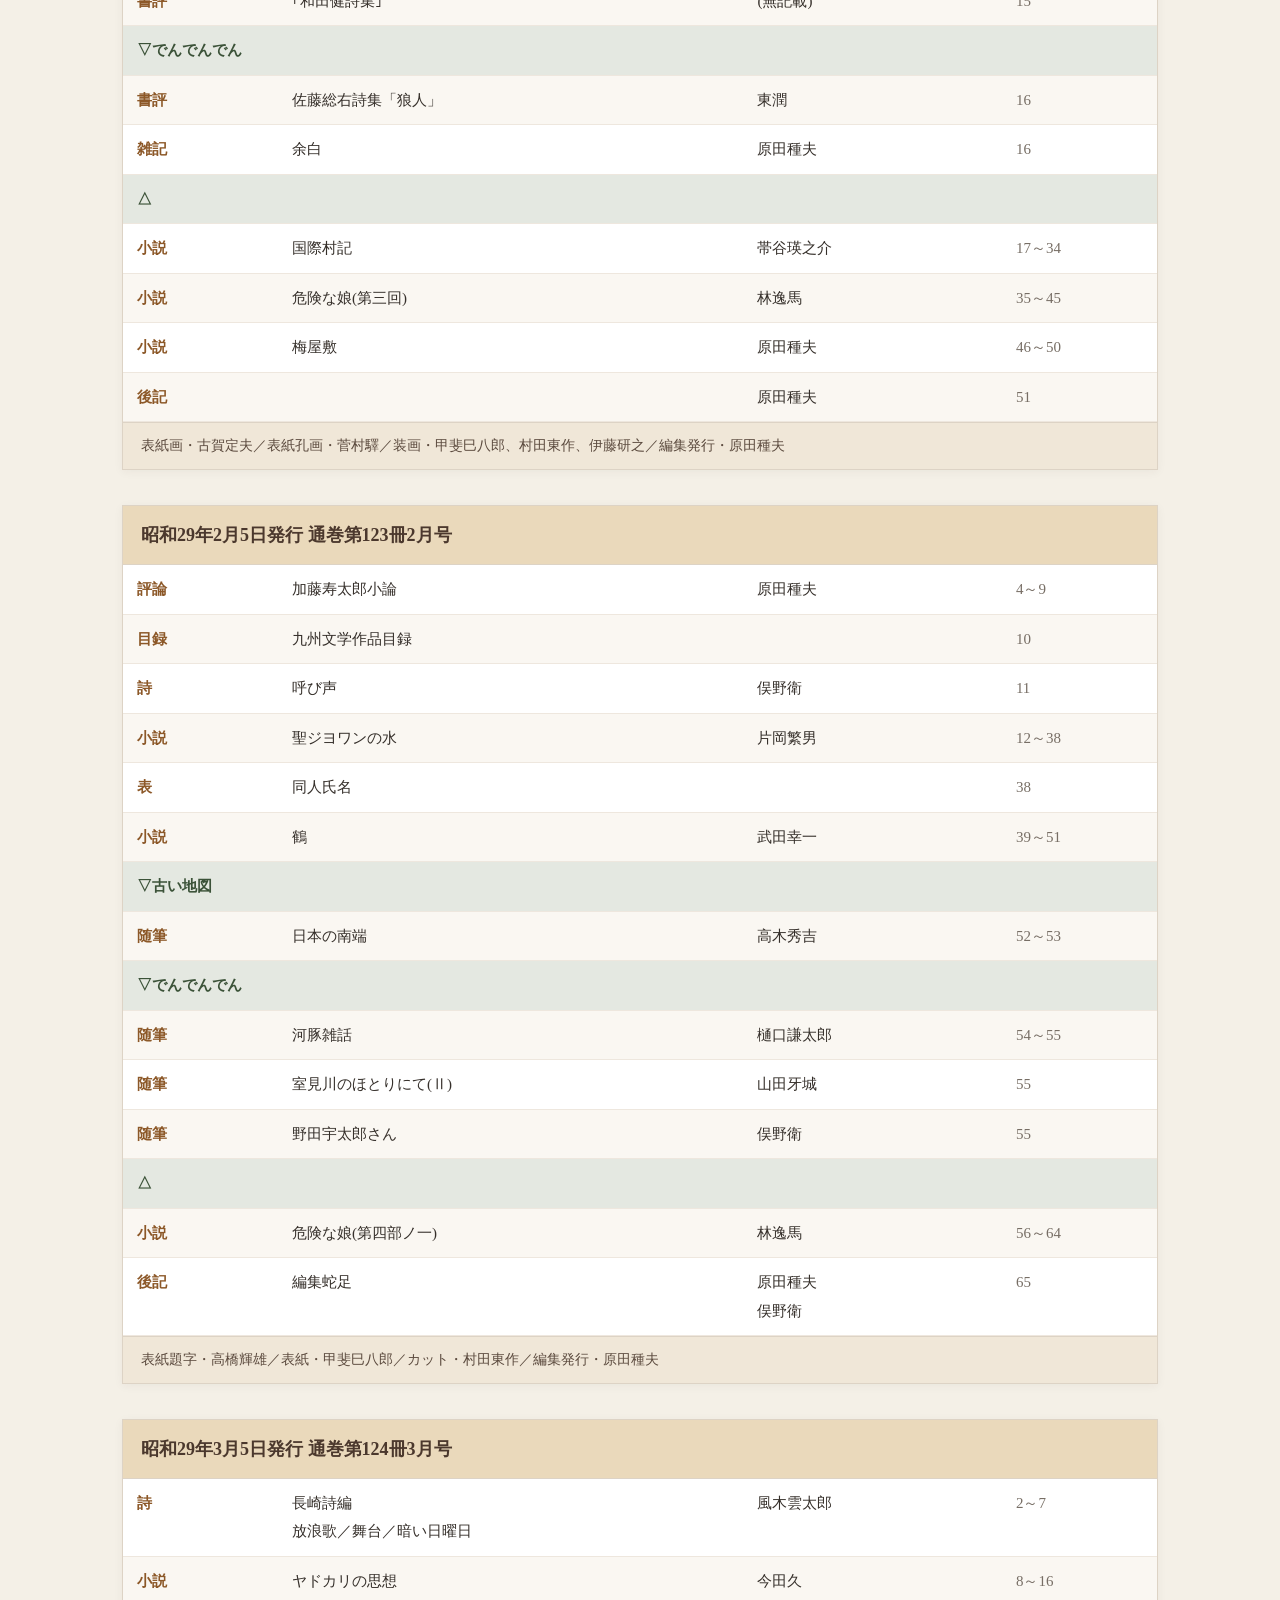
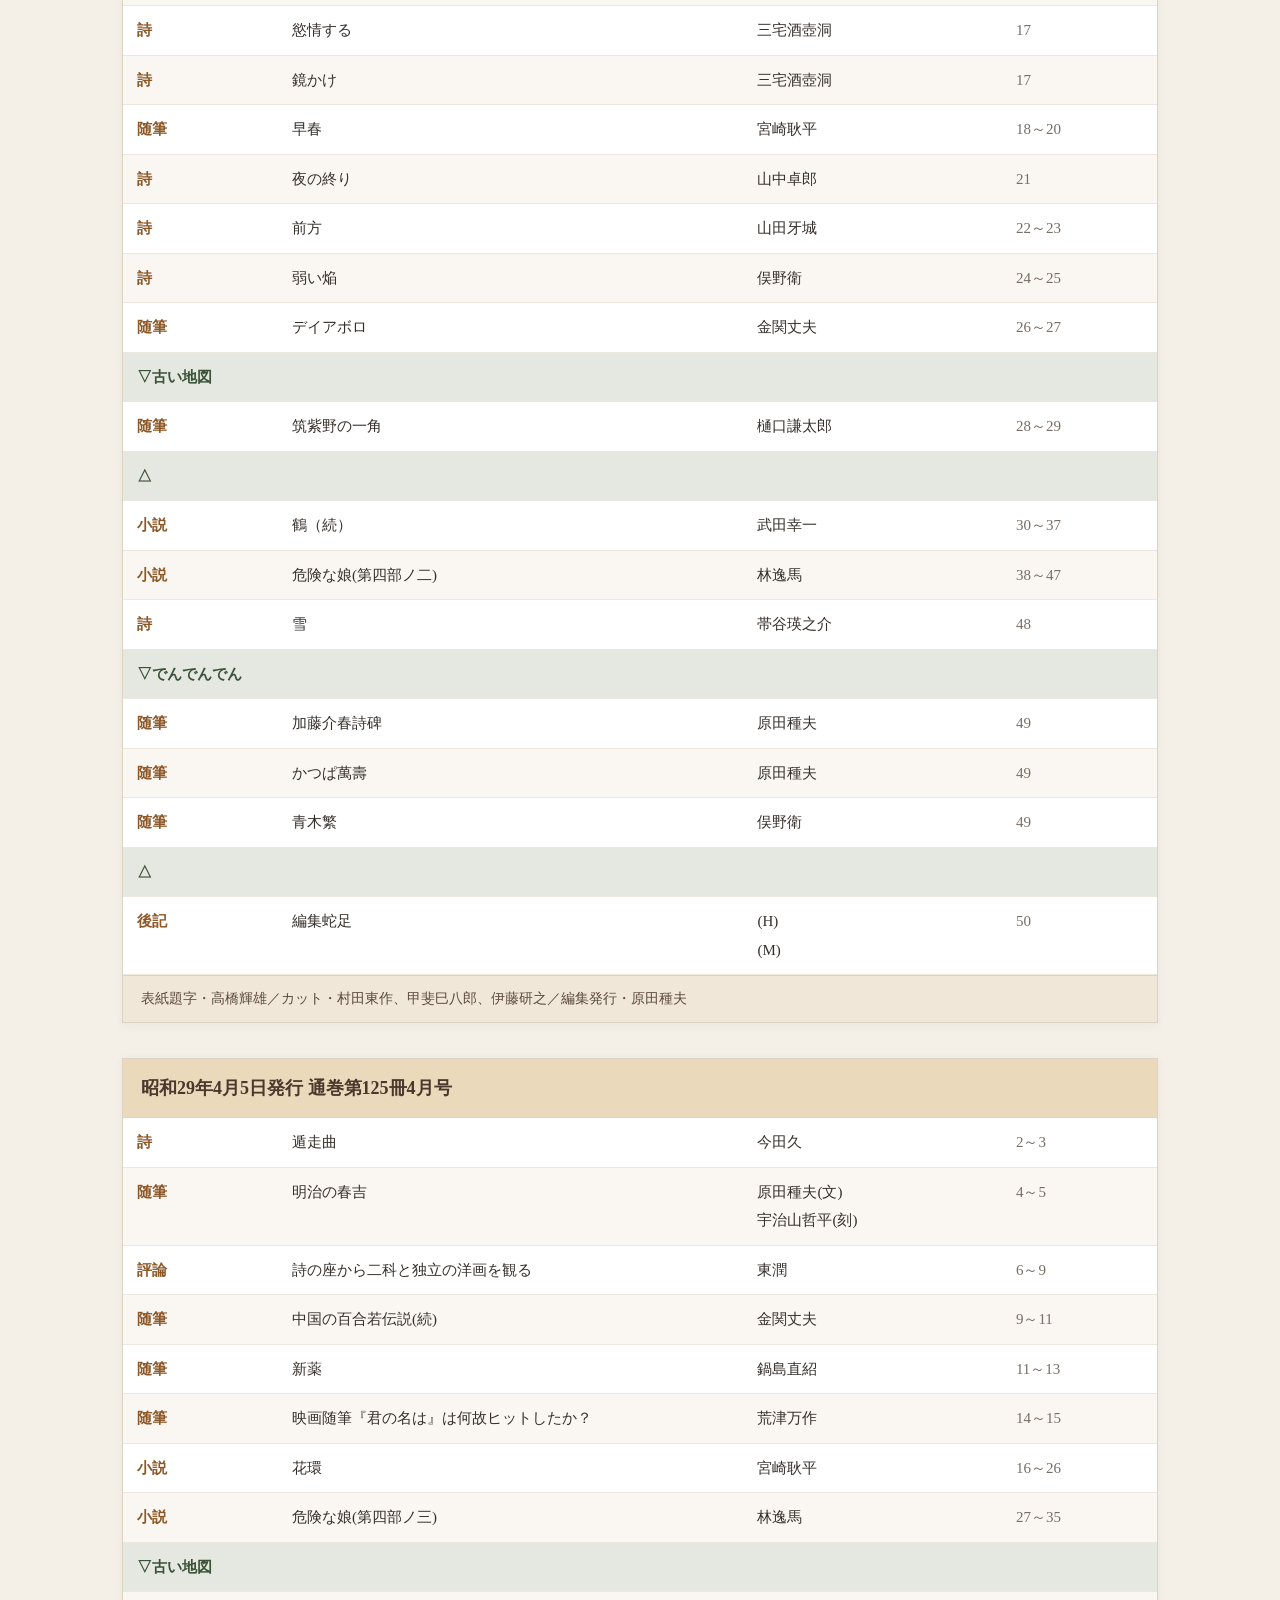
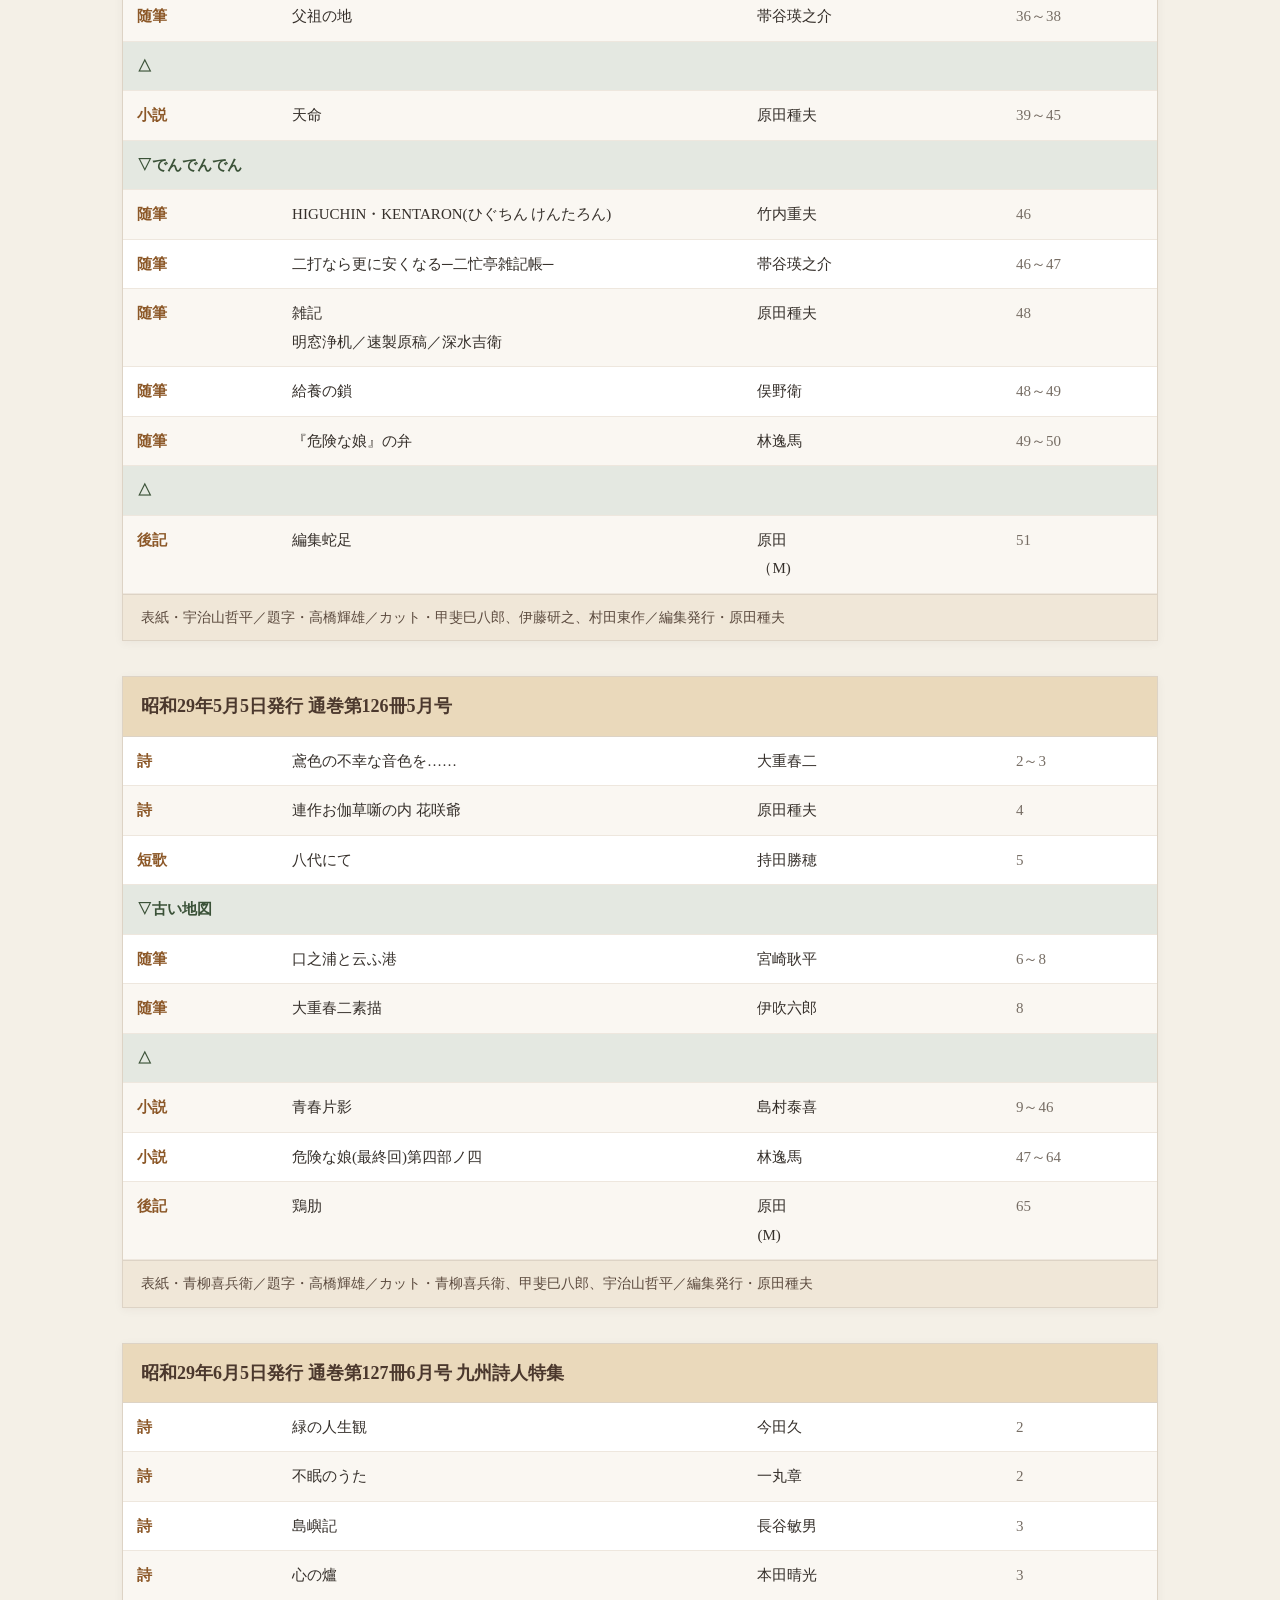
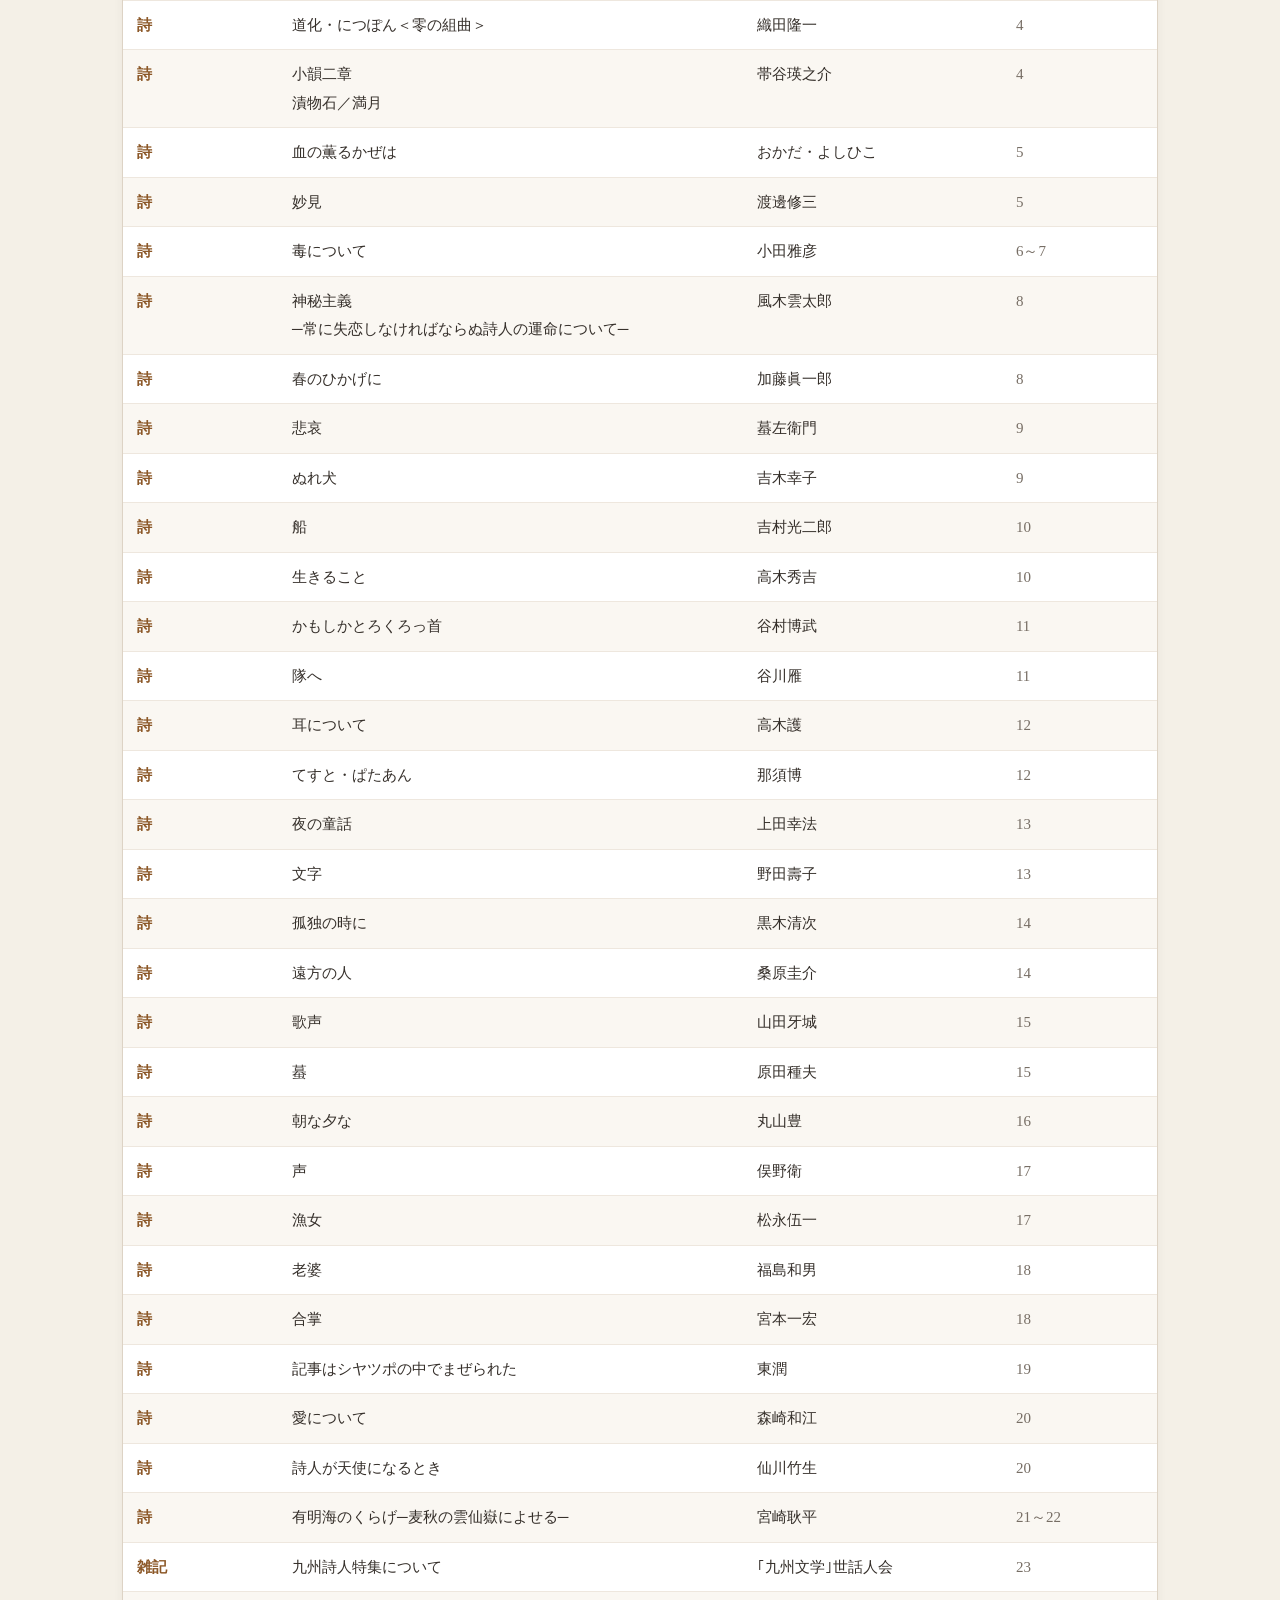
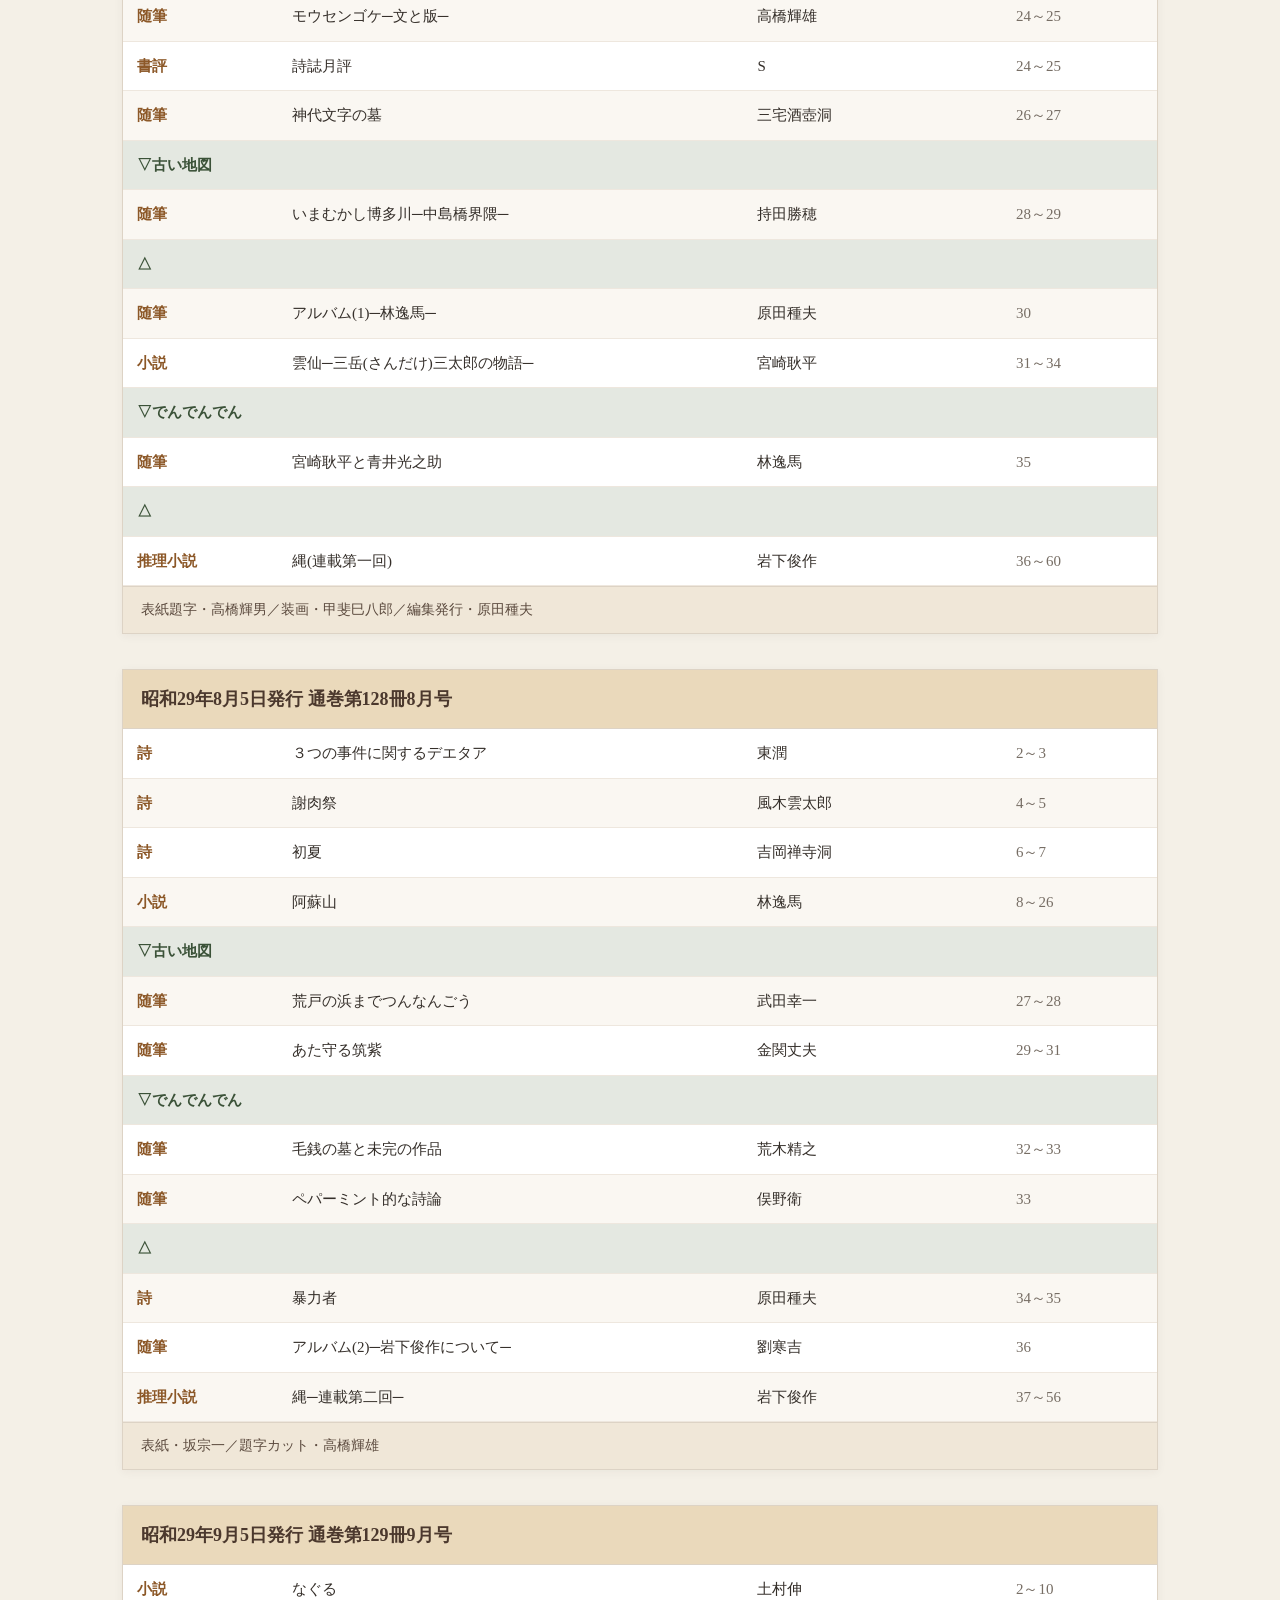
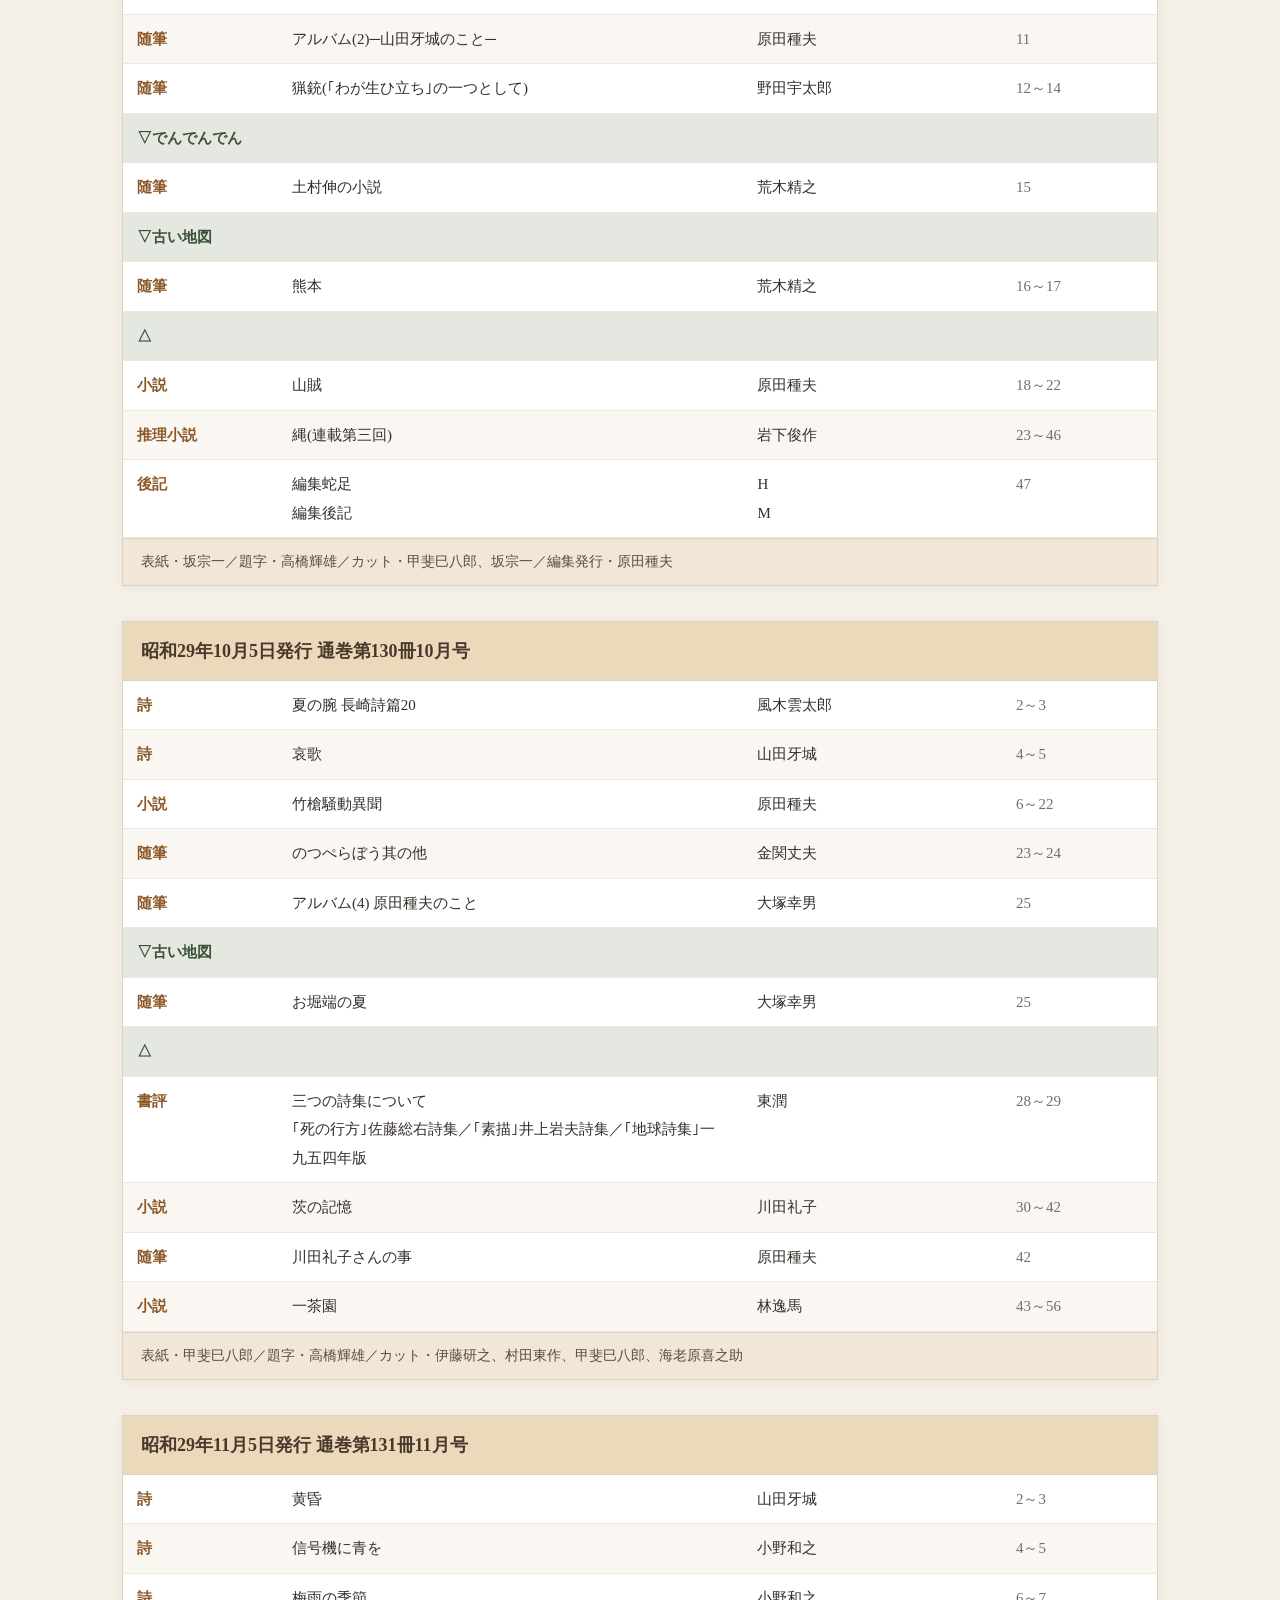
<file: dai4.html>
<!DOCTYPE html>
<html lang="ja">
<head>
<meta charset="UTF-8">
<meta name="viewport" content="width=device-width, initial-scale=1.0">
<meta name="description" content="第四期 九州文学 目録 - 九州文学総目録">
<meta name="keywords" content="九州文学,総目録,第四期">
<title>第四期 九州文学 - 九州文学総目録</title>
<style>
* { box-sizing: border-box; }
html { scroll-behavior: smooth; }
body {
  margin: 0;
  background: #f4f0e7;
  color: #352f2a;
  font-family: "Yu Mincho", "Hiragino Mincho ProN", "MS PMincho", serif;
  line-height: 1.9;
  font-size: 16px;
}
a { color: #5b4030; text-decoration: none; }
a:hover { text-decoration: underline; }

.wrap { max-width: 1080px; margin: auto; padding: 0 22px; }

/* ヘッダー */
header {
  background: #40352e;
  color: #fff;
  border-bottom: 4px solid #b58d57;
}
.header-inner { padding: 35px 22px 25px; }
.kicker { font-size: 13px; letter-spacing: .25em; color: #d9cbb8; margin-bottom: 8px; }
h1 { margin: 0; font-size: 36px; font-weight: normal; letter-spacing: .12em; }
h1 a { color: #fff; text-decoration: none; }

/* ナビゲーションメニュー */
nav {
  background: #2e2621;
  border-bottom: 1px solid #5b4a3e;
}
.nav-list {
  list-style: none;
  margin: 0;
  padding: 0;
  display: flex;
  flex-wrap: wrap;
}
.nav-list li { margin: 0; }
.nav-list a {
  display: block;
  padding: 12px 18px;
  color: #d9cbb8;
  font-size: 15px;
  transition: background 0.2s;
}
.nav-list a:hover, .nav-list a.active {
  background: #b58d57;
  color: #fff;
  text-decoration: none;
}

/* メインコンテンツ */
.page-title {
  margin: 35px 0 20px;
  font-size: 26px;
  font-weight: normal;
  color: #4b382d;
  letter-spacing: .08em;
  border-bottom: 2px solid #b58d57;
  padding-bottom: 8px;
}

/* 目録テーブルブロック */
.issue-block {
  background: #fff;
  border: 1px solid #ddd3c5;
  box-shadow: 0 2px 9px rgba(60,45,30,.05);
  margin-bottom: 35px;
  overflow: hidden;
}

.issue-header {
  background: #ead9bb;
  padding: 12px 18px;
  font-size: 18px;
  font-weight: bold;
  color: #4b382d;
  border-bottom: 1px solid #ddd3c5;
}

.catalog-table {
  width: 100%;
  border-collapse: collapse;
  font-size: 15px;
}

.catalog-table th, .catalog-table td {
  padding: 10px 14px;
  border-bottom: 1px solid #eee7de;
  text-align: left;
  vertical-align: top;
}

.catalog-table tr:nth-child(even) {
  background-color: #faf7f2;
}

.col-genre { width: 15%; color: #8c5828; font-weight: bold; white-space: nowrap; }
.col-title { width: 45%; }
.col-author { width: 25%; }
.col-page { width: 15%; text-align: right; color: #776e65; white-space: nowrap; }

.issue-footer {
  background: #f0e7d8;
  padding: 10px 18px;
  font-size: 13.5px;
  color: #5b4a3e;
  border-top: 1px solid #ddd3c5;
}

.sub-header-row {
  background: #e4e8e1 !important;
  font-weight: bold;
  color: #3b5238;
}

/* フッター */
footer {
  margin-top: 55px;
  background: #40352e;
  color: #d9cdbd;
  padding: 25px 0;
  font-size: 14px;
  text-align: center;
}

@media(max-width:700px) {
  .wrap { padding: 0 12px; }
  .header-inner { padding: 25px 12px; }
  h1 { font-size: 26px; }
  .nav-list a { padding: 10px 12px; font-size: 14px; }
  .catalog-table th, .catalog-table td { padding: 8px 10px; font-size: 14px; }
  .col-genre { width: 22%; }
  .col-title { width: 43%; }
  .col-author { width: 23%; }
  .col-page { width: 12%; }
}
</style>
</head>
<body>

<header>
  <div class="wrap header-inner">
    <div class="kicker">KYUSHU BUNGAKU</div>
    <h1><a href="index.html">九州文学総目録</a></h1>
  </div>
  <nav>
    <div class="wrap">
      <ul class="nav-list">
        <li><a href="index.html">トップ</a></li>
        <li><a href="dai1.html">第１次</a></li>
        <li><a href="dai2.html">第２期</a></li>
        <li><a href="dai3.html">第３期</a></li>
        <li><a href="dai4.html" class="active">第４期</a></li>
        <li><a href="dai501.html">第５期 前半</a></li>
        <li><a href="dai502.html">第５期 後半</a></li>
        <li><a href="ryu.html">劉寒吉 追悼号</a></li>
      </ul>
    </div>
  </nav>
</header>

<main class="wrap">

  <h2 class="page-title">第四期 九州文学</h2>

  <!-- 昭和28年6月25日 通巻第117冊6月号 -->
  <div class="issue-block">
    <div class="issue-header">昭和28年6月25日発行 通巻第117冊6月号</div>
    <table class="catalog-table">
      <tbody>
        <tr><td class="col-genre">小説</td><td class="col-title">柩(ひつぎ)</td><td class="col-author">矢野朗</td><td class="col-page">4～27</td></tr>
        <tr><td class="col-genre">書評</td><td class="col-title">九州同人雑誌評</td><td class="col-author">林</td><td class="col-page">27</td></tr>
        <tr><td class="col-genre">詩</td><td class="col-title">東潤作品集<br>自然のことを自然でなくするポーズについて／のぞきからくり的一齣／問題点でしばらく逃げる</td><td class="col-author">東潤</td><td class="col-page">28～30</td></tr>
        <tr><td class="col-genre">詩</td><td class="col-title">抒情的な村</td><td class="col-author">今田久</td><td class="col-page">31</td></tr>
        <tr><td class="col-genre">随筆</td><td class="col-title">鈍魚庵雑記(1)(創作ノオトから)</td><td class="col-author">火野葦平</td><td class="col-page">32～35</td></tr>
        <tr><td class="col-genre">随筆評論</td><td class="col-title">婬樹譚</td><td class="col-author">金関丈夫</td><td class="col-page">36～38</td></tr>
        <tr><td class="col-genre">詩</td><td class="col-title">眠られぬ夜</td><td class="col-author">山田牙城</td><td class="col-page">39</td></tr>
        <tr><td class="col-genre">小説</td><td class="col-title">新釈昔ばなしの内 鼻たれ小僧さま</td><td class="col-author">原田種夫</td><td class="col-page">40～45</td></tr>
        <tr><td class="col-genre">小説</td><td class="col-title">久重山</td><td class="col-author">林逸馬</td><td class="col-page">46～59</td></tr>

        <tr class="sub-header-row"><td colspan="4">▽古い地図(同人リレー)</td></tr>
        <tr><td class="col-genre">随筆</td><td class="col-title">場末の絵</td><td class="col-author">劉寒吉</td><td class="col-page">60～61</td></tr>

        <tr class="sub-header-row"><td colspan="4">▽でんでんでん</td></tr>
        <tr><td class="col-genre">随筆</td><td class="col-title">類似宗教</td><td class="col-author">樋口謙太郎</td><td class="col-page">62</td></tr>
        <tr><td class="col-genre">随筆</td><td class="col-title">阿蘇の噴火</td><td class="col-author">荒木精之</td><td class="col-page">62～63</td></tr>
        <tr><td class="col-genre">随筆</td><td class="col-title">雑記の美しさ</td><td class="col-author">甲斐巳八郎</td><td class="col-page">63</td></tr>
        <tr><td class="col-genre">随筆</td><td class="col-title">余白</td><td class="col-author">原田種夫</td><td class="col-page">63～64</td></tr>
        <tr><td class="col-genre">随筆</td><td class="col-title">心遠居随筆(一)</td><td class="col-author">大塚幸男</td><td class="col-page">64</td></tr>
        <tr class="sub-header-row"><td colspan="4">△</td></tr>

        <tr><td class="col-genre">後記</td><td class="col-title"></td><td class="col-author">(Ｈ)</td><td class="col-page"></td></tr>
      </tbody>
    </table>
    <div class="issue-footer">装幀装画・伊藤研之／装画・甲斐巳八郎／口絵・赤星孝／題字・原眞人</div>
  </div>

  <!-- 昭和28年8月1日 通巻第118冊8月号 -->
  <div class="issue-block">
    <div class="issue-header">昭和28年8月1日発行 通巻第118冊8月号</div>
    <table class="catalog-table">
      <tbody>
        <tr><td class="col-genre">小説</td><td class="col-title">南蛮絵師(第一部)─切支丹一揆余聞─</td><td class="col-author">原田種夫</td><td class="col-page">4～31</td></tr>
        <tr><td class="col-genre">詩</td><td class="col-title">十年</td><td class="col-author">山田牙城</td><td class="col-page">32</td></tr>
        <tr><td class="col-genre">詩</td><td class="col-title">危険信号</td><td class="col-author">俣野衛</td><td class="col-page">33</td></tr>
        <tr><td class="col-genre">随筆</td><td class="col-title">木馬と石牛</td><td class="col-author">金関丈夫</td><td class="col-page">34～35</td></tr>
        <tr><td class="col-genre">随筆</td><td class="col-title">芥川先生に就ておもひ出すことを(一)</td><td class="col-author">渡辺庫輔</td><td class="col-page">36～38</td></tr>

        <tr class="sub-header-row"><td colspan="4">▽古い地図</td></tr>
        <tr><td class="col-genre">随筆</td><td class="col-title">青梅の頃</td><td class="col-author">鍋島風淡</td><td class="col-page">39～40</td></tr>
        <tr class="sub-header-row"><td colspan="4">△</td></tr>

        <tr><td class="col-genre">短歌</td><td class="col-title">黒き草</td><td class="col-author">持田勝穂</td><td class="col-page">41</td></tr>

        <tr class="sub-header-row"><td colspan="4">▽でんでんでん</td></tr>
        <tr><td class="col-genre">随筆</td><td class="col-title">前号拙作の仮名づかひと誤植について</td><td class="col-author">矢野朗</td><td class="col-page">42～44</td></tr>
        <tr><td class="col-genre">随筆</td><td class="col-title">種田山頭火</td><td class="col-author">三宅酒壺洞</td><td class="col-page">44</td></tr>
        <tr><td class="col-genre">随筆</td><td class="col-title">胎教─ある三人姉妹について─</td><td class="col-author">樋口謙太郎</td><td class="col-page">44～45</td></tr>
        <tr><td class="col-genre">随筆</td><td class="col-title">二等の列車</td><td class="col-author">林逸馬</td><td class="col-page">45～46</td></tr>
        <tr><td class="col-genre">随筆</td><td class="col-title">南薬院</td><td class="col-author">東潤</td><td class="col-page">46～47</td></tr>
        <tr class="sub-header-row"><td colspan="4">△</td></tr>

        <tr><td class="col-genre">小説</td><td class="col-title">玩具</td><td class="col-author">甲斐洋</td><td class="col-page">48～61</td></tr>
        <tr><td class="col-genre">随筆</td><td class="col-title">甲斐洋君のこと</td><td class="col-author">中村地平</td><td class="col-page">62</td></tr>
      </tbody>
    </table>
    <div class="issue-footer">表紙・石丸寛／装画・甲斐巳八郎、伊藤研之／題字・石丸寛</div>
  </div>

  <!-- 昭和28年9月1日 通巻第119冊9月号 -->
  <div class="issue-block">
    <div class="issue-header">昭和28年9月1日発行 通巻第119冊9月号</div>
    <table class="catalog-table">
      <tbody>
        <tr><td class="col-genre">小説</td><td class="col-title">霜夜</td><td class="col-author">片岡繁男</td><td class="col-page">4～16</td></tr>
        <tr><td class="col-genre">詩</td><td class="col-title">オウトオヌのまぶしい鏡のなかにわたしのあをいナルシスムがある</td><td class="col-author">東潤</td><td class="col-page">17</td></tr>
        <tr><td class="col-genre">随筆</td><td class="col-title">ヨーロッパ通信─R・Kに─</td><td class="col-author">火野葦平</td><td class="col-page">18～20</td></tr>
        <tr><td class="col-genre">詩</td><td class="col-title">坂</td><td class="col-author">母里山正夫</td><td class="col-page">21</td></tr>
        <tr><td class="col-genre">随筆</td><td class="col-title">ニムロツドの矢</td><td class="col-author">金関丈夫</td><td class="col-page">22～23</td></tr>
        <tr><td class="col-genre">随筆</td><td class="col-title">映画における日常性的リアリズム</td><td class="col-author">帯谷瑛之介</td><td class="col-page">24～25</td></tr>

        <tr class="sub-header-row"><td colspan="4">▽古い地図</td></tr>
        <tr><td class="col-genre">随筆</td><td class="col-title">クロオム・イエロオの町─平戸史考序説─</td><td class="col-author">今田久</td><td class="col-page">26～27</td></tr>
        <tr class="sub-header-row"><td colspan="4">△</td></tr>

        <tr><td class="col-genre">小説</td><td class="col-title">白桃</td><td class="col-author">大塚幸男</td><td class="col-page">28～37</td></tr>

        <tr class="sub-header-row"><td colspan="4">▽でんでんでん</td></tr>
        <tr><td class="col-genre">随筆</td><td class="col-title">夏宵ゑん台噺し</td><td class="col-author">河原重巳</td><td class="col-page">38</td></tr>
        <tr><td class="col-genre">随筆</td><td class="col-title">玄海島</td><td class="col-author">林逸馬</td><td class="col-page">38～39</td></tr>
        <tr><td class="col-genre">随筆</td><td class="col-title">阿蘇の雲</td><td class="col-author">持田勝穂</td><td class="col-page">39～40</td></tr>
        <tr><td class="col-genre">随筆</td><td class="col-title">思ひ出</td><td class="col-author">俣野衛</td><td class="col-page">40～41</td></tr>
        <tr><td class="col-genre">随筆</td><td class="col-title">余白</td><td class="col-author">原田種夫</td><td class="col-page">41</td></tr>
        <tr class="sub-header-row"><td colspan="4">△</td></tr>

        <tr><td class="col-genre">寸評</td><td class="col-title">第二回 国際美術展のグリンプス</td><td class="col-author">東潤</td><td class="col-page">42～43</td></tr>
        <tr><td class="col-genre">小説</td><td class="col-title">続南蛮絵師(第貳部の壹)</td><td class="col-author">原田種夫</td><td class="col-page">44～59</td></tr>
      </tbody>
    </table>
    <div class="issue-footer">表紙・宇治山哲平／装画・甲斐巳八郎、伊藤研之／題字・原眞人</div>
  </div>

  <!-- 昭和28年10月1日 通巻第120冊10月号 -->
  <div class="issue-block">
    <div class="issue-header">昭和28年10月1日発行 通巻第120冊10月号</div>
    <table class="catalog-table">
      <tbody>
        <tr><td class="col-genre">詩</td><td class="col-title">緑の顔</td><td class="col-author">今田久</td><td class="col-page">4～5</td></tr>
        <tr><td class="col-genre">詩</td><td class="col-title">匂のない女</td><td class="col-author">風木雲太郎</td><td class="col-page">6～7</td></tr>
        <tr><td class="col-genre">随筆</td><td class="col-title">芥川先生に就て思ひ出すこと(二)</td><td class="col-author">渡邊庫輔</td><td class="col-page">8～10</td></tr>
        <tr><td class="col-genre">短歌</td><td class="col-title">天雲抄</td><td class="col-author">持田勝穂</td><td class="col-page">11</td></tr>
        <tr><td class="col-genre">随筆</td><td class="col-title">ごましお頭の男その他</td><td class="col-author">金関丈夫</td><td class="col-page">12～14</td></tr>
        <tr><td class="col-genre">追記</td><td class="col-title">追記(｢木馬と石牛｣への追記)</td><td class="col-author">(無記載)</td><td class="col-page">14</td></tr>

        <tr class="sub-header-row"><td colspan="4">▽古い地図</td></tr>
        <tr><td class="col-genre">随筆</td><td class="col-title">風と雲の子</td><td class="col-author">風木雲太郎</td><td class="col-page">15</td></tr>

        <tr class="sub-header-row"><td colspan="4">▽でんでんでん</td></tr>
        <tr><td class="col-genre">随筆</td><td class="col-title">二畳間の幻想</td><td class="col-author">秋山六郎兵衛</td><td class="col-page">16～17</td></tr>
        <tr><td class="col-genre">随筆</td><td class="col-title">自転車</td><td class="col-author">空大助</td><td class="col-page">17～18</td></tr>
        <tr><td class="col-genre">随筆</td><td class="col-title">心遠居随筆(二)─芥川龍之介─</td><td class="col-author">大塚幸男</td><td class="col-page">18～19</td></tr>
        <tr class="sub-header-row"><td colspan="4">△</td></tr>

        <tr><td class="col-genre">寸評</td><td class="col-title">第九回福岡県展の洋画を観る<br>(石川博愛／池浦稔／彌永幸男／山本博之／後藤愛彦／森川豊子／舌間寛／山北豊／川上一雄／森山敬典／小谷修一／赤星孝／伊藤研之／青木壽／山田栄二)</td><td class="col-author">東潤</td><td class="col-page">20～21</td></tr>
        <tr><td class="col-genre">小説</td><td class="col-title">南蛮絵師(第貳部の貳)</td><td class="col-author">原田種夫</td><td class="col-page">22～38</td></tr>
        <tr><td class="col-genre">小説</td><td class="col-title">危険な娘(第一回)</td><td class="col-author">林逸馬</td><td class="col-page">39～48</td></tr>
        <tr><td class="col-genre">小説</td><td class="col-title">秋風記</td><td class="col-author">空大助</td><td class="col-page">49～57</td></tr>
        <tr><td class="col-genre">後記</td><td class="col-title">編集蛇足</td><td class="col-author">原田種夫</td><td class="col-page">58</td></tr>
      </tbody>
    </table>
    <div class="issue-footer">表紙・甲斐巳八郎／装画・甲斐巳八郎、伊藤研之／題字・原眞人／編集発行・原田種夫</div>
  </div>

  <!-- 昭和28年11月20日 通巻第121冊11,12月合併号 -->
  <div class="issue-block">
    <div class="issue-header">昭和28年11月20日発行 通巻第121冊11,12月合併号</div>
    <table class="catalog-table">
      <tbody>
        <tr><td class="col-genre">随筆</td><td class="col-title">博多三勇士</td><td class="col-author">金関丈夫</td><td class="col-page">4～6</td></tr>
        <tr><td class="col-genre">昔話</td><td class="col-title">博多方言による河童の話</td><td class="col-author">原田種夫</td><td class="col-page">6</td></tr>

        <tr class="sub-header-row"><td colspan="4">▽古い地図</td></tr>
        <tr><td class="col-genre">随筆</td><td class="col-title">昔の柳町と大浜</td><td class="col-author">三宅酒壺洞</td><td class="col-page">7～10</td></tr>
        <tr class="sub-header-row"><td colspan="4">△</td></tr>

        <tr><td class="col-genre">短歌</td><td class="col-title">こけしの歌</td><td class="col-author">立花照</td><td class="col-page">11</td></tr>
        <tr><td class="col-genre">随筆</td><td class="col-title">墓の表情</td><td class="col-author">野田宇太郎</td><td class="col-page">12～14</td></tr>

        <tr class="sub-header-row"><td colspan="4">▽でんでんでん</td></tr>
        <tr><td class="col-genre">随筆</td><td class="col-title">酒井正平遺稿集─小さい時間─</td><td class="col-author">東潤</td><td class="col-page">15</td></tr>
        <tr><td class="col-genre">随筆</td><td class="col-title">「室見川のほとりにて」</td><td class="col-author">山田牙城</td><td class="col-page">16</td></tr>
        <tr><td class="col-genre">随筆</td><td class="col-title">天草の女</td><td class="col-author">野田宇太郎</td><td class="col-page">16～17</td></tr>
        <tr><td class="col-genre">随筆</td><td class="col-title">言葉のあれこれ</td><td class="col-author">立花照</td><td class="col-page">17</td></tr>
        <tr class="sub-header-row"><td colspan="4">△</td></tr>

        <tr><td class="col-genre">詩</td><td class="col-title">愛と海</td><td class="col-author">吉木幸子</td><td class="col-page">18～19</td></tr>
        <tr><td class="col-genre">詩</td><td class="col-title">前方</td><td class="col-author">山田牙城</td><td class="col-page">20～21</td></tr>
        <tr><td class="col-genre">小説</td><td class="col-title">ゆうれいはこわくない</td><td class="col-author">武田幸一</td><td class="col-page">22～31</td></tr>
        <tr><td class="col-genre">小説</td><td class="col-title">危険な娘(第二部)</td><td class="col-author">林逸馬</td><td class="col-page">32～45</td></tr>
        <tr><td class="col-genre">小説</td><td class="col-title">白い炎</td><td class="col-author">石川滋夫</td><td class="col-page">46～61</td></tr>
        <tr><td class="col-genre">随筆</td><td class="col-title">石川滋夫について</td><td class="col-author">劉寒吉</td><td class="col-page">61</td></tr>
        <tr><td class="col-genre">後記</td><td class="col-title">蛇足</td><td class="col-author">原田種夫</td><td class="col-page">62</td></tr>
      </tbody>
    </table>
    <div class="issue-footer">表紙・村田東作／装画・村田東作、伊藤研之／題字・原眞人／編集発行・原田種夫</div>
  </div>

  <!-- 昭和28年12月25日 通巻第122冊1月号 -->
  <div class="issue-block">
    <div class="issue-header">昭和28年12月25日発行 通巻第122冊1月号</div>
    <table class="catalog-table">
      <tbody>
        <tr><td class="col-genre">詩</td><td class="col-title">上場高原風物詩</td><td class="col-author">高木秀吉</td><td class="col-page">4～5</td></tr>
        <tr><td class="col-genre">詩</td><td class="col-title">被告席</td><td class="col-author">吉木幸子</td><td class="col-page">6～7</td></tr>
        <tr><td class="col-genre">詩</td><td class="col-title">曼珠沙華 その他</td><td class="col-author">吉岡禅寺洞</td><td class="col-page">8～9</td></tr>
        <tr><td class="col-genre">詩</td><td class="col-title">友人田尻利雄―鉢のベコニヤを呉れる</td><td class="col-author">吉岡禅寺洞</td><td class="col-page">9</td></tr>
        <tr><td class="col-genre">随筆</td><td class="col-title">中国の百合若伝説</td><td class="col-author">金関丈夫</td><td class="col-page">10～12</td></tr>

        <tr class="sub-header-row"><td colspan="4">▽古い地図</td></tr>
        <tr><td class="col-genre">随筆</td><td class="col-title">伊万里</td><td class="col-author">片岡繁男</td><td class="col-page">13～14</td></tr>

        <tr class="sub-header-row"><td colspan="4">▽ほんだな</td></tr>
        <tr><td class="col-genre">書評</td><td class="col-title">谷村博武詩集｢苦痛と回復｣</td><td class="col-author">(無記載)</td><td class="col-page">15</td></tr>
        <tr><td class="col-genre">書評</td><td class="col-title">｢和田健詩集｣</td><td class="col-author">(無記載)</td><td class="col-page">15</td></tr>

        <tr class="sub-header-row"><td colspan="4">▽でんでんでん</td></tr>
        <tr><td class="col-genre">書評</td><td class="col-title">佐藤総右詩集「狼人」</td><td class="col-author">東潤</td><td class="col-page">16</td></tr>
        <tr><td class="col-genre">雑記</td><td class="col-title">余白</td><td class="col-author">原田種夫</td><td class="col-page">16</td></tr>
        <tr class="sub-header-row"><td colspan="4">△</td></tr>

        <tr><td class="col-genre">小説</td><td class="col-title">国際村記</td><td class="col-author">帯谷瑛之介</td><td class="col-page">17～34</td></tr>
        <tr><td class="col-genre">小説</td><td class="col-title">危険な娘(第三回)</td><td class="col-author">林逸馬</td><td class="col-page">35～45</td></tr>
        <tr><td class="col-genre">小説</td><td class="col-title">梅屋敷</td><td class="col-author">原田種夫</td><td class="col-page">46～50</td></tr>
        <tr><td class="col-genre">後記</td><td class="col-title"></td><td class="col-author">原田種夫</td><td class="col-page">51</td></tr>
      </tbody>
    </table>
    <div class="issue-footer">表紙画・古賀定夫／表紙孔画・菅村驛／装画・甲斐巳八郎、村田東作、伊藤研之／編集発行・原田種夫</div>
  </div>

  <!-- 昭和29年2月5日 通巻第123冊2月号 -->
  <div class="issue-block">
    <div class="issue-header">昭和29年2月5日発行 通巻第123冊2月号</div>
    <table class="catalog-table">
      <tbody>
        <tr><td class="col-genre">評論</td><td class="col-title">加藤寿太郎小論</td><td class="col-author">原田種夫</td><td class="col-page">4～9</td></tr>
        <tr><td class="col-genre">目録</td><td class="col-title">九州文学作品目録</td><td class="col-author"></td><td class="col-page">10</td></tr>
        <tr><td class="col-genre">詩</td><td class="col-title">呼び声</td><td class="col-author">俣野衛</td><td class="col-page">11</td></tr>
        <tr><td class="col-genre">小説</td><td class="col-title">聖ジヨワンの水</td><td class="col-author">片岡繁男</td><td class="col-page">12～38</td></tr>
        <tr><td class="col-genre">表</td><td class="col-title">同人氏名</td><td class="col-author"></td><td class="col-page">38</td></tr>
        <tr><td class="col-genre">小説</td><td class="col-title">鶴</td><td class="col-author">武田幸一</td><td class="col-page">39～51</td></tr>

        <tr class="sub-header-row"><td colspan="4">▽古い地図</td></tr>
        <tr><td class="col-genre">随筆</td><td class="col-title">日本の南端</td><td class="col-author">高木秀吉</td><td class="col-page">52～53</td></tr>

        <tr class="sub-header-row"><td colspan="4">▽でんでんでん</td></tr>
        <tr><td class="col-genre">随筆</td><td class="col-title">河豚雑話</td><td class="col-author">樋口謙太郎</td><td class="col-page">54～55</td></tr>
        <tr><td class="col-genre">随筆</td><td class="col-title">室見川のほとりにて(Ⅱ)</td><td class="col-author">山田牙城</td><td class="col-page">55</td></tr>
        <tr><td class="col-genre">随筆</td><td class="col-title">野田宇太郎さん</td><td class="col-author">俣野衛</td><td class="col-page">55</td></tr>
        <tr class="sub-header-row"><td colspan="4">△</td></tr>

        <tr><td class="col-genre">小説</td><td class="col-title">危険な娘(第四部ノ一)</td><td class="col-author">林逸馬</td><td class="col-page">56～64</td></tr>
        <tr><td class="col-genre">後記</td><td class="col-title">編集蛇足</td><td class="col-author">原田種夫<br>俣野衛</td><td class="col-page">65</td></tr>
      </tbody>
    </table>
    <div class="issue-footer">表紙題字・高橋輝雄／表紙・甲斐巳八郎／カット・村田東作／編集発行・原田種夫</div>
  </div>

  <!-- 昭和29年3月5日 通巻第124冊3月号 -->
  <div class="issue-block">
    <div class="issue-header">昭和29年3月5日発行 通巻第124冊3月号</div>
    <table class="catalog-table">
      <tbody>
        <tr><td class="col-genre">詩</td><td class="col-title">長崎詩編<br>放浪歌／舞台／暗い日曜日</td><td class="col-author">風木雲太郎</td><td class="col-page">2～7</td></tr>
        <tr><td class="col-genre">小説</td><td class="col-title">ヤドカリの思想</td><td class="col-author">今田久</td><td class="col-page">8～16</td></tr>
        <tr><td class="col-genre">詩</td><td class="col-title">慾情する</td><td class="col-author">三宅酒壺洞</td><td class="col-page">17</td></tr>
        <tr><td class="col-genre">詩</td><td class="col-title">鏡かけ</td><td class="col-author">三宅酒壺洞</td><td class="col-page">17</td></tr>
        <tr><td class="col-genre">随筆</td><td class="col-title">早春</td><td class="col-author">宮崎耿平</td><td class="col-page">18～20</td></tr>
        <tr><td class="col-genre">詩</td><td class="col-title">夜の終り</td><td class="col-author">山中卓郎</td><td class="col-page">21</td></tr>
        <tr><td class="col-genre">詩</td><td class="col-title">前方</td><td class="col-author">山田牙城</td><td class="col-page">22～23</td></tr>
        <tr><td class="col-genre">詩</td><td class="col-title">弱い焔</td><td class="col-author">俣野衛</td><td class="col-page">24～25</td></tr>
        <tr><td class="col-genre">随筆</td><td class="col-title">デイアボロ</td><td class="col-author">金関丈夫</td><td class="col-page">26～27</td></tr>

        <tr class="sub-header-row"><td colspan="4">▽古い地図</td></tr>
        <tr><td class="col-genre">随筆</td><td class="col-title">筑紫野の一角</td><td class="col-author">樋口謙太郎</td><td class="col-page">28～29</td></tr>
        <tr class="sub-header-row"><td colspan="4">△</td></tr>

        <tr><td class="col-genre">小説</td><td class="col-title">鶴（続）</td><td class="col-author">武田幸一</td><td class="col-page">30～37</td></tr>
        <tr><td class="col-genre">小説</td><td class="col-title">危険な娘(第四部ノ二)</td><td class="col-author">林逸馬</td><td class="col-page">38～47</td></tr>
        <tr><td class="col-genre">詩</td><td class="col-title">雪</td><td class="col-author">帯谷瑛之介</td><td class="col-page">48</td></tr>

        <tr class="sub-header-row"><td colspan="4">▽でんでんでん</td></tr>
        <tr><td class="col-genre">随筆</td><td class="col-title">加藤介春詩碑</td><td class="col-author">原田種夫</td><td class="col-page">49</td></tr>
        <tr><td class="col-genre">随筆</td><td class="col-title">かつぱ萬壽</td><td class="col-author">原田種夫</td><td class="col-page">49</td></tr>
        <tr><td class="col-genre">随筆</td><td class="col-title">青木繁</td><td class="col-author">俣野衛</td><td class="col-page">49</td></tr>
        <tr class="sub-header-row"><td colspan="4">△</td></tr>

        <tr><td class="col-genre">後記</td><td class="col-title">編集蛇足</td><td class="col-author">(H)<br>(M)</td><td class="col-page">50</td></tr>
      </tbody>
    </table>
    <div class="issue-footer">表紙題字・高橋輝雄／カット・村田東作、甲斐巳八郎、伊藤研之／編集発行・原田種夫</div>
  </div>

  <!-- 昭和29年4月5日 通巻第125冊4月号 -->
  <div class="issue-block">
    <div class="issue-header">昭和29年4月5日発行 通巻第125冊4月号</div>
    <table class="catalog-table">
      <tbody>
        <tr><td class="col-genre">詩</td><td class="col-title">遁走曲</td><td class="col-author">今田久</td><td class="col-page">2～3</td></tr>
        <tr><td class="col-genre">随筆</td><td class="col-title">明治の春吉</td><td class="col-author">原田種夫(文)<br>宇治山哲平(刻)</td><td class="col-page">4～5</td></tr>
        <tr><td class="col-genre">評論</td><td class="col-title">詩の座から二科と独立の洋画を観る</td><td class="col-author">東潤</td><td class="col-page">6～9</td></tr>
        <tr><td class="col-genre">随筆</td><td class="col-title">中国の百合若伝説(続)</td><td class="col-author">金関丈夫</td><td class="col-page">9～11</td></tr>
        <tr><td class="col-genre">随筆</td><td class="col-title">新薬</td><td class="col-author">鍋島直紹</td><td class="col-page">11～13</td></tr>
        <tr><td class="col-genre">随筆</td><td class="col-title">映画随筆『君の名は』は何故ヒットしたか？</td><td class="col-author">荒津万作</td><td class="col-page">14～15</td></tr>
        <tr><td class="col-genre">小説</td><td class="col-title">花環</td><td class="col-author">宮崎耿平</td><td class="col-page">16～26</td></tr>
        <tr><td class="col-genre">小説</td><td class="col-title">危険な娘(第四部ノ三)</td><td class="col-author">林逸馬</td><td class="col-page">27～35</td></tr>

        <tr class="sub-header-row"><td colspan="4">▽古い地図</td></tr>
        <tr><td class="col-genre">随筆</td><td class="col-title">父祖の地</td><td class="col-author">帯谷瑛之介</td><td class="col-page">36～38</td></tr>
        <tr class="sub-header-row"><td colspan="4">△</td></tr>

        <tr><td class="col-genre">小説</td><td class="col-title">天命</td><td class="col-author">原田種夫</td><td class="col-page">39～45</td></tr>

        <tr class="sub-header-row"><td colspan="4">▽でんでんでん</td></tr>
        <tr><td class="col-genre">随筆</td><td class="col-title">HIGUCHIN・KENTARON(ひぐちん けんたろん)</td><td class="col-author">竹内重夫</td><td class="col-page">46</td></tr>
        <tr><td class="col-genre">随筆</td><td class="col-title">二打なら更に安くなる─二忙亭雑記帳─</td><td class="col-author">帯谷瑛之介</td><td class="col-page">46～47</td></tr>
        <tr><td class="col-genre">随筆</td><td class="col-title">雑記<br>明窓浄机／速製原稿／深水吉衛</td><td class="col-author">原田種夫</td><td class="col-page">48</td></tr>
        <tr><td class="col-genre">随筆</td><td class="col-title">給養の鎖</td><td class="col-author">俣野衛</td><td class="col-page">48～49</td></tr>
        <tr><td class="col-genre">随筆</td><td class="col-title">『危険な娘』の弁</td><td class="col-author">林逸馬</td><td class="col-page">49～50</td></tr>
        <tr class="sub-header-row"><td colspan="4">△</td></tr>

        <tr><td class="col-genre">後記</td><td class="col-title">編集蛇足</td><td class="col-author">原田<br>（M)</td><td class="col-page">51</td></tr>
      </tbody>
    </table>
    <div class="issue-footer">表紙・宇治山哲平／題字・高橋輝雄／カット・甲斐巳八郎、伊藤研之、村田東作／編集発行・原田種夫</div>
  </div>

  <!-- 昭和29年5月5日 通巻第126冊5月号 -->
  <div class="issue-block">
    <div class="issue-header">昭和29年5月5日発行 通巻第126冊5月号</div>
    <table class="catalog-table">
      <tbody>
        <tr><td class="col-genre">詩</td><td class="col-title">鳶色の不幸な音色を……</td><td class="col-author">大重春二</td><td class="col-page">2～3</td></tr>
        <tr><td class="col-genre">詩</td><td class="col-title">連作お伽草噺の内 花咲爺</td><td class="col-author">原田種夫</td><td class="col-page">4</td></tr>
        <tr><td class="col-genre">短歌</td><td class="col-title">八代にて</td><td class="col-author">持田勝穂</td><td class="col-page">5</td></tr>

        <tr class="sub-header-row"><td colspan="4">▽古い地図</td></tr>
        <tr><td class="col-genre">随筆</td><td class="col-title">口之浦と云ふ港</td><td class="col-author">宮崎耿平</td><td class="col-page">6～8</td></tr>
        <tr><td class="col-genre">随筆</td><td class="col-title">大重春二素描</td><td class="col-author">伊吹六郎</td><td class="col-page">8</td></tr>
        <tr class="sub-header-row"><td colspan="4">△</td></tr>

        <tr><td class="col-genre">小説</td><td class="col-title">青春片影</td><td class="col-author">島村泰喜</td><td class="col-page">9～46</td></tr>
        <tr><td class="col-genre">小説</td><td class="col-title">危険な娘(最終回)第四部ノ四</td><td class="col-author">林逸馬</td><td class="col-page">47～64</td></tr>
        <tr><td class="col-genre">後記</td><td class="col-title">鶏肋</td><td class="col-author">原田<br>(M)</td><td class="col-page">65</td></tr>
      </tbody>
    </table>
    <div class="issue-footer">表紙・青柳喜兵衛／題字・高橋輝雄／カット・青柳喜兵衛、甲斐巳八郎、宇治山哲平／編集発行・原田種夫</div>
  </div>

  <!-- 昭和29年6月5日 通巻第127冊6月号 九州詩人特集 -->
  <div class="issue-block">
    <div class="issue-header">昭和29年6月5日発行 通巻第127冊6月号 九州詩人特集</div>
    <table class="catalog-table">
      <tbody>
        <tr><td class="col-genre">詩</td><td class="col-title">緑の人生観</td><td class="col-author">今田久</td><td class="col-page">2</td></tr>
        <tr><td class="col-genre">詩</td><td class="col-title">不眠のうた</td><td class="col-author">一丸章</td><td class="col-page">2</td></tr>
        <tr><td class="col-genre">詩</td><td class="col-title">島嶼記</td><td class="col-author">長谷敏男</td><td class="col-page">3</td></tr>
        <tr><td class="col-genre">詩</td><td class="col-title">心の爐</td><td class="col-author">本田晴光</td><td class="col-page">3</td></tr>
        <tr><td class="col-genre">詩</td><td class="col-title">道化・につぽん＜零の組曲＞</td><td class="col-author">織田隆一</td><td class="col-page">4</td></tr>
        <tr><td class="col-genre">詩</td><td class="col-title">小韻二章<br>漬物石／満月</td><td class="col-author">帯谷瑛之介</td><td class="col-page">4</td></tr>
        <tr><td class="col-genre">詩</td><td class="col-title">血の薫るかぜは</td><td class="col-author">おかだ・よしひこ</td><td class="col-page">5</td></tr>
        <tr><td class="col-genre">詩</td><td class="col-title">妙見</td><td class="col-author">渡邊修三</td><td class="col-page">5</td></tr>
        <tr><td class="col-genre">詩</td><td class="col-title">毒について</td><td class="col-author">小田雅彦</td><td class="col-page">6～7</td></tr>
        <tr><td class="col-genre">詩</td><td class="col-title">神秘主義<br>─常に失恋しなければならぬ詩人の運命について─</td><td class="col-author">風木雲太郎</td><td class="col-page">8</td></tr>
        <tr><td class="col-genre">詩</td><td class="col-title">春のひかげに</td><td class="col-author">加藤眞一郎</td><td class="col-page">8</td></tr>
        <tr><td class="col-genre">詩</td><td class="col-title">悲哀</td><td class="col-author">蟇左衛門</td><td class="col-page">9</td></tr>
        <tr><td class="col-genre">詩</td><td class="col-title">ぬれ犬</td><td class="col-author">吉木幸子</td><td class="col-page">9</td></tr>
        <tr><td class="col-genre">詩</td><td class="col-title">船</td><td class="col-author">吉村光二郎</td><td class="col-page">10</td></tr>
        <tr><td class="col-genre">詩</td><td class="col-title">生きること</td><td class="col-author">高木秀吉</td><td class="col-page">10</td></tr>
        <tr><td class="col-genre">詩</td><td class="col-title">かもしかとろくろっ首</td><td class="col-author">谷村博武</td><td class="col-page">11</td></tr>
        <tr><td class="col-genre">詩</td><td class="col-title">隊へ</td><td class="col-author">谷川雁</td><td class="col-page">11</td></tr>
        <tr><td class="col-genre">詩</td><td class="col-title">耳について</td><td class="col-author">高木護</td><td class="col-page">12</td></tr>
        <tr><td class="col-genre">詩</td><td class="col-title">てすと・ぱたあん</td><td class="col-author">那須博</td><td class="col-page">12</td></tr>
        <tr><td class="col-genre">詩</td><td class="col-title">夜の童話</td><td class="col-author">上田幸法</td><td class="col-page">13</td></tr>
        <tr><td class="col-genre">詩</td><td class="col-title">文字</td><td class="col-author">野田壽子</td><td class="col-page">13</td></tr>
        <tr><td class="col-genre">詩</td><td class="col-title">孤独の時に</td><td class="col-author">黒木清次</td><td class="col-page">14</td></tr>
        <tr><td class="col-genre">詩</td><td class="col-title">遠方の人</td><td class="col-author">桑原圭介</td><td class="col-page">14</td></tr>
        <tr><td class="col-genre">詩</td><td class="col-title">歌声</td><td class="col-author">山田牙城</td><td class="col-page">15</td></tr>
        <tr><td class="col-genre">詩</td><td class="col-title">蟇</td><td class="col-author">原田種夫</td><td class="col-page">15</td></tr>
        <tr><td class="col-genre">詩</td><td class="col-title">朝な夕な</td><td class="col-author">丸山豊</td><td class="col-page">16</td></tr>
        <tr><td class="col-genre">詩</td><td class="col-title">声</td><td class="col-author">俣野衛</td><td class="col-page">17</td></tr>
        <tr><td class="col-genre">詩</td><td class="col-title">漁女</td><td class="col-author">松永伍一</td><td class="col-page">17</td></tr>
        <tr><td class="col-genre">詩</td><td class="col-title">老婆</td><td class="col-author">福島和男</td><td class="col-page">18</td></tr>
        <tr><td class="col-genre">詩</td><td class="col-title">合掌</td><td class="col-author">宮本一宏</td><td class="col-page">18</td></tr>
        <tr><td class="col-genre">詩</td><td class="col-title">記事はシヤツポの中でまぜられた</td><td class="col-author">東潤</td><td class="col-page">19</td></tr>
        <tr><td class="col-genre">詩</td><td class="col-title">愛について</td><td class="col-author">森崎和江</td><td class="col-page">20</td></tr>
        <tr><td class="col-genre">詩</td><td class="col-title">詩人が天使になるとき</td><td class="col-author">仙川竹生</td><td class="col-page">20</td></tr>
        <tr><td class="col-genre">詩</td><td class="col-title">有明海のくらげ─麦秋の雲仙嶽によせる─</td><td class="col-author">宮崎耿平</td><td class="col-page">21～22</td></tr>
        <tr><td class="col-genre">雑記</td><td class="col-title">九州詩人特集について</td><td class="col-author">｢九州文学｣世話人会</td><td class="col-page">23</td></tr>
        <tr><td class="col-genre">随筆</td><td class="col-title">モウセンゴケ─文と版─</td><td class="col-author">高橋輝雄</td><td class="col-page">24～25</td></tr>
        <tr><td class="col-genre">書評</td><td class="col-title">詩誌月評</td><td class="col-author">S</td><td class="col-page">24～25</td></tr>
        <tr><td class="col-genre">随筆</td><td class="col-title">神代文字の墓</td><td class="col-author">三宅酒壺洞</td><td class="col-page">26～27</td></tr>

        <tr class="sub-header-row"><td colspan="4">▽古い地図</td></tr>
        <tr><td class="col-genre">随筆</td><td class="col-title">いまむかし博多川─中島橋界隈─</td><td class="col-author">持田勝穂</td><td class="col-page">28～29</td></tr>
        <tr class="sub-header-row"><td colspan="4">△</td></tr>

        <tr><td class="col-genre">随筆</td><td class="col-title">アルバム(1)─林逸馬─</td><td class="col-author">原田種夫</td><td class="col-page">30</td></tr>
        <tr><td class="col-genre">小説</td><td class="col-title">雲仙─三岳(さんだけ)三太郎の物語─</td><td class="col-author">宮崎耿平</td><td class="col-page">31～34</td></tr>

        <tr class="sub-header-row"><td colspan="4">▽でんでんでん</td></tr>
        <tr><td class="col-genre">随筆</td><td class="col-title">宮崎耿平と青井光之助</td><td class="col-author">林逸馬</td><td class="col-page">35</td></tr>
        <tr class="sub-header-row"><td colspan="4">△</td></tr>

        <tr><td class="col-genre">推理小説</td><td class="col-title">縄(連載第一回)</td><td class="col-author">岩下俊作</td><td class="col-page">36～60</td></tr>
      </tbody>
    </table>
    <div class="issue-footer">表紙題字・高橋輝男／装画・甲斐巳八郎／編集発行・原田種夫</div>
  </div>

  <!-- 昭和29年8月5日 通巻第128冊8月号 -->
  <div class="issue-block">
    <div class="issue-header">昭和29年8月5日発行 通巻第128冊8月号</div>
    <table class="catalog-table">
      <tbody>
        <tr><td class="col-genre">詩</td><td class="col-title">３つの事件に関するデエタア</td><td class="col-author">東潤</td><td class="col-page">2～3</td></tr>
        <tr><td class="col-genre">詩</td><td class="col-title">謝肉祭</td><td class="col-author">風木雲太郎</td><td class="col-page">4～5</td></tr>
        <tr><td class="col-genre">詩</td><td class="col-title">初夏</td><td class="col-author">吉岡禅寺洞</td><td class="col-page">6～7</td></tr>
        <tr><td class="col-genre">小説</td><td class="col-title">阿蘇山</td><td class="col-author">林逸馬</td><td class="col-page">8～26</td></tr>

        <tr class="sub-header-row"><td colspan="4">▽古い地図</td></tr>
        <tr><td class="col-genre">随筆</td><td class="col-title">荒戸の浜までつんなんごう</td><td class="col-author">武田幸一</td><td class="col-page">27～28</td></tr>
        <tr><td class="col-genre">随筆</td><td class="col-title">あた守る筑紫</td><td class="col-author">金関丈夫</td><td class="col-page">29～31</td></tr>

        <tr class="sub-header-row"><td colspan="4">▽でんでんでん</td></tr>
        <tr><td class="col-genre">随筆</td><td class="col-title">毛銭の墓と未完の作品</td><td class="col-author">荒木精之</td><td class="col-page">32～33</td></tr>
        <tr><td class="col-genre">随筆</td><td class="col-title">ペパーミント的な詩論</td><td class="col-author">俣野衛</td><td class="col-page">33</td></tr>
        <tr class="sub-header-row"><td colspan="4">△</td></tr>

        <tr><td class="col-genre">詩</td><td class="col-title">暴力者</td><td class="col-author">原田種夫</td><td class="col-page">34～35</td></tr>
        <tr><td class="col-genre">随筆</td><td class="col-title">アルバム(2)─岩下俊作について─</td><td class="col-author">劉寒吉</td><td class="col-page">36</td></tr>
        <tr><td class="col-genre">推理小説</td><td class="col-title">縄─連載第二回─</td><td class="col-author">岩下俊作</td><td class="col-page">37～56</td></tr>
      </tbody>
    </table>
    <div class="issue-footer">表紙・坂宗一／題字カット・高橋輝雄</div>
  </div>

  <!-- 昭和29年9月5日 通巻第129冊9月号 -->
  <div class="issue-block">
    <div class="issue-header">昭和29年9月5日発行 通巻第129冊9月号</div>
    <table class="catalog-table">
      <tbody>
        <tr><td class="col-genre">小説</td><td class="col-title">なぐる</td><td class="col-author">土村伸</td><td class="col-page">2～10</td></tr>
        <tr><td class="col-genre">随筆</td><td class="col-title">アルバム(2)─山田牙城のこと─</td><td class="col-author">原田種夫</td><td class="col-page">11</td></tr>
        <tr><td class="col-genre">随筆</td><td class="col-title">猟銃(｢わが生ひ立ち｣の一つとして)</td><td class="col-author">野田宇太郎</td><td class="col-page">12～14</td></tr>

        <tr class="sub-header-row"><td colspan="4">▽でんでんでん</td></tr>
        <tr><td class="col-genre">随筆</td><td class="col-title">土村伸の小説</td><td class="col-author">荒木精之</td><td class="col-page">15</td></tr>

        <tr class="sub-header-row"><td colspan="4">▽古い地図</td></tr>
        <tr><td class="col-genre">随筆</td><td class="col-title">熊本</td><td class="col-author">荒木精之</td><td class="col-page">16～17</td></tr>
        <tr class="sub-header-row"><td colspan="4">△</td></tr>

        <tr><td class="col-genre">小説</td><td class="col-title">山賊</td><td class="col-author">原田種夫</td><td class="col-page">18～22</td></tr>
        <tr><td class="col-genre">推理小説</td><td class="col-title">縄(連載第三回)</td><td class="col-author">岩下俊作</td><td class="col-page">23～46</td></tr>
        <tr><td class="col-genre">後記</td><td class="col-title">編集蛇足<br>編集後記</td><td class="col-author">H<br>M</td><td class="col-page">47</td></tr>
      </tbody>
    </table>
    <div class="issue-footer">表紙・坂宗一／題字・高橋輝雄／カット・甲斐巳八郎、坂宗一／編集発行・原田種夫</div>
  </div>

  <!-- 昭和29年10月5日 通巻第130冊10月号 -->
  <div class="issue-block">
    <div class="issue-header">昭和29年10月5日発行 通巻第130冊10月号</div>
    <table class="catalog-table">
      <tbody>
        <tr><td class="col-genre">詩</td><td class="col-title">夏の腕 長崎詩篇20</td><td class="col-author">風木雲太郎</td><td class="col-page">2～3</td></tr>
        <tr><td class="col-genre">詩</td><td class="col-title">哀歌</td><td class="col-author">山田牙城</td><td class="col-page">4～5</td></tr>
        <tr><td class="col-genre">小説</td><td class="col-title">竹槍騒動異聞</td><td class="col-author">原田種夫</td><td class="col-page">6～22</td></tr>
        <tr><td class="col-genre">随筆</td><td class="col-title">のつぺらぼう其の他</td><td class="col-author">金関丈夫</td><td class="col-page">23～24</td></tr>
        <tr><td class="col-genre">随筆</td><td class="col-title">アルバム(4) 原田種夫のこと</td><td class="col-author">大塚幸男</td><td class="col-page">25</td></tr>

        <tr class="sub-header-row"><td colspan="4">▽古い地図</td></tr>
        <tr><td class="col-genre">随筆</td><td class="col-title">お堀端の夏</td><td class="col-author">大塚幸男</td><td class="col-page">25</td></tr>
        <tr class="sub-header-row"><td colspan="4">△</td></tr>

        <tr><td class="col-genre">書評</td><td class="col-title">三つの詩集について<br>｢死の行方｣佐藤総右詩集／｢素描｣井上岩夫詩集／｢地球詩集｣一九五四年版</td><td class="col-author">東潤</td><td class="col-page">28～29</td></tr>
        <tr><td class="col-genre">小説</td><td class="col-title">茨の記憶</td><td class="col-author">川田礼子</td><td class="col-page">30～42</td></tr>
        <tr><td class="col-genre">随筆</td><td class="col-title">川田礼子さんの事</td><td class="col-author">原田種夫</td><td class="col-page">42</td></tr>
        <tr><td class="col-genre">小説</td><td class="col-title">一茶園</td><td class="col-author">林逸馬</td><td class="col-page">43～56</td></tr>
      </tbody>
    </table>
    <div class="issue-footer">表紙・甲斐巳八郎／題字・高橋輝雄／カット・伊藤研之、村田東作、甲斐巳八郎、海老原喜之助</div>
  </div>

  <!-- 昭和29年11月5日 通巻第131冊11月号 -->
  <div class="issue-block">
    <div class="issue-header">昭和29年11月5日発行 通巻第131冊11月号</div>
    <table class="catalog-table">
      <tbody>
        <tr><td class="col-genre">詩</td><td class="col-title">黄昏</td><td class="col-author">山田牙城</td><td class="col-page">2～3</td></tr>
        <tr><td class="col-genre">詩</td><td class="col-title">信号機に青を</td><td class="col-author">小野和之</td><td class="col-page">4～5</td></tr>
        <tr><td class="col-genre">詩</td><td class="col-title">梅雨の季節</td><td class="col-author">小野和之</td><td class="col-page">6～7</td></tr>
        <tr><td class="col-genre">詩</td><td class="col-title">秋</td><td class="col-author">小野和之</td><td class="col-page">8</td></tr>
        <tr><td class="col-genre">随筆</td><td class="col-title">小野和之君の詩について</td><td class="col-author">東潤</td><td class="col-page">9</td></tr>
        <tr><td class="col-genre">随筆</td><td class="col-title">Onanieの文学(一)</td><td class="col-author">金関丈夫</td><td class="col-page">10～12</td></tr>
        <tr><td class="col-genre">小説</td><td class="col-title">山の宿<br>せゝらぎ／夕立／浴室／夜</td><td class="col-author">牛島春子</td><td class="col-page">14～18</td></tr>
        <tr><td class="col-genre">小説</td><td class="col-title">流れる雲</td><td class="col-author">原田種夫</td><td class="col-page">19～23</td></tr>
        <tr><td class="col-genre">詩</td><td class="col-title">露の中から</td><td class="col-author">小野和之</td><td class="col-page">23</td></tr>
        <tr><td class="col-genre">小説</td><td class="col-title">戎三郎</td><td class="col-author">林熊生</td><td class="col-page">24～32</td></tr>
        <tr><td class="col-genre">訂正</td><td class="col-title">九月号訂正</td><td class="col-author"></td><td class="col-page">32</td></tr>
        <tr><td class="col-genre">小説</td><td class="col-title">一茶園(第二回)</td><td class="col-author">林逸馬</td><td class="col-page">33～46</td></tr>
      </tbody>
    </table>
    <div class="issue-footer">表紙・星野順一／カット・伊藤研之、村田東作、甲斐巳八郎</div>
  </div>

  <!-- 昭和29年12月5日 通巻第132冊12月号 -->
  <div class="issue-block">
    <div class="issue-header">昭和29年12月5日発行 通巻第132冊12月号</div>
    <table class="catalog-table">
      <tbody>
        <tr><td class="col-genre">詩</td><td class="col-title">山村短唱</td><td class="col-author">渡邊修三</td><td class="col-page">2～7</td></tr>
        <tr><td class="col-genre">小説</td><td class="col-title">てふてふ<br>─この一篇を我と共に悩む身体障害者に捧ぐ─<br>鏡／朝／壁／杖／苺／包／鎌</td><td class="col-author">宮崎耿平</td><td class="col-page">8～45</td></tr>

        <tr class="sub-header-row"><td colspan="4">▽古い地図</td></tr>
        <tr><td class="col-genre">随筆</td><td class="col-title">ほんげんぎよう</td><td class="col-author">北原直一</td><td class="col-page">46～47</td></tr>
        <tr class="sub-header-row"><td colspan="4">△</td></tr>

        <tr><td class="col-genre">随筆</td><td class="col-title">Onanieの文学(二)</td><td class="col-author">金関丈夫</td><td class="col-page">48～49</td></tr>
        <tr><td class="col-genre">小説</td><td class="col-title">一茶園(第三回)</td><td class="col-author">林逸馬</td><td class="col-page">50～61</td></tr>
        <tr><td class="col-genre">編集後記</td><td class="col-title"></td><td class="col-author">原田種夫</td><td class="col-page">62</td></tr>
      </tbody>
    </table>
    <div class="issue-footer">表紙・甲斐巳八郎／題字・高橋輝雄／カット・伊藤研之、村田東作、甲斐巳八郎、海老原喜之助／編集発行・原田種夫</div>
  </div>

  <!-- 昭和30年1月5日 通巻第133冊1月号 -->
  <div class="issue-block">
    <div class="issue-header">昭和30年1月5日発行 通巻第133冊1月号</div>
    <table class="catalog-table">
      <tbody>
        <tr><td class="col-genre">随筆</td><td class="col-title">詩碑の周囲─伊藤静雄に就ての覚書─</td><td class="col-author">風木雲太郎</td><td class="col-page">2～5</td></tr>
        <tr><td class="col-genre">詩</td><td class="col-title">生のほとり</td><td class="col-author">俣野衛</td><td class="col-page">6～7</td></tr>
        <tr><td class="col-genre">詩</td><td class="col-title">それは今日も続いている</td><td class="col-author">小野和之</td><td class="col-page">8～9</td></tr>
        <tr><td class="col-genre">詩</td><td class="col-title">濡れた鋪道</td><td class="col-author">宮本一宏</td><td class="col-page">10～11</td></tr>
        <tr><td class="col-genre">詩</td><td class="col-title">果実─または記憶─</td><td class="col-author">杉本春生</td><td class="col-page">12～14</td></tr>
        <tr><td class="col-genre">随筆</td><td class="col-title">羊の絵</td><td class="col-author">江藤八郎</td><td class="col-page">15</td></tr>
        <tr><td class="col-genre">随筆</td><td class="col-title">Onanieの文学(三)</td><td class="col-author">金関丈夫</td><td class="col-page">16～19</td></tr>
        <tr><td class="col-genre">小説</td><td class="col-title">天女</td><td class="col-author">原田種夫</td><td class="col-page">20～35</td></tr>
        <tr><td class="col-genre">小説</td><td class="col-title">くびの輪</td><td class="col-author">林熊生</td><td class="col-page">36～43</td></tr>
        <tr><td class="col-genre">小説</td><td class="col-title">一茶園(第四回)</td><td class="col-author">林逸馬</td><td class="col-page">44～52</td></tr>
        <tr><td class="col-genre">編集後記</td><td class="col-title"></td><td class="col-author">原田種夫</td><td class="col-page">53</td></tr>
      </tbody>
    </table>
    <div class="issue-footer">表紙・甲斐巳八郎／題字・高橋輝雄／カット・甲斐巳八郎、海老原喜之助／編集発行・原田種夫</div>
  </div>

</main>

<footer>
  <div class="wrap">
    九州文学総目録
  </div>
</footer>

</body>
</html>
</file>
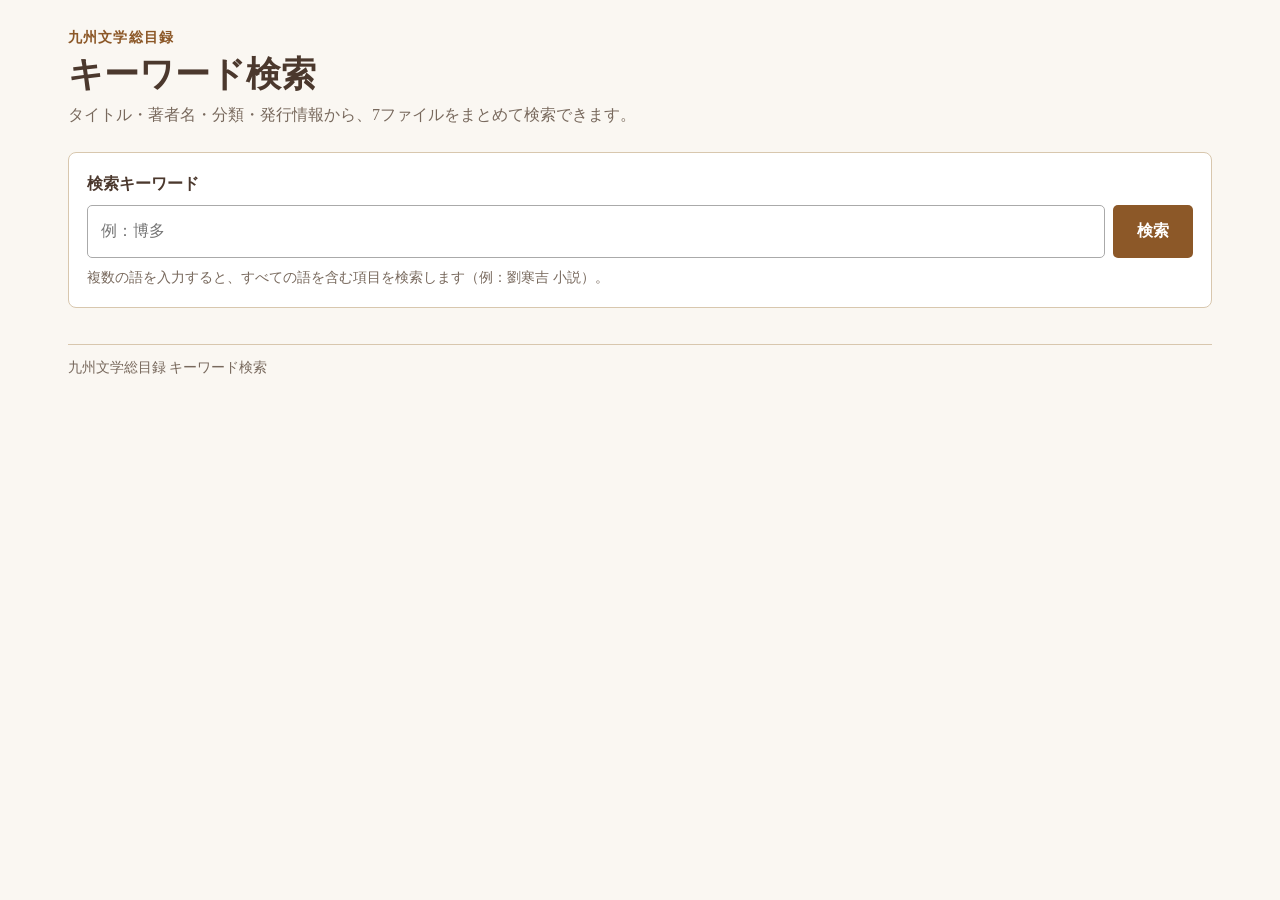
<file: kensaku.html>
<!DOCTYPE html>
<html lang="ja">
<head>
<meta charset="UTF-8">
<meta name="viewport" content="width=device-width, initial-scale=1">
<title>九州文学総目録 キーワード検索</title>
<link rel="stylesheet" href="catalog-search.css">
</head>
<body>
<main class="page">
  <header class="site-header">
    <p class="eyebrow">九州文学総目録</p>
    <h1>キーワード検索</h1>
    <p class="intro">タイトル・著者名・分類・発行情報から、7ファイルをまとめて検索できます。</p>
  </header>

  <form id="search-form" class="search-form">
    <label for="keyword">検索キーワード</label>
    <div class="search-line">
      <input id="keyword" name="keyword" type="search" placeholder="例：博多" autocomplete="off">
      <button type="submit">検索</button>
    </div>
    <p class="help">複数の語を入力すると、すべての語を含む項目を検索します（例：劉寒吉 小説）。</p>
  </form>

  <div id="status" class="status" role="status" aria-live="polite">検索語を入力して「検索」を押してください。</div>
  <div id="results"></div>
  <footer>九州文学総目録 キーワード検索</footer>
</main>
<script src="catalog-search.js"></script>
</body>
</html>
</file>
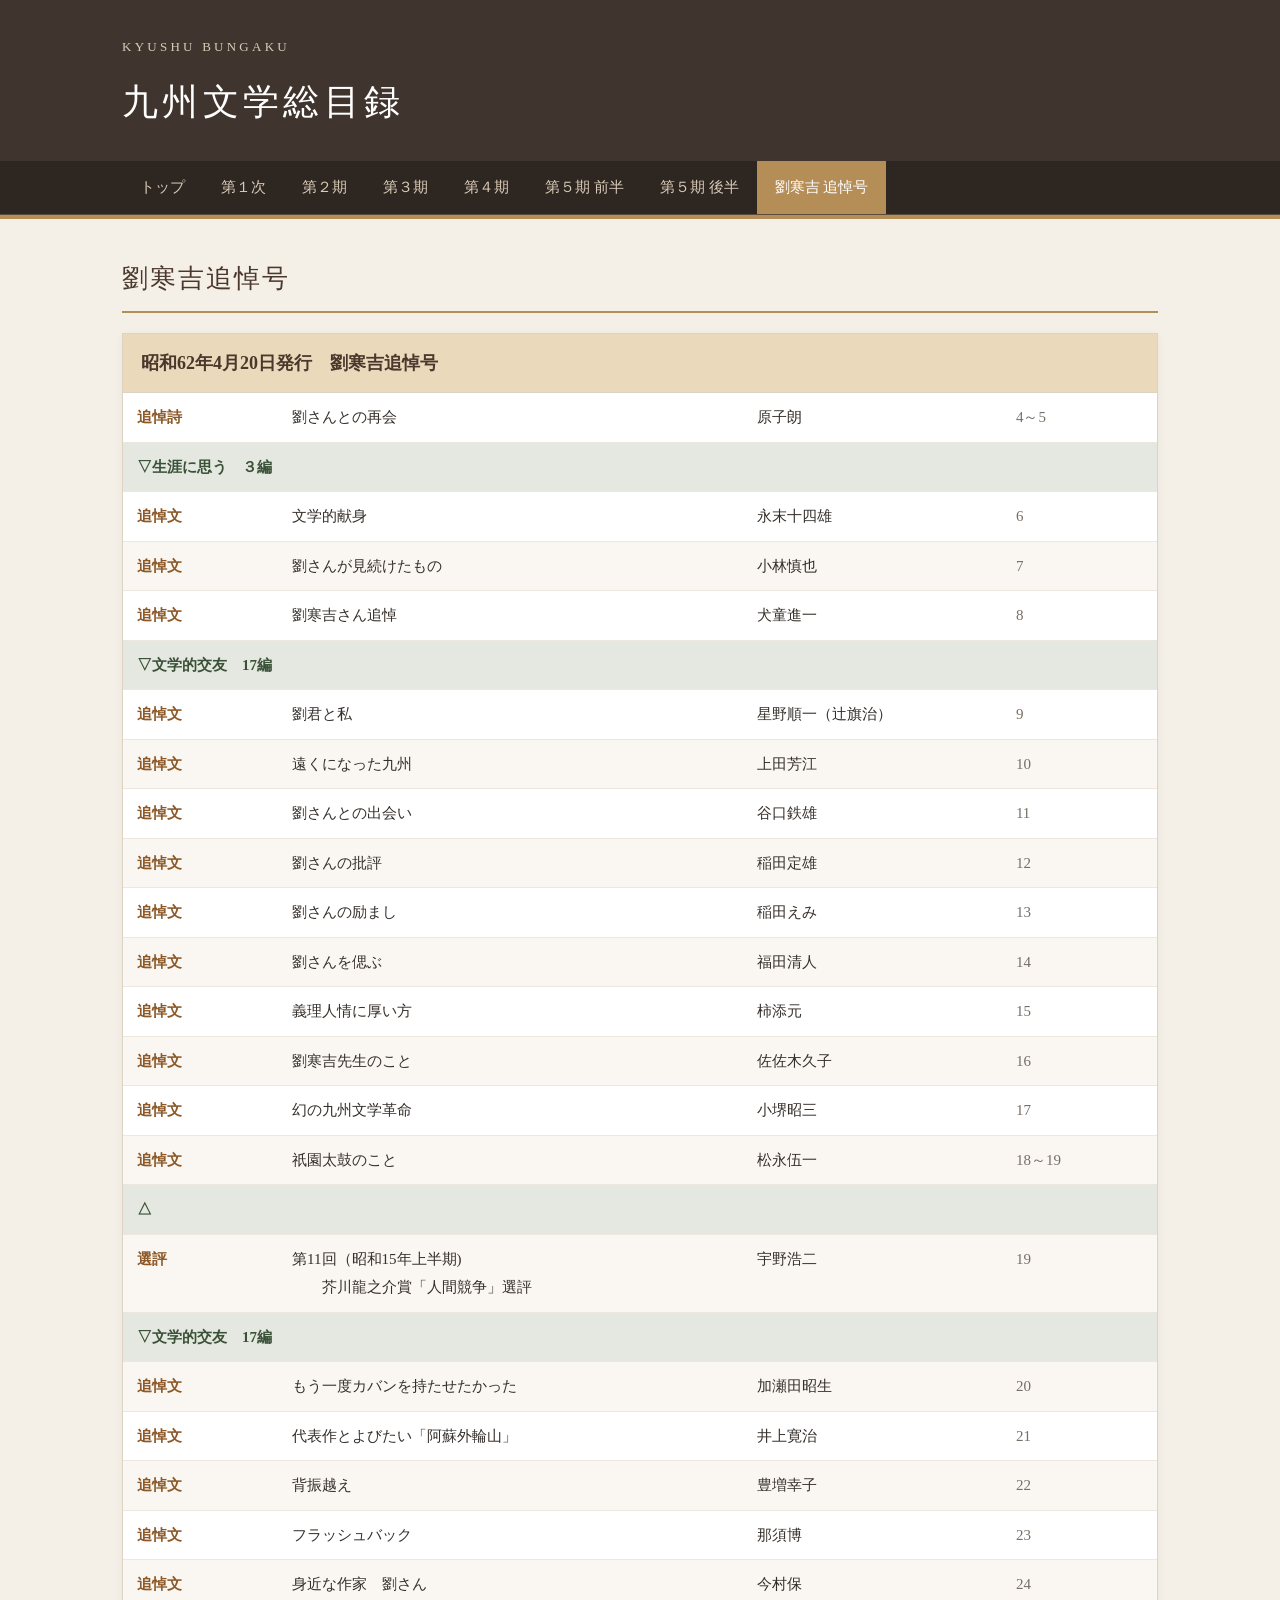
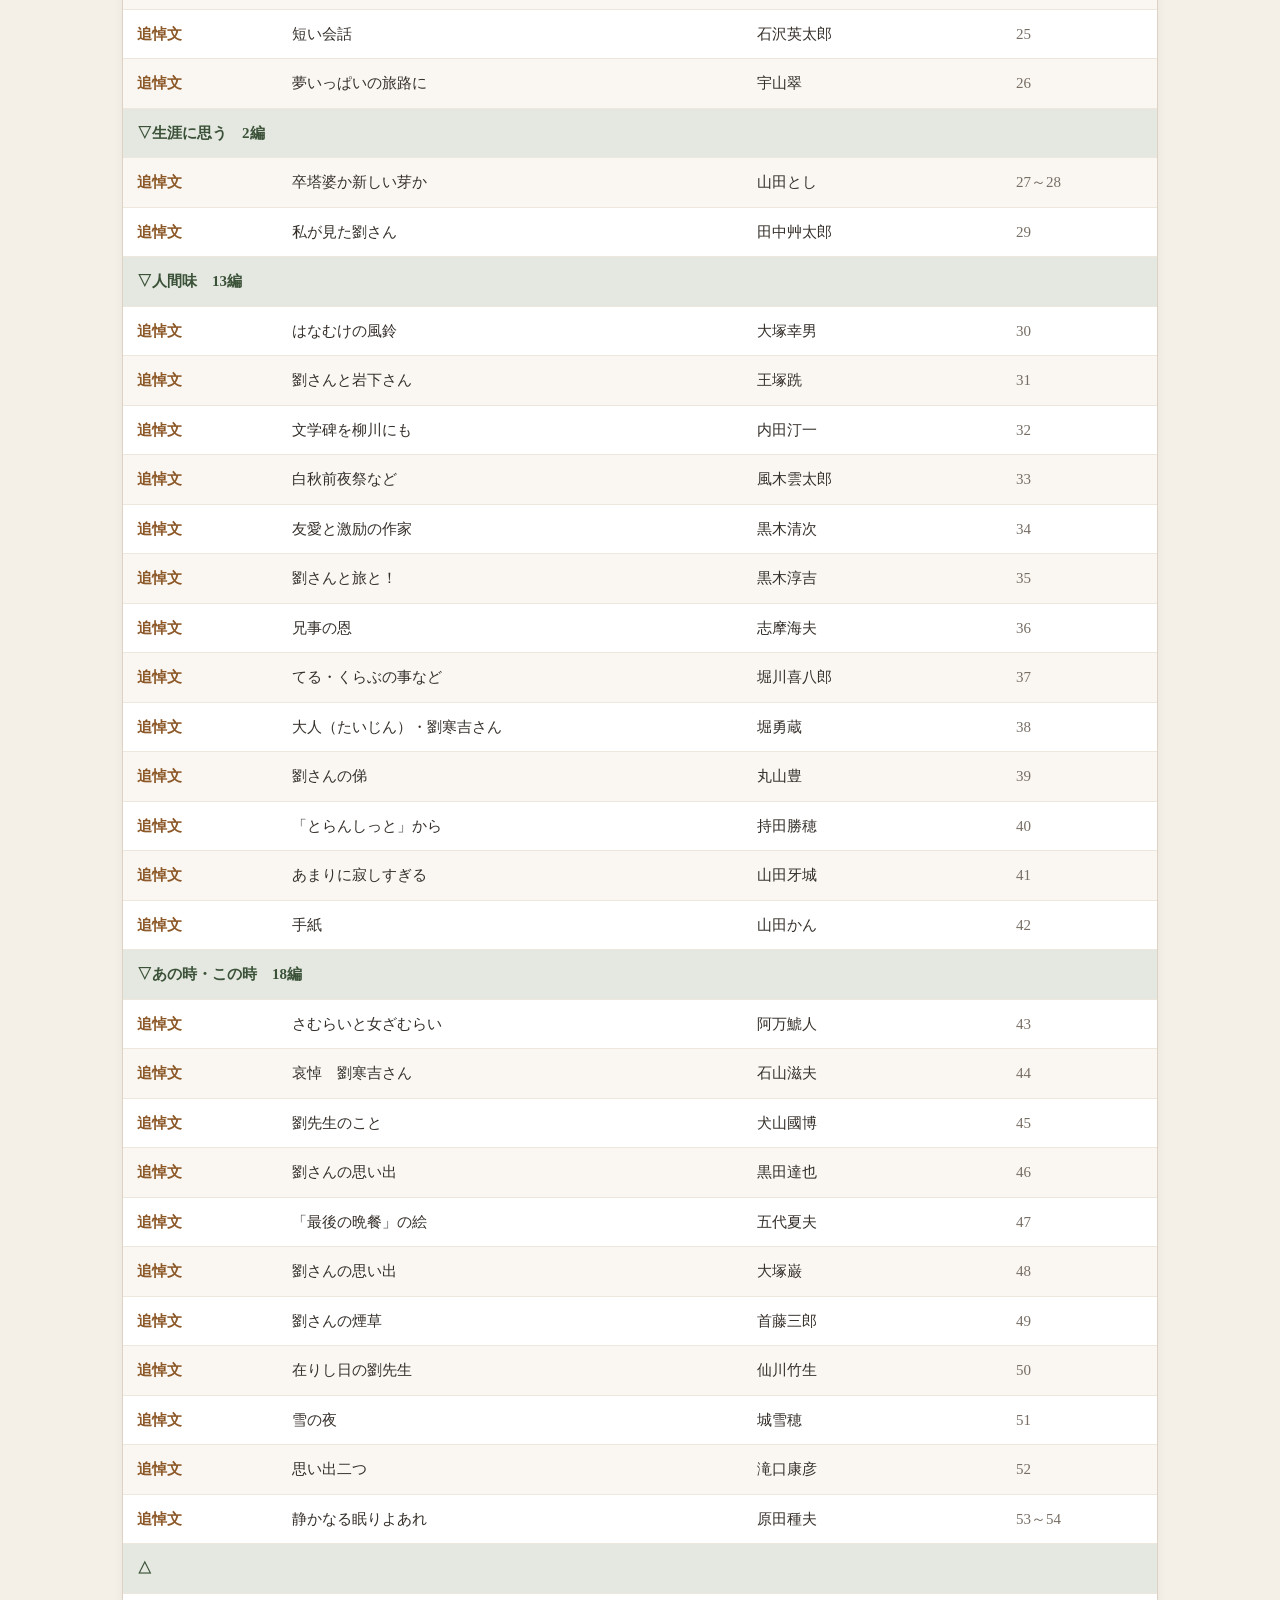
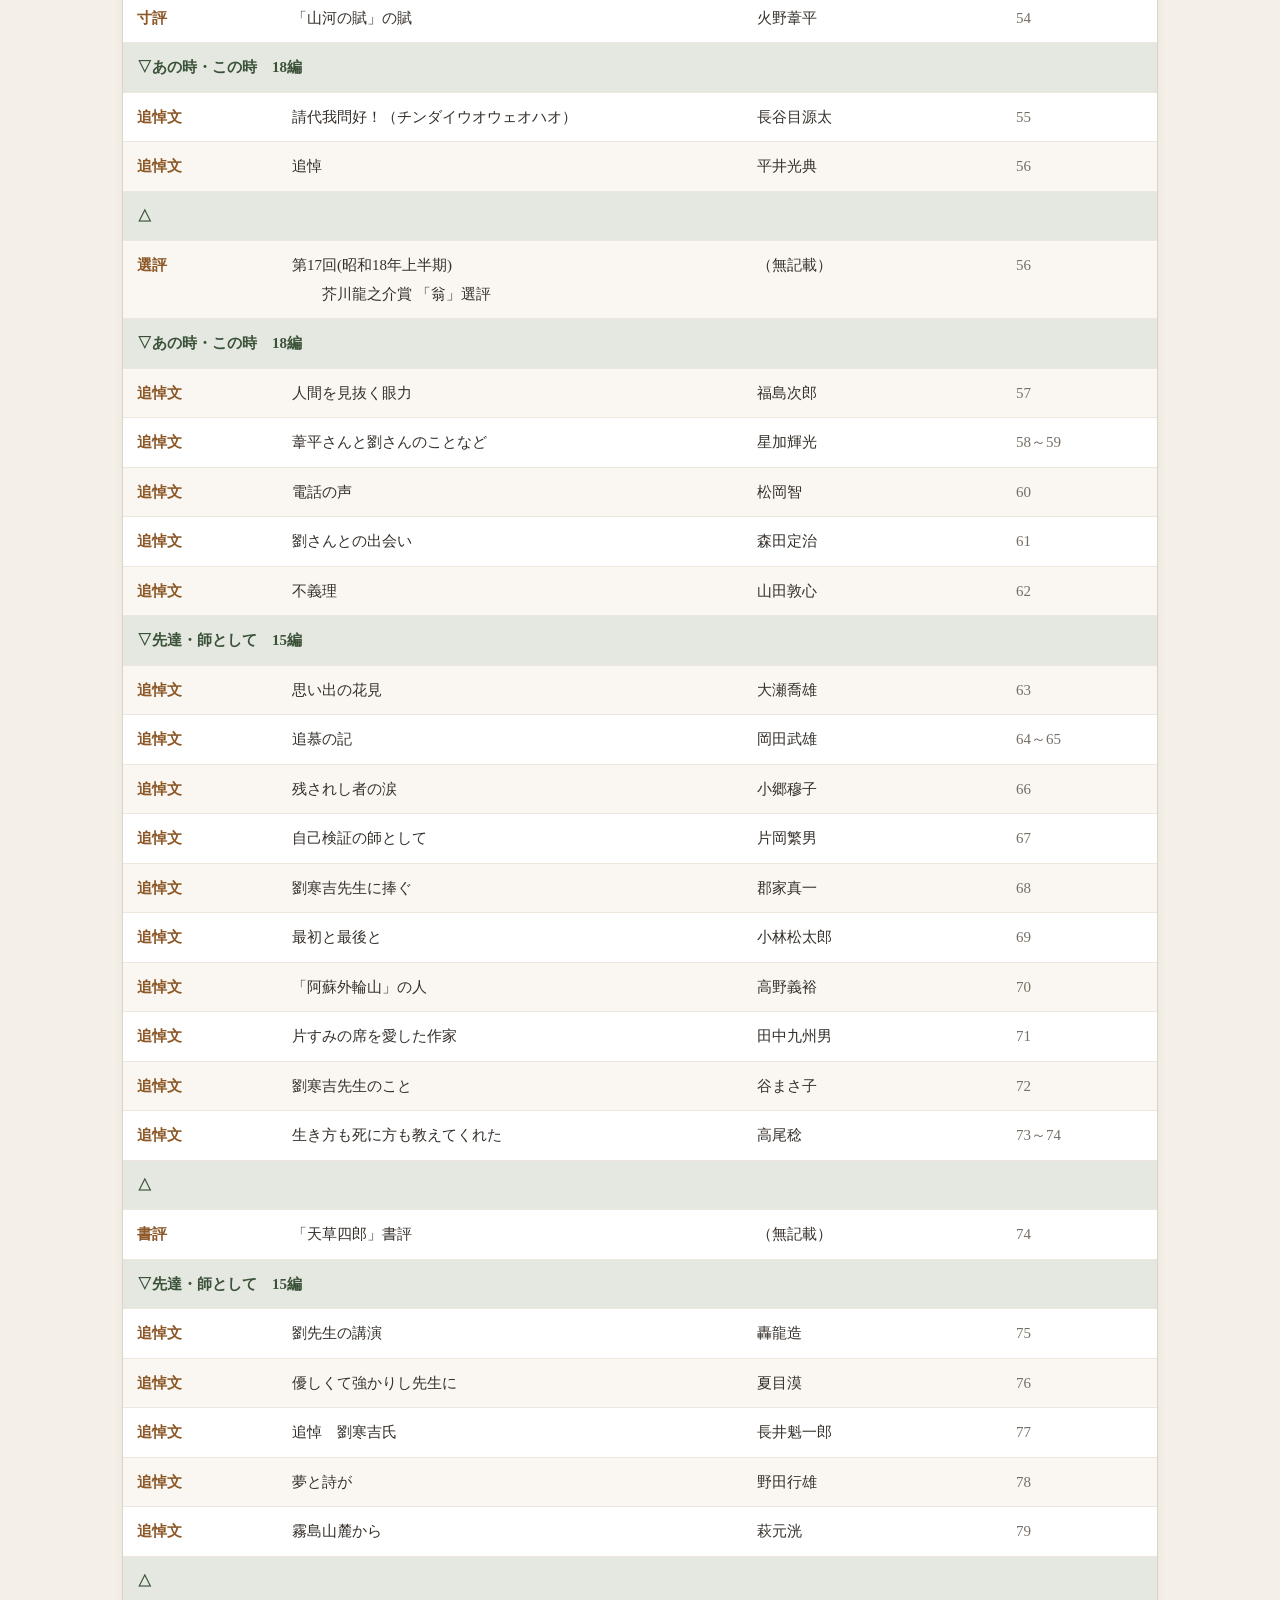
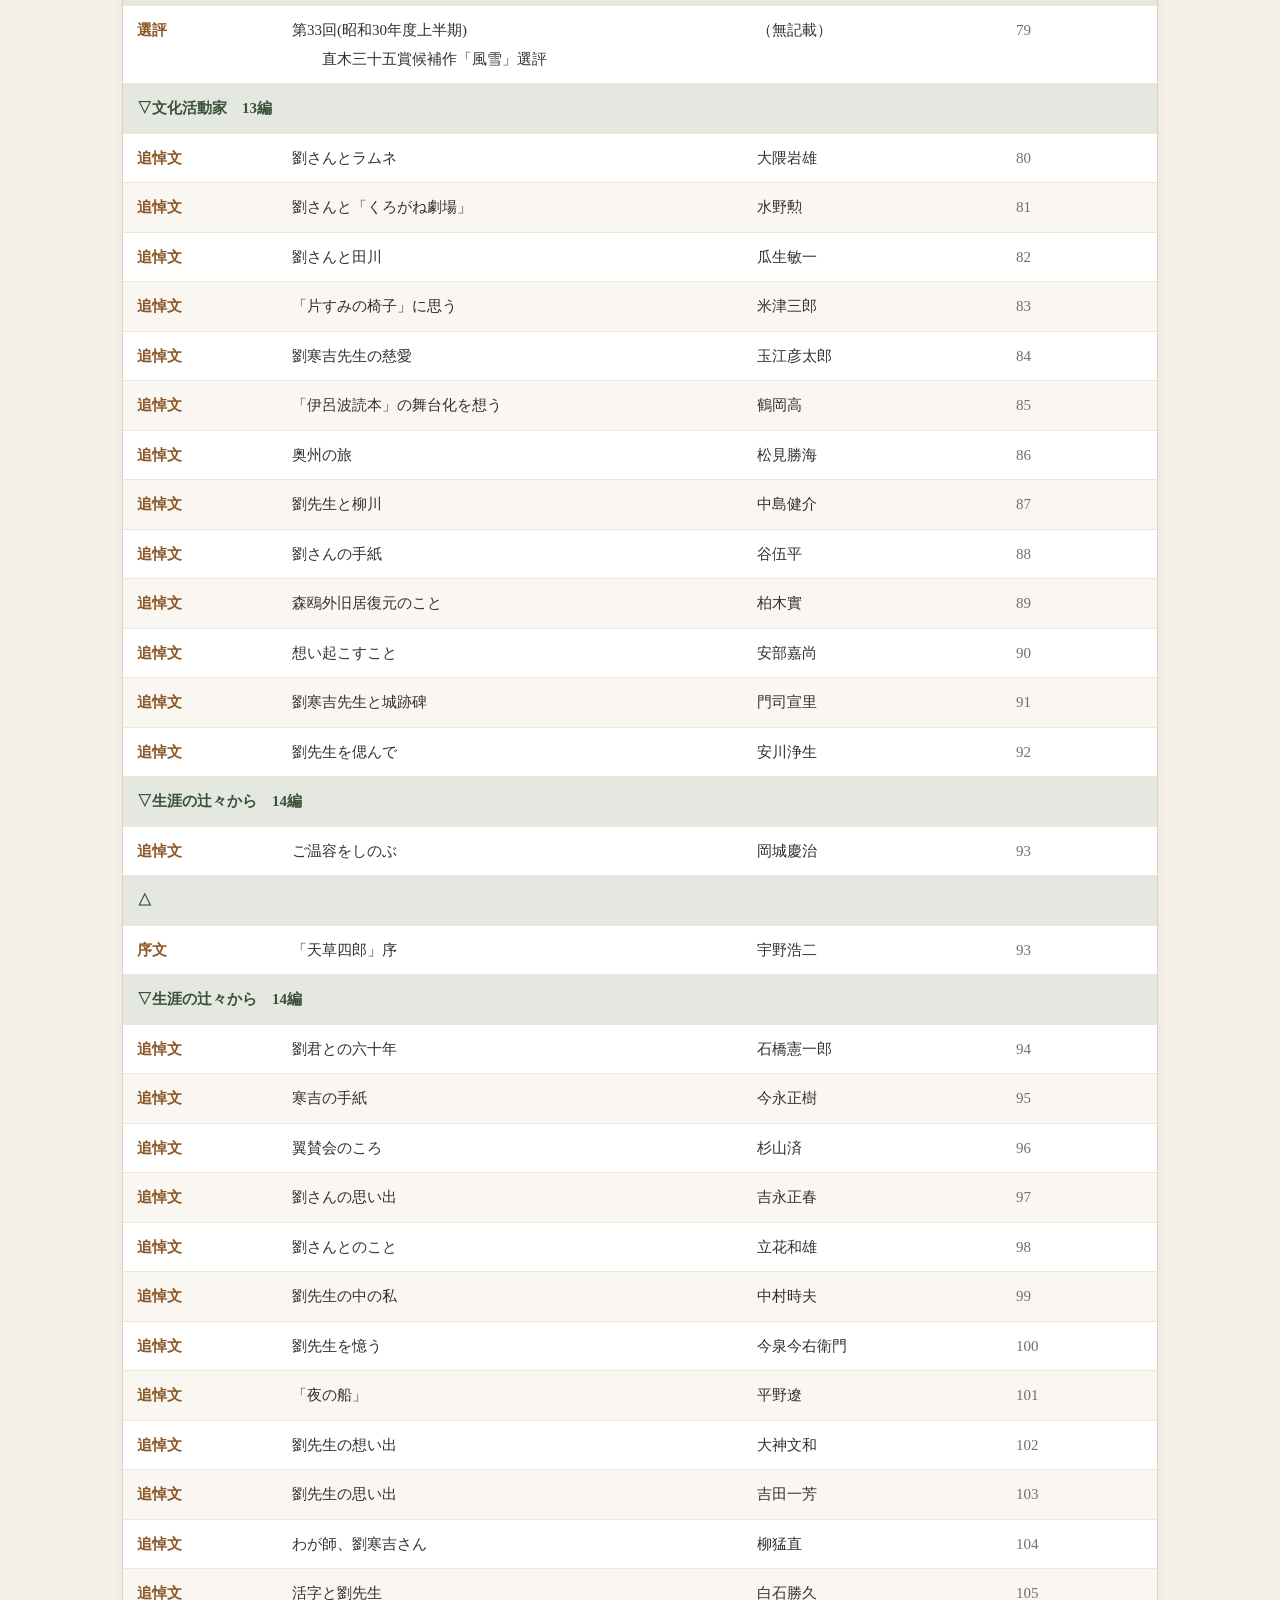
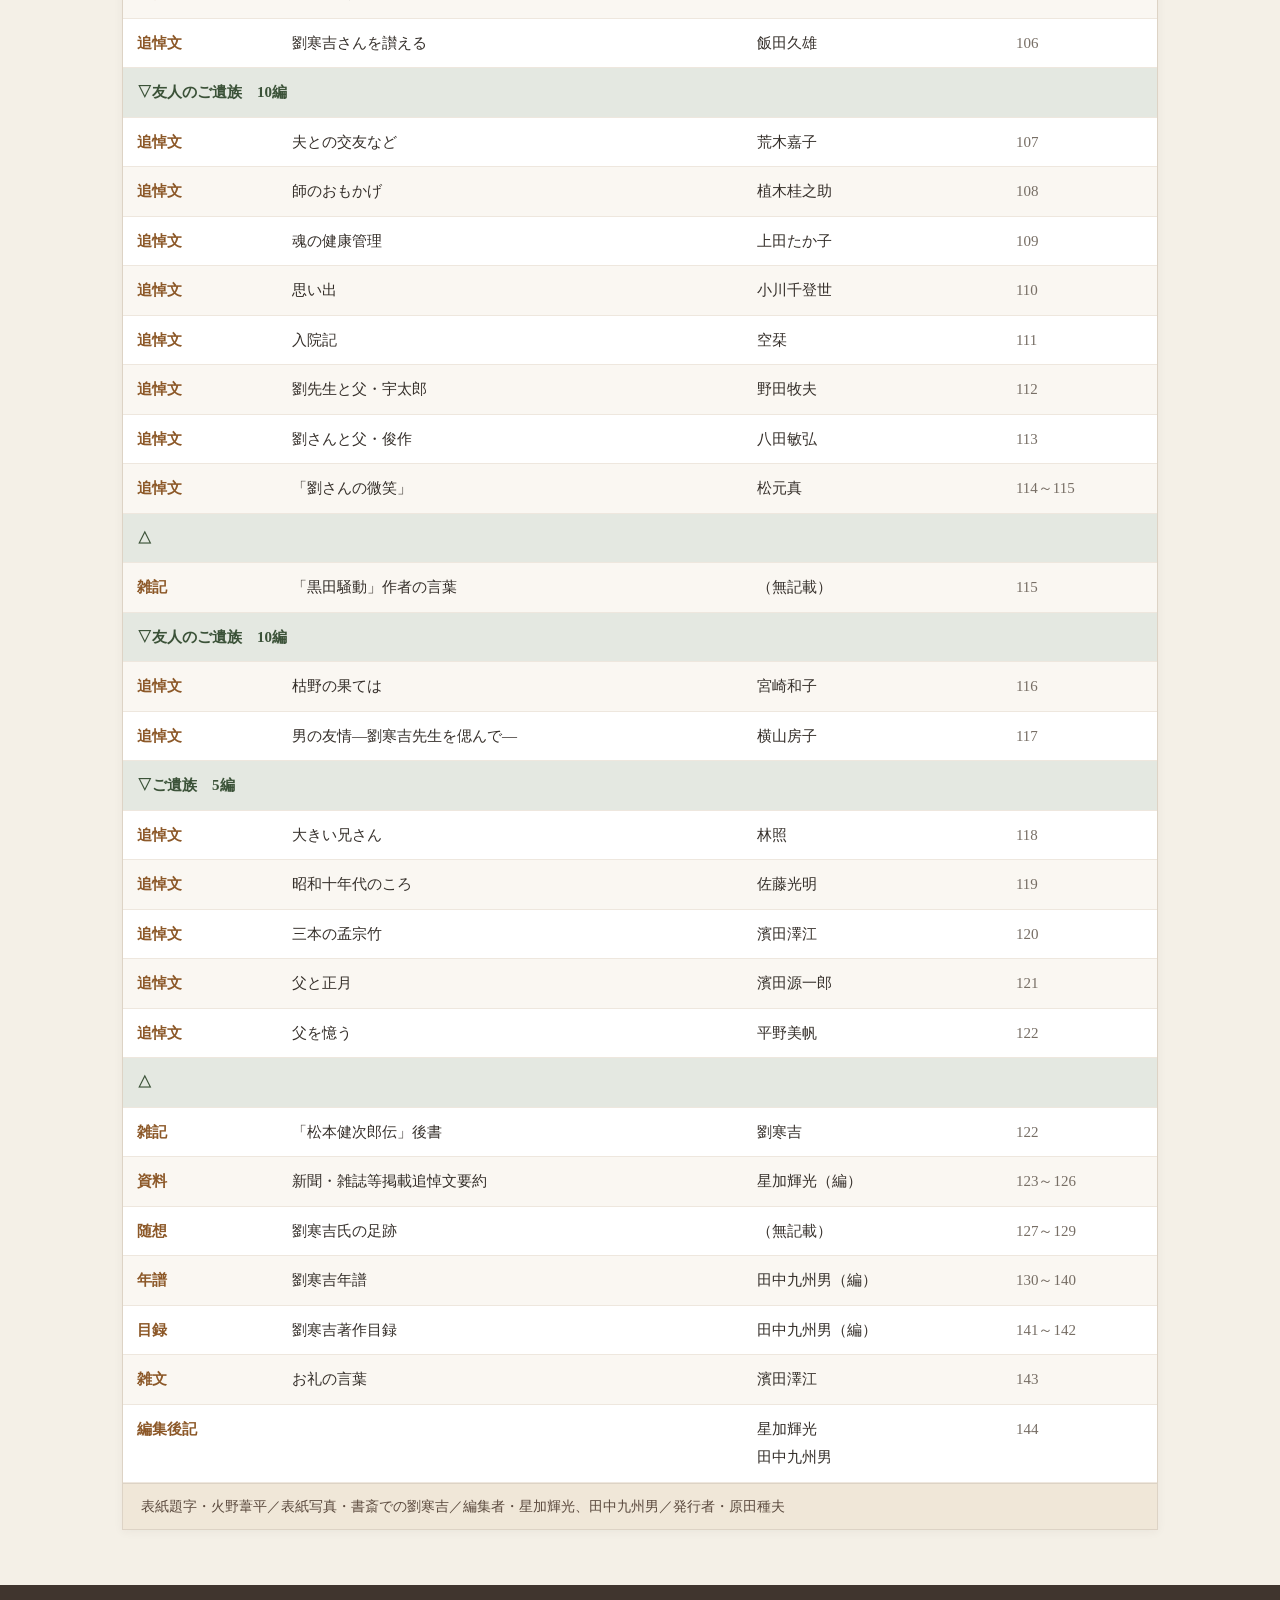
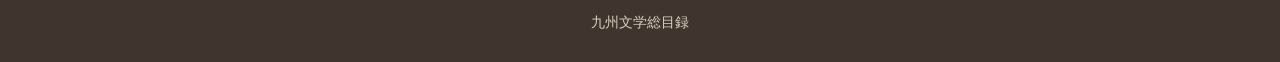
<file: ryu.html>
<!DOCTYPE html>
<html lang="ja">
<head>
<meta charset="UTF-8">
<meta name="viewport" content="width=device-width, initial-scale=1.0">
<meta name="description" content="劉寒吉追悼号 目録 - 九州文学総目録">
<meta name="keywords" content="九州文学,総目録,劉寒吉,追悼号">
<title>劉寒吉追悼号 - 九州文学総目録</title>
<style>
* { box-sizing: border-box; }
html { scroll-behavior: smooth; }
body {
  margin: 0;
  background: #f4f0e7;
  color: #352f2a;
  font-family: "Yu Mincho", "Hiragino Mincho ProN", "MS PMincho", serif;
  line-height: 1.9;
  font-size: 16px;
}
a { color: #5b4030; text-decoration: none; }
a:hover { text-decoration: underline; }

.wrap { max-width: 1080px; margin: auto; padding: 0 22px; }

/* ヘッダー */
header {
  background: #40352e;
  color: #fff;
  border-bottom: 4px solid #b58d57;
}
.header-inner { padding: 35px 22px 25px; }
.kicker { font-size: 13px; letter-spacing: .25em; color: #d9cbb8; margin-bottom: 8px; }
h1 { margin: 0; font-size: 36px; font-weight: normal; letter-spacing: .12em; }
h1 a { color: #fff; text-decoration: none; }

/* ナビゲーションメニュー */
nav {
  background: #2e2621;
  border-bottom: 1px solid #5b4a3e;
}
.nav-list {
  list-style: none;
  margin: 0;
  padding: 0;
  display: flex;
  flex-wrap: wrap;
}
.nav-list li { margin: 0; }
.nav-list a {
  display: block;
  padding: 12px 18px;
  color: #d9cbb8;
  font-size: 15px;
  transition: background 0.2s;
}
.nav-list a:hover, .nav-list a.active {
  background: #b58d57;
  color: #fff;
  text-decoration: none;
}

/* メインコンテンツ */
.page-title {
  margin: 35px 0 20px;
  font-size: 26px;
  font-weight: normal;
  color: #4b382d;
  letter-spacing: .08em;
  border-bottom: 2px solid #b58d57;
  padding-bottom: 8px;
}

/* 目録テーブルブロック */
.issue-block {
  background: #fff;
  border: 1px solid #ddd3c5;
  box-shadow: 0 2px 9px rgba(60,45,30,.05);
  margin-bottom: 35px;
  overflow: hidden;
}

.issue-header {
  background: #ead9bb;
  padding: 12px 18px;
  font-size: 18px;
  font-weight: bold;
  color: #4b382d;
  border-bottom: 1px solid #ddd3c5;
}

.catalog-table {
  width: 100%;
  border-collapse: collapse;
  font-size: 15px;
}

.catalog-table th, .catalog-table td {
  padding: 10px 14px;
  border-bottom: 1px solid #eee7de;
  text-align: left;
  vertical-align: top;
}

.catalog-table tr:nth-child(even) {
  background-color: #faf7f2;
}

.col-genre { width: 15%; color: #8c5828; font-weight: bold; white-space: nowrap; }
.col-title { width: 45%; }
.col-author { width: 25%; }
.col-page { width: 15%; text-align: right; color: #776e65; white-space: nowrap; }

.issue-footer {
  background: #f0e7d8;
  padding: 10px 18px;
  font-size: 13.5px;
  color: #5b4a3e;
  border-top: 1px solid #ddd3c5;
}

.sub-header-row {
  background: #e4e8e1 !important;
  font-weight: bold;
  color: #3b5238;
}

/* フッター */
footer {
  margin-top: 55px;
  background: #40352e;
  color: #d9cdbd;
  padding: 25px 0;
  font-size: 14px;
  text-align: center;
}

@media(max-width:700px) {
  .wrap { padding: 0 12px; }
  .header-inner { padding: 25px 12px; }
  h1 { font-size: 26px; }
  .nav-list a { padding: 10px 12px; font-size: 14px; }
  .catalog-table th, .catalog-table td { padding: 8px 10px; font-size: 14px; }
  .col-genre { width: 22%; }
  .col-title { width: 43%; }
  .col-author { width: 23%; }
  .col-page { width: 12%; }
}
</style>
</head>
<body>

<header>
  <div class="wrap header-inner">
    <div class="kicker">KYUSHU BUNGAKU</div>
    <h1><a href="index.html">九州文学総目録</a></h1>
  </div>
  <nav>
    <div class="wrap">
      <ul class="nav-list">
        <li><a href="index.html">トップ</a></li>
        <li><a href="dai1.html">第１次</a></li>
        <li><a href="dai2.html">第２期</a></li>
        <li><a href="dai3.html">第３期</a></li>
        <li><a href="dai4.html">第４期</a></li>
        <li><a href="dai501.html">第５期 前半</a></li>
        <li><a href="dai502.html">第５期 後半</a></li>
        <li><a href="ryu.html" class="active">劉寒吉 追悼号</a></li>
      </ul>
    </div>
  </nav>
</header>

<main class="wrap">

  <h2 class="page-title">劉寒吉追悼号</h2>

  <div class="issue-block">
    <div class="issue-header">昭和62年4月20日発行　劉寒吉追悼号</div>
    <table class="catalog-table">
      <tbody>
        <tr><td class="col-genre">追悼詩</td><td class="col-title">劉さんとの再会</td><td class="col-author">原子朗</td><td class="col-page">4～5</td></tr>
        <tr class="sub-header-row"><td colspan="4">▽生涯に思う　３編</td></tr>
        <tr><td class="col-genre">追悼文</td><td class="col-title">文学的献身</td><td class="col-author">永末十四雄</td><td class="col-page">6</td></tr>
        <tr><td class="col-genre">追悼文</td><td class="col-title">劉さんが見続けたもの</td><td class="col-author">小林慎也</td><td class="col-page">7</td></tr>
        <tr><td class="col-genre">追悼文</td><td class="col-title">劉寒吉さん追悼</td><td class="col-author">犬童進一</td><td class="col-page">8</td></tr>
        <tr class="sub-header-row"><td colspan="4">▽文学的交友　17編</td></tr>
        <tr><td class="col-genre">追悼文</td><td class="col-title">劉君と私</td><td class="col-author">星野順一（辻旗治）</td><td class="col-page">9</td></tr>
        <tr><td class="col-genre">追悼文</td><td class="col-title">遠くになった九州</td><td class="col-author">上田芳江</td><td class="col-page">10</td></tr>
        <tr><td class="col-genre">追悼文</td><td class="col-title">劉さんとの出会い</td><td class="col-author">谷口鉄雄</td><td class="col-page">11</td></tr>
        <tr><td class="col-genre">追悼文</td><td class="col-title">劉さんの批評</td><td class="col-author">稲田定雄</td><td class="col-page">12</td></tr>
        <tr><td class="col-genre">追悼文</td><td class="col-title">劉さんの励まし</td><td class="col-author">稲田えみ</td><td class="col-page">13</td></tr>
        <tr><td class="col-genre">追悼文</td><td class="col-title">劉さんを偲ぶ</td><td class="col-author">福田清人</td><td class="col-page">14</td></tr>
        <tr><td class="col-genre">追悼文</td><td class="col-title">義理人情に厚い方</td><td class="col-author">柿添元</td><td class="col-page">15</td></tr>
        <tr><td class="col-genre">追悼文</td><td class="col-title">劉寒吉先生のこと</td><td class="col-author">佐佐木久子</td><td class="col-page">16</td></tr>
        <tr><td class="col-genre">追悼文</td><td class="col-title">幻の九州文学革命</td><td class="col-author">小堺昭三</td><td class="col-page">17</td></tr>
        <tr><td class="col-genre">追悼文</td><td class="col-title">祇園太鼓のこと</td><td class="col-author">松永伍一</td><td class="col-page">18～19</td></tr>
        <tr class="sub-header-row"><td colspan="4">△</td></tr>
        <tr><td class="col-genre">選評</td><td class="col-title">第11回（昭和15年上半期)<br/>
      　　芥川龍之介賞「人間競争」選評</td><td class="col-author">宇野浩二</td><td class="col-page">19</td></tr>
        <tr class="sub-header-row"><td colspan="4">▽文学的交友　17編</td></tr>
        <tr><td class="col-genre">追悼文</td><td class="col-title">もう一度カバンを持たせたかった</td><td class="col-author">加瀬田昭生</td><td class="col-page">20</td></tr>
        <tr><td class="col-genre">追悼文</td><td class="col-title">代表作とよびたい「阿蘇外輪山」</td><td class="col-author">井上寛治</td><td class="col-page">21</td></tr>
        <tr><td class="col-genre">追悼文</td><td class="col-title">背振越え</td><td class="col-author">豊増幸子</td><td class="col-page">22</td></tr>
        <tr><td class="col-genre">追悼文</td><td class="col-title">フラッシュバック</td><td class="col-author">那須博</td><td class="col-page">23</td></tr>
        <tr><td class="col-genre">追悼文</td><td class="col-title">身近な作家　劉さん</td><td class="col-author">今村保</td><td class="col-page">24</td></tr>
        <tr><td class="col-genre">追悼文</td><td class="col-title">短い会話</td><td class="col-author">石沢英太郎</td><td class="col-page">25</td></tr>
        <tr><td class="col-genre">追悼文</td><td class="col-title">夢いっぱいの旅路に</td><td class="col-author">宇山翠</td><td class="col-page">26</td></tr>
        <tr class="sub-header-row"><td colspan="4">▽生涯に思う　2編</td></tr>
        <tr><td class="col-genre">追悼文</td><td class="col-title">卒塔婆か新しい芽か</td><td class="col-author">山田とし</td><td class="col-page">27～28</td></tr>
        <tr><td class="col-genre">追悼文</td><td class="col-title">私が見た劉さん</td><td class="col-author">田中艸太郎</td><td class="col-page">29</td></tr>
        <tr class="sub-header-row"><td colspan="4">▽人間味　13編</td></tr>
        <tr><td class="col-genre">追悼文</td><td class="col-title">はなむけの風鈴</td><td class="col-author">大塚幸男</td><td class="col-page">30</td></tr>
        <tr><td class="col-genre">追悼文</td><td class="col-title">劉さんと岩下さん</td><td class="col-author">王塚跣</td><td class="col-page">31</td></tr>
        <tr><td class="col-genre">追悼文</td><td class="col-title">文学碑を柳川にも</td><td class="col-author">内田汀一</td><td class="col-page">32</td></tr>
        <tr><td class="col-genre">追悼文</td><td class="col-title">白秋前夜祭など</td><td class="col-author">風木雲太郎</td><td class="col-page">33</td></tr>
        <tr><td class="col-genre">追悼文</td><td class="col-title">友愛と激励の作家</td><td class="col-author">黒木清次</td><td class="col-page">34</td></tr>
        <tr><td class="col-genre">追悼文</td><td class="col-title">劉さんと旅と！</td><td class="col-author">黒木淳吉</td><td class="col-page">35</td></tr>
        <tr><td class="col-genre">追悼文</td><td class="col-title">兄事の恩</td><td class="col-author">志摩海夫</td><td class="col-page">36</td></tr>
        <tr><td class="col-genre">追悼文</td><td class="col-title">てる・くらぶの事など</td><td class="col-author">堀川喜八郎</td><td class="col-page">37</td></tr>
        <tr><td class="col-genre">追悼文</td><td class="col-title">大人（たいじん）・劉寒吉さん</td><td class="col-author">堀勇蔵</td><td class="col-page">38</td></tr>
        <tr><td class="col-genre">追悼文</td><td class="col-title">劉さんの俤</td><td class="col-author">丸山豊</td><td class="col-page">39</td></tr>
        <tr><td class="col-genre">追悼文</td><td class="col-title">「とらんしっと」から</td><td class="col-author">持田勝穂</td><td class="col-page">40</td></tr>
        <tr><td class="col-genre">追悼文</td><td class="col-title">あまりに寂しすぎる</td><td class="col-author">山田牙城</td><td class="col-page">41</td></tr>
        <tr><td class="col-genre">追悼文</td><td class="col-title">手紙</td><td class="col-author">山田かん</td><td class="col-page">42</td></tr>
        <tr class="sub-header-row"><td colspan="4">▽あの時・この時　18編</td></tr>
        <tr><td class="col-genre">追悼文</td><td class="col-title">さむらいと女ざむらい</td><td class="col-author">阿万鯱人</td><td class="col-page">43</td></tr>
        <tr><td class="col-genre">追悼文</td><td class="col-title">哀悼　劉寒吉さん</td><td class="col-author">石山滋夫</td><td class="col-page">44</td></tr>
        <tr><td class="col-genre">追悼文</td><td class="col-title">劉先生のこと</td><td class="col-author">犬山國博</td><td class="col-page">45</td></tr>
        <tr><td class="col-genre">追悼文</td><td class="col-title">劉さんの思い出</td><td class="col-author">黒田達也</td><td class="col-page">46</td></tr>
        <tr><td class="col-genre">追悼文</td><td class="col-title">「最後の晩餐」の絵</td><td class="col-author">五代夏夫</td><td class="col-page">47</td></tr>
        <tr><td class="col-genre">追悼文</td><td class="col-title">劉さんの思い出</td><td class="col-author">大塚巌</td><td class="col-page">48</td></tr>
        <tr><td class="col-genre">追悼文</td><td class="col-title">劉さんの煙草</td><td class="col-author">首藤三郎</td><td class="col-page">49</td></tr>
        <tr><td class="col-genre">追悼文</td><td class="col-title">在りし日の劉先生</td><td class="col-author">仙川竹生</td><td class="col-page">50</td></tr>
        <tr><td class="col-genre">追悼文</td><td class="col-title">雪の夜</td><td class="col-author">城雪穂</td><td class="col-page">51</td></tr>
        <tr><td class="col-genre">追悼文</td><td class="col-title">思い出二つ</td><td class="col-author">滝口康彦</td><td class="col-page">52</td></tr>
        <tr><td class="col-genre">追悼文</td><td class="col-title">静かなる眠りよあれ</td><td class="col-author">原田種夫</td><td class="col-page">53～54</td></tr>
        <tr class="sub-header-row"><td colspan="4">△</td></tr>
        <tr><td class="col-genre">寸評</td><td class="col-title">「山河の賦」の賦</td><td class="col-author">火野葦平</td><td class="col-page">54</td></tr>
        <tr class="sub-header-row"><td colspan="4">▽あの時・この時　18編</td></tr>
        <tr><td class="col-genre">追悼文</td><td class="col-title">請代我問好！（チンダイウオウェオハオ）</td><td class="col-author">長谷目源太</td><td class="col-page">55</td></tr>
        <tr><td class="col-genre">追悼文</td><td class="col-title">追悼</td><td class="col-author">平井光典</td><td class="col-page">56</td></tr>
        <tr class="sub-header-row"><td colspan="4">△</td></tr>
        <tr><td class="col-genre">選評</td><td class="col-title">第17回(昭和18年上半期)<br/>
      　　芥川龍之介賞 「翁」選評</td><td class="col-author">（無記載）</td><td class="col-page">56</td></tr>
        <tr class="sub-header-row"><td colspan="4">▽あの時・この時　18編</td></tr>
        <tr><td class="col-genre">追悼文</td><td class="col-title">人間を見抜く眼力</td><td class="col-author">福島次郎</td><td class="col-page">57</td></tr>
        <tr><td class="col-genre">追悼文</td><td class="col-title">葦平さんと劉さんのことなど</td><td class="col-author">星加輝光</td><td class="col-page">58～59</td></tr>
        <tr><td class="col-genre">追悼文</td><td class="col-title">電話の声</td><td class="col-author">松岡智</td><td class="col-page">60</td></tr>
        <tr><td class="col-genre">追悼文</td><td class="col-title">劉さんとの出会い</td><td class="col-author">森田定治</td><td class="col-page">61</td></tr>
        <tr><td class="col-genre">追悼文</td><td class="col-title">不義理</td><td class="col-author">山田敦心</td><td class="col-page">62</td></tr>
        <tr class="sub-header-row"><td colspan="4">▽先達・師として　15編</td></tr>
        <tr><td class="col-genre">追悼文</td><td class="col-title">思い出の花見</td><td class="col-author">大瀬喬雄</td><td class="col-page">63</td></tr>
        <tr><td class="col-genre">追悼文</td><td class="col-title">追慕の記</td><td class="col-author">岡田武雄</td><td class="col-page">64～65</td></tr>
        <tr><td class="col-genre">追悼文</td><td class="col-title">残されし者の涙</td><td class="col-author">小郷穆子</td><td class="col-page">66</td></tr>
        <tr><td class="col-genre">追悼文</td><td class="col-title">自己検証の師として</td><td class="col-author">片岡繁男</td><td class="col-page">67</td></tr>
        <tr><td class="col-genre">追悼文</td><td class="col-title">劉寒吉先生に捧ぐ</td><td class="col-author">郡家真一</td><td class="col-page">68</td></tr>
        <tr><td class="col-genre">追悼文</td><td class="col-title">最初と最後と</td><td class="col-author">小林松太郎</td><td class="col-page">69</td></tr>
        <tr><td class="col-genre">追悼文</td><td class="col-title">「阿蘇外輪山」の人</td><td class="col-author">高野義裕</td><td class="col-page">70</td></tr>
        <tr><td class="col-genre">追悼文</td><td class="col-title">片すみの席を愛した作家</td><td class="col-author">田中九州男</td><td class="col-page">71</td></tr>
        <tr><td class="col-genre">追悼文</td><td class="col-title">劉寒吉先生のこと</td><td class="col-author">谷まさ子</td><td class="col-page">72</td></tr>
        <tr><td class="col-genre">追悼文</td><td class="col-title">生き方も死に方も教えてくれた</td><td class="col-author">高尾稔</td><td class="col-page">73～74</td></tr>
        <tr class="sub-header-row"><td colspan="4">△</td></tr>
        <tr><td class="col-genre">書評</td><td class="col-title">「天草四郎」書評</td><td class="col-author">（無記載）</td><td class="col-page">74</td></tr>
        <tr class="sub-header-row"><td colspan="4">▽先達・師として　15編</td></tr>
        <tr><td class="col-genre">追悼文</td><td class="col-title">劉先生の講演</td><td class="col-author">轟龍造</td><td class="col-page">75</td></tr>
        <tr><td class="col-genre">追悼文</td><td class="col-title">優しくて強かりし先生に</td><td class="col-author">夏目漠</td><td class="col-page">76</td></tr>
        <tr><td class="col-genre">追悼文</td><td class="col-title">追悼　劉寒吉氏</td><td class="col-author">長井魁一郎</td><td class="col-page">77</td></tr>
        <tr><td class="col-genre">追悼文</td><td class="col-title">夢と詩が</td><td class="col-author">野田行雄</td><td class="col-page">78</td></tr>
        <tr><td class="col-genre">追悼文</td><td class="col-title">霧島山麓から</td><td class="col-author">萩元洸</td><td class="col-page">79</td></tr>
        <tr class="sub-header-row"><td colspan="4">△</td></tr>
        <tr><td class="col-genre">選評</td><td class="col-title">第33回(昭和30年度上半期)<br/>
      　　直木三十五賞候補作「風雪」選評</td><td class="col-author">（無記載）</td><td class="col-page">79</td></tr>
        <tr class="sub-header-row"><td colspan="4">▽文化活動家　13編</td></tr>
        <tr><td class="col-genre">追悼文</td><td class="col-title">劉さんとラムネ</td><td class="col-author">大隈岩雄</td><td class="col-page">80</td></tr>
        <tr><td class="col-genre">追悼文</td><td class="col-title">劉さんと「くろがね劇場」</td><td class="col-author">水野勲</td><td class="col-page">81</td></tr>
        <tr><td class="col-genre">追悼文</td><td class="col-title">劉さんと田川</td><td class="col-author">瓜生敏一</td><td class="col-page">82</td></tr>
        <tr><td class="col-genre">追悼文</td><td class="col-title">「片すみの椅子」に思う</td><td class="col-author">米津三郎</td><td class="col-page">83</td></tr>
        <tr><td class="col-genre">追悼文</td><td class="col-title">劉寒吉先生の慈愛</td><td class="col-author">玉江彦太郎</td><td class="col-page">84</td></tr>
        <tr><td class="col-genre">追悼文</td><td class="col-title">「伊呂波読本」の舞台化を想う</td><td class="col-author">鶴岡高</td><td class="col-page">85</td></tr>
        <tr><td class="col-genre">追悼文</td><td class="col-title">奥州の旅</td><td class="col-author">松見勝海</td><td class="col-page">86</td></tr>
        <tr><td class="col-genre">追悼文</td><td class="col-title">劉先生と柳川</td><td class="col-author">中島健介</td><td class="col-page">87</td></tr>
        <tr><td class="col-genre">追悼文</td><td class="col-title">劉さんの手紙</td><td class="col-author">谷伍平</td><td class="col-page">88</td></tr>
        <tr><td class="col-genre">追悼文</td><td class="col-title">森鴎外旧居復元のこと</td><td class="col-author">柏木實</td><td class="col-page">89</td></tr>
        <tr><td class="col-genre">追悼文</td><td class="col-title">想い起こすこと</td><td class="col-author">安部嘉尚</td><td class="col-page">90</td></tr>
        <tr><td class="col-genre">追悼文</td><td class="col-title">劉寒吉先生と城跡碑</td><td class="col-author">門司宣里</td><td class="col-page">91</td></tr>
        <tr><td class="col-genre">追悼文</td><td class="col-title">劉先生を偲んで</td><td class="col-author">安川浄生</td><td class="col-page">92</td></tr>
        <tr class="sub-header-row"><td colspan="4">▽生涯の辻々から　14編</td></tr>
        <tr><td class="col-genre">追悼文</td><td class="col-title">ご温容をしのぶ</td><td class="col-author">岡城慶治</td><td class="col-page">93</td></tr>
        <tr class="sub-header-row"><td colspan="4">△</td></tr>
        <tr><td class="col-genre">序文</td><td class="col-title">「天草四郎」序</td><td class="col-author">宇野浩二</td><td class="col-page">93</td></tr>
        <tr class="sub-header-row"><td colspan="4">▽生涯の辻々から　14編</td></tr>
        <tr><td class="col-genre">追悼文</td><td class="col-title">劉君との六十年</td><td class="col-author">石橋憲一郎</td><td class="col-page">94</td></tr>
        <tr><td class="col-genre">追悼文</td><td class="col-title">寒吉の手紙</td><td class="col-author">今永正樹</td><td class="col-page">95</td></tr>
        <tr><td class="col-genre">追悼文</td><td class="col-title">翼賛会のころ</td><td class="col-author">杉山済</td><td class="col-page">96</td></tr>
        <tr><td class="col-genre">追悼文</td><td class="col-title">劉さんの思い出</td><td class="col-author">吉永正春</td><td class="col-page">97</td></tr>
        <tr><td class="col-genre">追悼文</td><td class="col-title">劉さんとのこと</td><td class="col-author">立花和雄</td><td class="col-page">98</td></tr>
        <tr><td class="col-genre">追悼文</td><td class="col-title">劉先生の中の私</td><td class="col-author">中村時夫</td><td class="col-page">99</td></tr>
        <tr><td class="col-genre">追悼文</td><td class="col-title">劉先生を憶う</td><td class="col-author">今泉今右衛門</td><td class="col-page">100</td></tr>
        <tr><td class="col-genre">追悼文</td><td class="col-title">「夜の船」</td><td class="col-author">平野遼</td><td class="col-page">101</td></tr>
        <tr><td class="col-genre">追悼文</td><td class="col-title">劉先生の想い出</td><td class="col-author">大神文和</td><td class="col-page">102</td></tr>
        <tr><td class="col-genre">追悼文</td><td class="col-title">劉先生の思い出</td><td class="col-author">吉田一芳</td><td class="col-page">103</td></tr>
        <tr><td class="col-genre">追悼文</td><td class="col-title">わが師、劉寒吉さん</td><td class="col-author">柳猛直</td><td class="col-page">104</td></tr>
        <tr><td class="col-genre">追悼文</td><td class="col-title">活字と劉先生</td><td class="col-author">白石勝久</td><td class="col-page">105</td></tr>
        <tr><td class="col-genre">追悼文</td><td class="col-title">劉寒吉さんを讃える</td><td class="col-author">飯田久雄</td><td class="col-page">106</td></tr>
        <tr class="sub-header-row"><td colspan="4">▽友人のご遺族　10編</td></tr>
        <tr><td class="col-genre">追悼文</td><td class="col-title">夫との交友など</td><td class="col-author">荒木嘉子</td><td class="col-page">107</td></tr>
        <tr><td class="col-genre">追悼文</td><td class="col-title">師のおもかげ</td><td class="col-author">植木桂之助</td><td class="col-page">108</td></tr>
        <tr><td class="col-genre">追悼文</td><td class="col-title">魂の健康管理</td><td class="col-author">上田たか子</td><td class="col-page">109</td></tr>
        <tr><td class="col-genre">追悼文</td><td class="col-title">思い出</td><td class="col-author">小川千登世</td><td class="col-page">110</td></tr>
        <tr><td class="col-genre">追悼文</td><td class="col-title">入院記</td><td class="col-author">空栞</td><td class="col-page">111</td></tr>
        <tr><td class="col-genre">追悼文</td><td class="col-title">劉先生と父・宇太郎</td><td class="col-author">野田牧夫</td><td class="col-page">112</td></tr>
        <tr><td class="col-genre">追悼文</td><td class="col-title">劉さんと父・俊作</td><td class="col-author">八田敏弘</td><td class="col-page">113</td></tr>
        <tr><td class="col-genre">追悼文</td><td class="col-title">「劉さんの微笑」</td><td class="col-author">松元真</td><td class="col-page">114～115</td></tr>
        <tr class="sub-header-row"><td colspan="4">△</td></tr>
        <tr><td class="col-genre">雑記</td><td class="col-title">「黒田騒動」作者の言葉</td><td class="col-author">（無記載）</td><td class="col-page">115</td></tr>
        <tr class="sub-header-row"><td colspan="4">▽友人のご遺族　10編</td></tr>
        <tr><td class="col-genre">追悼文</td><td class="col-title">枯野の果ては</td><td class="col-author">宮崎和子</td><td class="col-page">116</td></tr>
        <tr><td class="col-genre">追悼文</td><td class="col-title">男の友情―劉寒吉先生を偲んで―</td><td class="col-author">横山房子</td><td class="col-page">117</td></tr>
        <tr class="sub-header-row"><td colspan="4">▽ご遺族　5編</td></tr>
        <tr><td class="col-genre">追悼文</td><td class="col-title">大きい兄さん</td><td class="col-author">林照</td><td class="col-page">118</td></tr>
        <tr><td class="col-genre">追悼文</td><td class="col-title">昭和十年代のころ</td><td class="col-author">佐藤光明</td><td class="col-page">119</td></tr>
        <tr><td class="col-genre">追悼文</td><td class="col-title">三本の孟宗竹</td><td class="col-author">濱田澤江</td><td class="col-page">120</td></tr>
        <tr><td class="col-genre">追悼文</td><td class="col-title">父と正月</td><td class="col-author">濱田源一郎</td><td class="col-page">121</td></tr>
        <tr><td class="col-genre">追悼文</td><td class="col-title">父を憶う</td><td class="col-author">平野美帆</td><td class="col-page">122</td></tr>
        <tr class="sub-header-row"><td colspan="4">△</td></tr>
        <tr><td class="col-genre">雑記</td><td class="col-title">「松本健次郎伝」後書</td><td class="col-author">劉寒吉</td><td class="col-page">122</td></tr>
        <tr><td class="col-genre">資料</td><td class="col-title">新聞・雑誌等掲載追悼文要約</td><td class="col-author">星加輝光（編）</td><td class="col-page">123～126</td></tr>
        <tr><td class="col-genre">随想</td><td class="col-title">劉寒吉氏の足跡</td><td class="col-author">（無記載）</td><td class="col-page">127～129</td></tr>
        <tr><td class="col-genre">年譜</td><td class="col-title">劉寒吉年譜</td><td class="col-author">田中九州男（編）</td><td class="col-page">130～140</td></tr>
        <tr><td class="col-genre">目録</td><td class="col-title">劉寒吉著作目録</td><td class="col-author">田中九州男（編）</td><td class="col-page">141～142</td></tr>
        <tr><td class="col-genre">雑文</td><td class="col-title">お礼の言葉</td><td class="col-author">濱田澤江</td><td class="col-page">143</td></tr>
        <tr><td class="col-genre">編集後記</td><td class="col-title"></td><td class="col-author">星加輝光<br/>
        田中九州男</td><td class="col-page">144</td></tr>
      </tbody>
    </table>
    <div class="issue-footer">表紙題字・火野葦平／表紙写真・書斎での劉寒吉／編集者・星加輝光、田中九州男／発行者・原田種夫</div>
  </div>

</main>

<footer>
  <div class="wrap">
    九州文学総目録
  </div>
</footer>

</body>
</html>
</file>
<file: catalog-search.css>
*{box-sizing:border-box}
:root{color-scheme:light;--ink:#4b382d;--muted:#78695d;--line:#d8c7ae;--head:#f4eadb;--accent:#8c5828}
body{margin:0;background:#faf7f2;color:var(--ink);font-family:"Yu Mincho","Hiragino Mincho ProN","MS PMincho",serif;line-height:1.65}
.page{max-width:1180px;margin:0 auto;padding:26px 18px 40px}
.site-header{margin-bottom:24px}.eyebrow{margin:0;color:var(--accent);font-size:.9rem;font-weight:700;letter-spacing:.08em}
h1{margin:2px 0 4px;font-size:clamp(1.65rem,4vw,2.2rem);line-height:1.3}
.intro{margin:0;color:var(--muted)}
.search-form{padding:18px;background:#fff;border:1px solid var(--line);border-radius:8px}
.search-form label{display:block;font-weight:700;margin-bottom:8px}
.search-line{display:flex;gap:8px}
input[type=search]{min-width:0;flex:1;padding:12px 13px;border:1px solid #aaa;border-radius:5px;font:inherit;background:white}
button{padding:11px 24px;border:0;border-radius:5px;background:var(--accent);color:white;font:inherit;font-weight:700;cursor:pointer}
button:hover{filter:brightness(1.12)}button:focus-visible,input:focus-visible{outline:3px solid #94c7ef;outline-offset:2px}
.help{margin:8px 0 0;color:var(--muted);font-size:.9rem}
.status{margin:20px 0 12px;font-weight:700}
.result-count{font-size:1.05rem}
.result-group{margin:0 0 26px}
.result-source{font-size:.9rem;color:var(--muted);margin:0 0 5px}
.issue-header{padding:9px 12px;background:#ead9bb;border:1px solid #d8c7ae;border-bottom:0;font-weight:700;font-family:inherit}
.table-wrap{overflow-x:auto;background:#fff}
.catalog-table{width:100%;border-collapse:collapse;table-layout:fixed;background:#fff;font-size:.94rem}
.catalog-table th,.catalog-table td{border:1px solid #d8c7ae;padding:7px 9px;vertical-align:top;text-align:left;overflow-wrap:anywhere}
.catalog-table th{background:var(--head);font-weight:700;white-space:nowrap}
.catalog-table .col-genre{width:105px;color:#8c5828;font-weight:700}
.catalog-table .col-title{width:auto}
.catalog-table .col-author{width:190px}
.catalog-table .col-page{width:80px;text-align:center;white-space:nowrap}
.catalog-table tbody tr:nth-child(even){background:#faf7f2}.catalog-table mark{background:#fff0a8;color:inherit;padding:0 1px}
.empty{padding:18px;background:#fff;border:1px solid var(--line);border-radius:6px}
footer{margin-top:36px;padding-top:12px;border-top:1px solid var(--line);font-size:.85rem;color:var(--muted)}
@media(max-width:650px){.page{padding:18px 10px 30px}.search-line{flex-direction:column}.search-line button{width:100%}.catalog-table{min-width:660px}.catalog-table .col-author{width:155px}}
</file>
